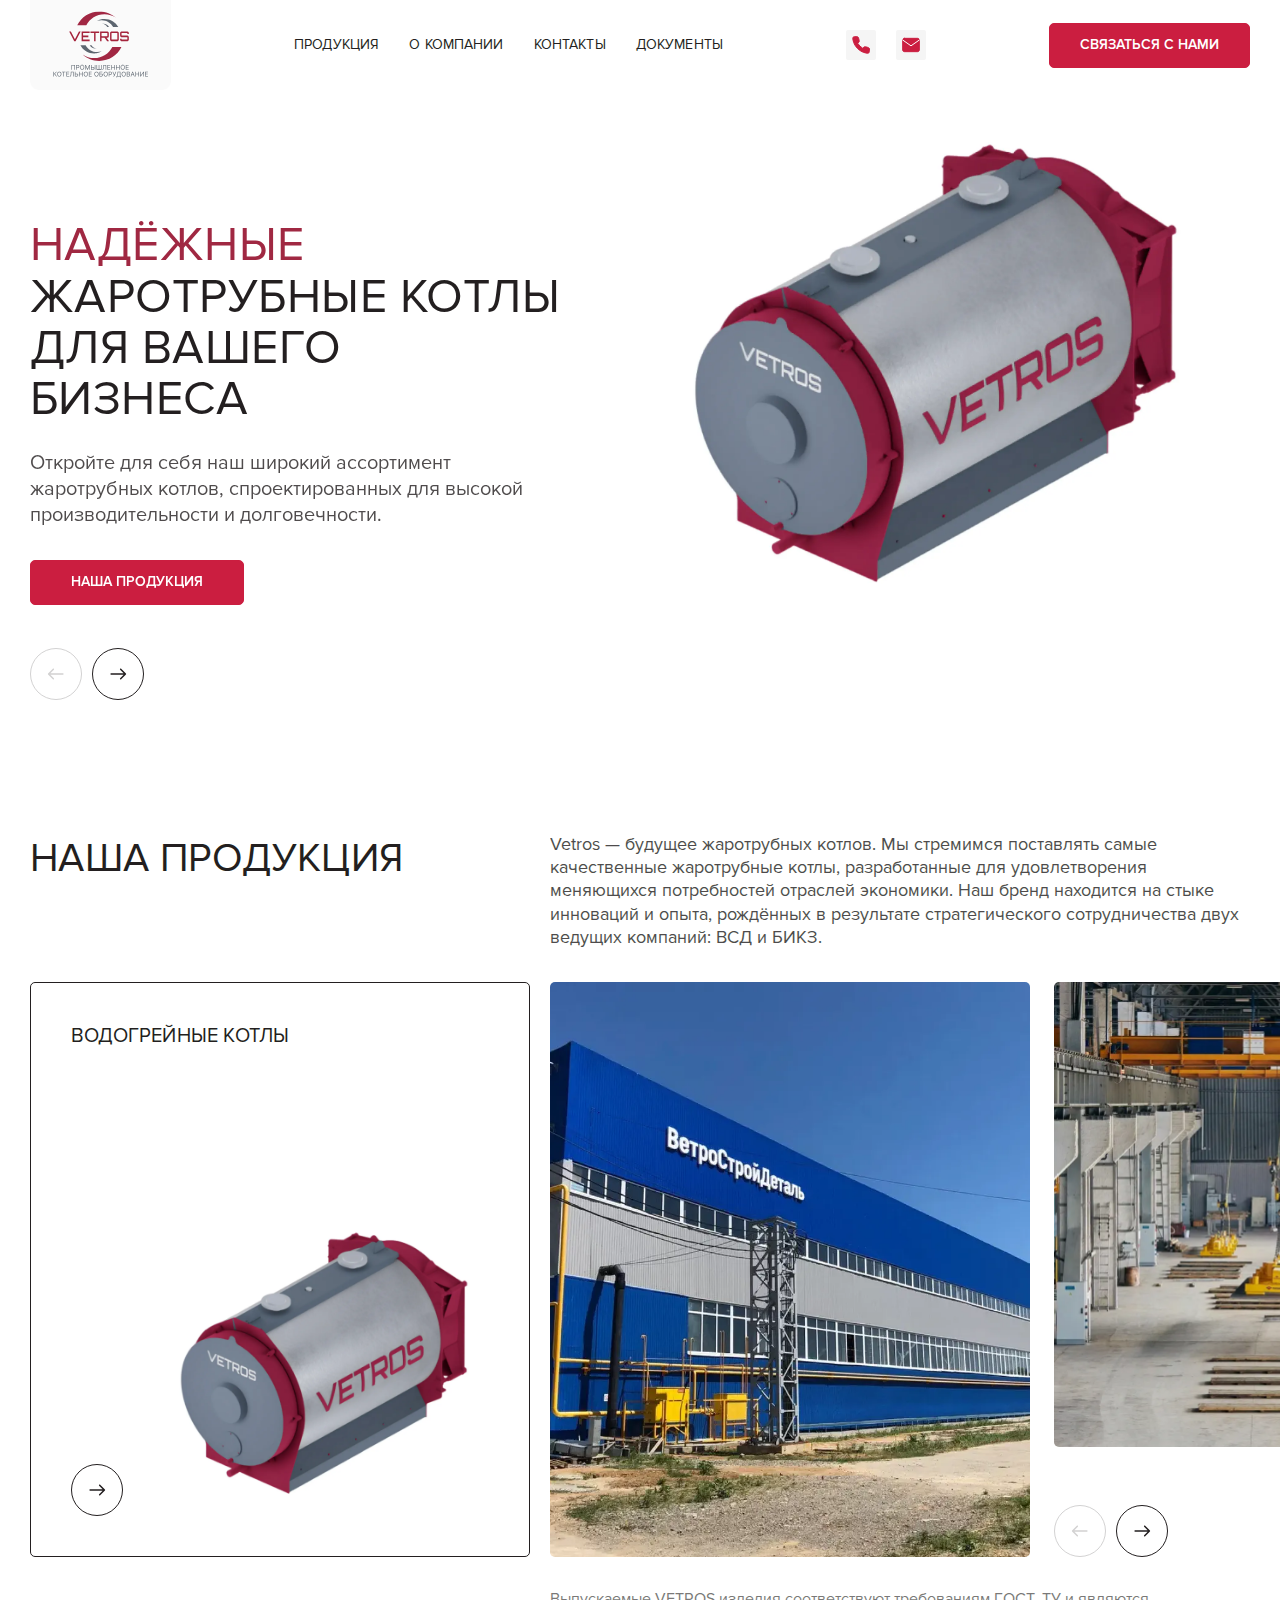
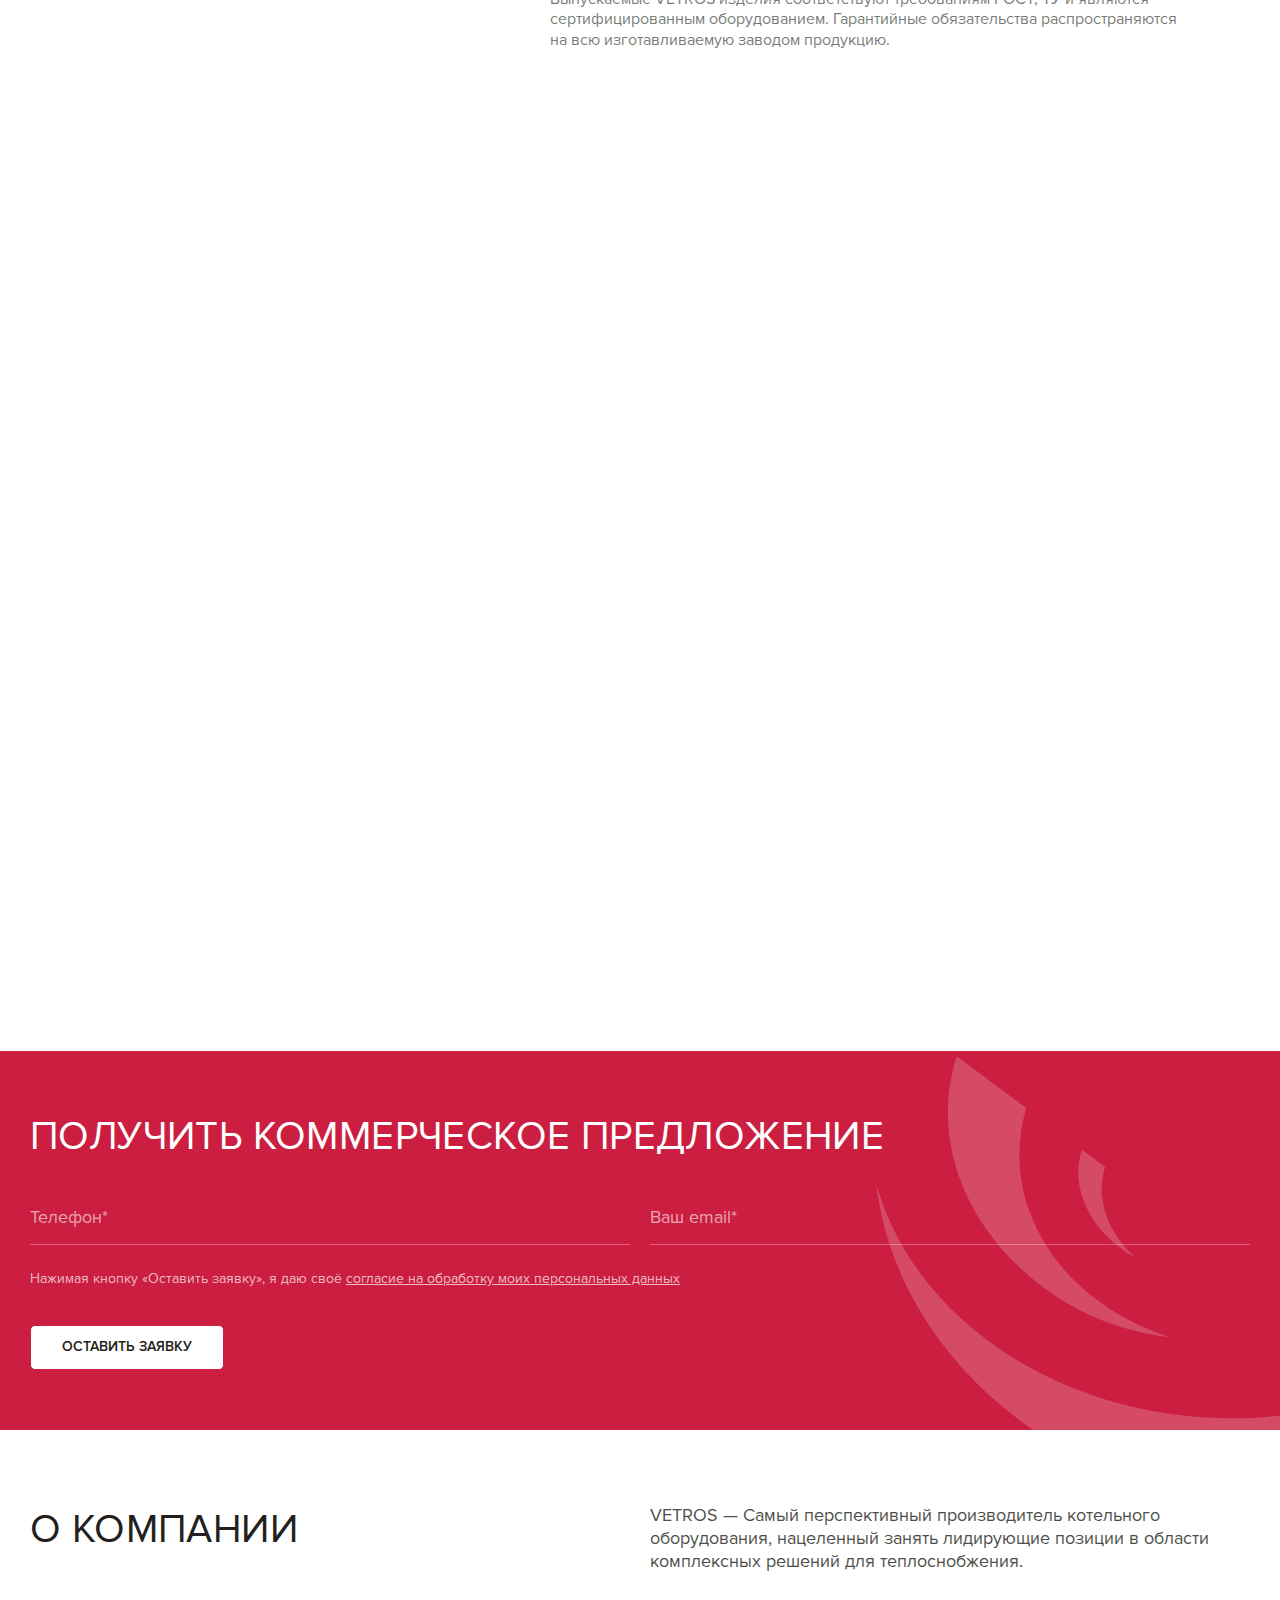
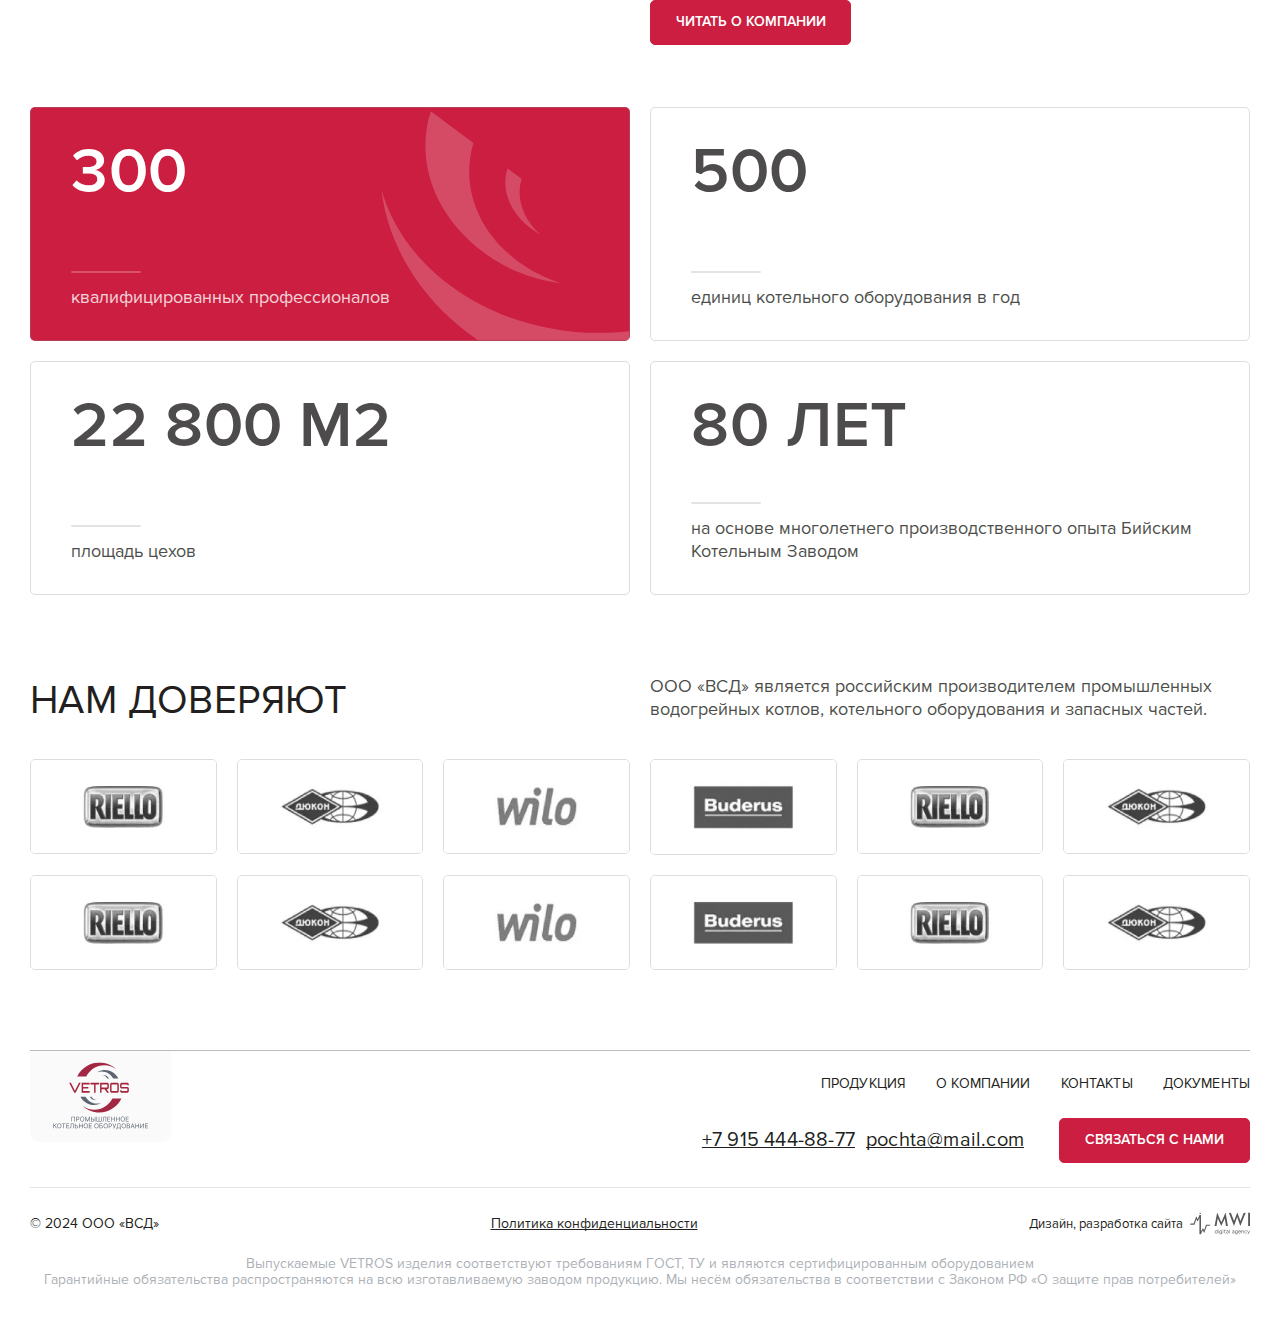
<file: index.html>
<!DOCTYPE html>
<html lang="ru">
    <head>
        <meta charset="UTF-8">
        <meta http-equiv="X-UA-Compatible" content="IE=edge">
        <meta http-equiv="Cache-Control" content="no-cache">
        <meta name="viewport" content="user-scalable=no, width=device-width, height=device-height">
        <meta name="description" content="Промышленное котельное производство">
        <meta name="keywords" content="Ключевые слова">
        <title>Vetros</title>
        <meta name="robots" content="index, follow">
        <meta name="HandheldFriendly" content="True">
        <meta name="format-detection" content="telephone=no">
        <meta name="format-detection" content="date=no">
        <meta name="format-detection" content="address=no">
        <meta name="format-detection" content="email=no">
        <meta name="application-name" content="Vetros">
        <meta name="color-scheme" content="only light">
        <meta property="og:title" content="Vetros">
        <meta property="og:type" content="website">
        <meta property="og:description" content="Промышленное котельное производство">
        <meta property="og:image" content="images/OG.webp">
        <meta property="og:site_name" content="Vetros">
        <link rel="icon" href="images/favicon.png" type="image/png">
        <link rel="stylesheet" href="https://cdn.jsdelivr.net/npm/swiper@11/swiper-bundle.min.css">
        <link rel="stylesheet" href="css/common.css">
        <link rel="stylesheet" href="css/index.css">
        <script defer src="https://cdn.jsdelivr.net/npm/swiper@11/swiper-bundle.min.js"></script>
        <script defer src="scripts/main.js"></script>
        <script defer src="scripts/phone.js" data-reload></script>
        <script defer src="scripts/tabs.js"></script>
        <script defer src="scripts/modal.js"></script>
    </head>
    <body>
        <header>
            <div class="container">
                <div class="menu_open" onclick="this.closest('header').classList.add('menu')"><img src="images/menu.svg"></div>
                <div class="menu_close" onclick="this.closest('header').classList.remove('menu')"><img src="images/cross.svg"></div><a class="logotype" href="index.html"><img src="images/logotype.svg" alt="Vetros"></a>
                <menu><a href="product.html">Продукция</a><a href="about.html">О компании</a><a href="contacts.html">Контакты</a><a href="documents.html">документы</a></menu>
                <div class="contacts"><a class="phone" href="tel:79154448877"><img src="images/phone.svg"><span>+7 915 444-88-77</span></a><a class="email" href="mailto:pochta@mail.com"><img src="images/email.svg"><span>pochta@mail.com</span></a></div>
                <button data-modal-target="offer">Связаться с нами</button>
            </div>
            <div class="modal_menu">
                <menu><a href="product.html">Продукция</a><a href="about.html">О компании</a><a href="contacts.html">Контакты</a><a href="documents.html">документы</a></menu>
                <div class="contacts"><a class="phone" href="tel:79154448877"><img src="images/phone.svg"><span>+7 915 444-88-77</span></a><a class="email" href="mailto:pochta@mail.com"><img src="images/email.svg"><span>pochta@mail.com</span></a></div>
                <button data-modal-target="offer">Связаться с нами</button>
            </div>
        </header>
        <main>
            <section class="main">
                <div class="container">
                    <div class="swiper">
                        <div class="swiper-wrapper">
                            <div class="swiper-slide">
                                <div class="text">
                                    <h1><b style="color: #A02842;">Надёжные</b> жаротрубные котлы для вашего бизнеса</h1><span>Откройте для себя наш широкий ассортимент жаротрубных котлов, спроектированных для высокой производительности и долговечности.</span><a class="button" href="product.html">НАША ПРОДУКЦИЯ</a>
                                </div>
                                <div class="image"><img src="images/1.webp" alt=""></div>
                                <div class="background"><img src="images/1.webp" alt=""></div>
                            </div>
                            <div class="swiper-slide">
                                <div class="text">
                                    <h1><b style="color: #A02842;">Надёжные</b> жаротрубные котлы для вашего бизнеса</h1><span>Откройте для себя наш широкий ассортимент жаротрубных котлов, спроектированных для высокой производительности и долговечности.</span><a class="button" href="product.html">НАША ПРОДУКЦИЯ</a>
                                </div>
                                <div class="image"><img src="images/1.webp" alt=""></div>
                                <div class="background"><img src="images/1.webp" alt=""></div>
                            </div>
                            <div class="swiper-slide">
                                <div class="text">
                                    <h1><b style="color: #A02842;">Надёжные</b> жаротрубные котлы для вашего бизнеса</h1><span>Откройте для себя наш широкий ассортимент жаротрубных котлов, спроектированных для высокой производительности и долговечности.</span><a class="button" href="product.html">НАША ПРОДУКЦИЯ</a>
                                </div>
                                <div class="image"><img src="images/1.webp" alt=""></div>
                                <div class="background"><img src="images/1.webp" alt=""></div>
                            </div>
                        </div>
                    </div>
                    <div class="swiper-navigation">
                        <div class="arrow"><svg width="52" height="52" viewBox="0 0 52 52" fill="none" xmlns="http://www.w3.org/2000/svg">
<circle cx="26" cy="26" r="25.5" stroke="#231F20"/>
<path d="M33.9578 26.5303C34.2507 26.2374 34.2507 25.7626 33.9578 25.4697L29.1848 20.6967C28.8919 20.4038 28.417 20.4038 28.1242 20.6967C27.8313 20.9896 27.8313 21.4645 28.1242 21.7574L32.3668 26L28.1242 30.2426C27.8313 30.5355 27.8313 31.0104 28.1242 31.3033C28.417 31.5962 28.8919 31.5962 29.1848 31.3033L33.9578 26.5303ZM18.5703 26.75H33.4275V25.25H18.5703V26.75Z" fill="#231F20"/>
</svg>

                        </div>
                        <div class="arrow"><svg width="52" height="52" viewBox="0 0 52 52" fill="none" xmlns="http://www.w3.org/2000/svg">
<circle cx="26" cy="26" r="25.5" stroke="#231F20"/>
<path d="M33.9578 26.5303C34.2507 26.2374 34.2507 25.7626 33.9578 25.4697L29.1848 20.6967C28.8919 20.4038 28.417 20.4038 28.1242 20.6967C27.8313 20.9896 27.8313 21.4645 28.1242 21.7574L32.3668 26L28.1242 30.2426C27.8313 30.5355 27.8313 31.0104 28.1242 31.3033C28.417 31.5962 28.8919 31.5962 29.1848 31.3033L33.9578 26.5303ZM18.5703 26.75H33.4275V25.25H18.5703V26.75Z" fill="#231F20"/>
</svg>

                        </div>
                    </div>
                </div>
            </section>
            <section class="products">
                <div class="container">
                    <h2>Наша продукция</h2><span class="description">Vetros — будущее жаротрубных котлов. Мы стремимся поставлять самые качественные жаротрубные котлы, разработанные для удовлетворения меняющихся потребностей отраслей экономики. Наш бренд находится на стыке инноваций и опыта, рождённых в результате стратегического сотрудничества двух ведущих компаний: ВСД и БИКЗ.</span><a class="product" href="products.html"><span>Водогрейные котлы</span><img src="images/1.webp" alt=" ">
                        <div class="arrow"><svg width="52" height="52" viewBox="0 0 52 52" fill="none" xmlns="http://www.w3.org/2000/svg">
<circle cx="26" cy="26" r="25.5" stroke="#231F20"/>
<path d="M33.9578 26.5303C34.2507 26.2374 34.2507 25.7626 33.9578 25.4697L29.1848 20.6967C28.8919 20.4038 28.417 20.4038 28.1242 20.6967C27.8313 20.9896 27.8313 21.4645 28.1242 21.7574L32.3668 26L28.1242 30.2426C27.8313 30.5355 27.8313 31.0104 28.1242 31.3033C28.417 31.5962 28.8919 31.5962 29.1848 31.3033L33.9578 26.5303ZM18.5703 26.75H33.4275V25.25H18.5703V26.75Z" fill="#231F20"/>
</svg>

                        </div></a>
                    <div class="swiper">
                        <div class="swiper-wrapper">
                            <div class="swiper-slide"><img src="images/2.webp" alt=" "></div>
                            <div class="swiper-slide"><img src="images/3.webp" alt=" "></div>
                            <div class="swiper-slide"><img src="images/4.webp" alt=" "></div>
                            <div class="swiper-slide"><img src="images/5.webp" alt=" "></div>
                        </div>
                        <div class="swiper-navigation">
                            <div class="arrow"><svg width="52" height="52" viewBox="0 0 52 52" fill="none" xmlns="http://www.w3.org/2000/svg">
<circle cx="26" cy="26" r="25.5" stroke="#231F20"/>
<path d="M33.9578 26.5303C34.2507 26.2374 34.2507 25.7626 33.9578 25.4697L29.1848 20.6967C28.8919 20.4038 28.417 20.4038 28.1242 20.6967C27.8313 20.9896 27.8313 21.4645 28.1242 21.7574L32.3668 26L28.1242 30.2426C27.8313 30.5355 27.8313 31.0104 28.1242 31.3033C28.417 31.5962 28.8919 31.5962 29.1848 31.3033L33.9578 26.5303ZM18.5703 26.75H33.4275V25.25H18.5703V26.75Z" fill="#231F20"/>
</svg>

                            </div>
                            <div class="arrow"><svg width="52" height="52" viewBox="0 0 52 52" fill="none" xmlns="http://www.w3.org/2000/svg">
<circle cx="26" cy="26" r="25.5" stroke="#231F20"/>
<path d="M33.9578 26.5303C34.2507 26.2374 34.2507 25.7626 33.9578 25.4697L29.1848 20.6967C28.8919 20.4038 28.417 20.4038 28.1242 20.6967C27.8313 20.9896 27.8313 21.4645 28.1242 21.7574L32.3668 26L28.1242 30.2426C27.8313 30.5355 27.8313 31.0104 28.1242 31.3033C28.417 31.5962 28.8919 31.5962 29.1848 31.3033L33.9578 26.5303ZM18.5703 26.75H33.4275V25.25H18.5703V26.75Z" fill="#231F20"/>
</svg>

                            </div>
                        </div>
                    </div><span class="additional">Выпускаемые VETROS изделия соответствуют требованиям ГОСТ, ТУ и являются сертифицированным оборудованием. Гарантийные обязательства распространяются на всю изготавливаемую заводом продукцию.</span>
                </div>
            </section>
            <section class="sketch"><div class="sketchfab-embed-wrapper">
<iframe title="vetros_hulf02" frameborder="0" allowfullscreen mozallowfullscreen="true" webkitallowfullscreen="true" allow="autoplay; fullscreen; xr-spatial-tracking" xr-spatial-tracking execution-while-out-of-viewport execution-while-not-rendered web-share src="https://sketchfab.com/models/29b24b9a52f842d89ad391923bf3efed/embed?autostart=1&dnt=1"> </iframe>
</div>
            </section>
            <section class="offer">
                <div class="container">
                    <h2>Получить коммерческое предложение</h2>
                    <form action="" onsubmit="event.preventDefault(); validateEmail(this, event);">
                        <div class="row">
                            <fieldset class="input">
                                <input type="tel" placeholder="Телефон" autocomplete="off" oninvalid="event.preventDefault(); this.classList.add('error'); this.nextElementSibling.nextElementSibling.textContent = this.validationMessage" onclick="this.classList.remove('error')" required>
                                <label>Телефон</label><span></span><svg width="18" height="18" viewBox="0 0 18 18" fill="none" xmlns="http://www.w3.org/2000/svg">
<circle cx="9" cy="9" r="9" fill="#CB1E40"/>
<path d="M9.43636 4L9.34545 11.0021H8.29091L8.2 4H9.43636ZM8.81818 13.8182C8.59394 13.8182 8.40152 13.7341 8.24091 13.5661C8.0803 13.398 8 13.1966 8 12.9619C8 12.7273 8.0803 12.5259 8.24091 12.3578C8.40152 12.1897 8.59394 12.1057 8.81818 12.1057C9.04242 12.1057 9.23485 12.1897 9.39545 12.3578C9.55606 12.5259 9.63636 12.7273 9.63636 12.9619C9.63636 13.1173 9.59848 13.26 9.52273 13.3901C9.45 13.5201 9.35152 13.6247 9.22727 13.704C9.10606 13.7801 8.9697 13.8182 8.81818 13.8182Z" fill="white"/>
</svg>

                            </fieldset>
                            <fieldset class="input">
                                <input type="email" placeholder="Ваш email" autocomplete="off" oninvalid="event.preventDefault(); this.classList.add('error'); this.nextElementSibling.nextElementSibling.textContent = this.validationMessage" onclick="this.classList.remove('error')" pattern="[a-zA-Z0-9._-]+@[a-zA-Z0-9.-]+.[a-zA-Z]{2,10}" onkeyup="validateLat(this, event)" required>
                                <label>Ваш email</label><span></span><svg width="18" height="18" viewBox="0 0 18 18" fill="none" xmlns="http://www.w3.org/2000/svg">
<circle cx="9" cy="9" r="9" fill="#CB1E40"/>
<path d="M9.43636 4L9.34545 11.0021H8.29091L8.2 4H9.43636ZM8.81818 13.8182C8.59394 13.8182 8.40152 13.7341 8.24091 13.5661C8.0803 13.398 8 13.1966 8 12.9619C8 12.7273 8.0803 12.5259 8.24091 12.3578C8.40152 12.1897 8.59394 12.1057 8.81818 12.1057C9.04242 12.1057 9.23485 12.1897 9.39545 12.3578C9.55606 12.5259 9.63636 12.7273 9.63636 12.9619C9.63636 13.1173 9.59848 13.26 9.52273 13.3901C9.45 13.5201 9.35152 13.6247 9.22727 13.704C9.10606 13.7801 8.9697 13.8182 8.81818 13.8182Z" fill="white"/>
</svg>

                            </fieldset>
                        </div><span class="policy">Нажимая кнопку «Оставить заявку», я даю своё <a href="###">согласие на обработку моих персональных данных</a></span>
                        <button>Оставить заявку</button>
                    </form>
                </div><img class="background" src="images/offer_background.svg" alt=" ">
                <div class="success">
                    <div class="text">
                        <h2>заявка успешно отправлена!</h2><span>Наш менеджер скоро с вами свяжется.</span>
                    </div>
                    <div class="contact"><span>Если остались вопросы, свяжитесь с нами:</span><a class="phone" href="tel:+7 915 444-88-77">+7 915 444-88-77</a><a class="email" href="mailto:pochta@mail.com">pochta@mail.com</a></div>
                </div>
            </section>
            <section class="about">
                <div class="container">
                    <div class="text">
                        <h2>О компании</h2>
                        <div class="description"><span>VETROS — Самый перспективный производитель котельного оборудования, нацеленный занять лидирующие позиции в области комплексных решений для теплоснобжения.</span><a class="button" href="about.html">Читать о компании</a></div>
                    </div>
                    <div class="advantages">
                        <div class="advantage"><strong>300</strong><span>квалифицированных профессионалов</span></div>
                        <div class="advantage"><strong>500</strong><span>единиц котельного оборудования в год</span></div>
                        <div class="advantage"><strong>22 800 м2</strong><span>площадь цехов</span></div>
                        <div class="advantage"><strong>80 лет</strong><span>на основе многолетнего производственного опыта Бийским Котельным Заводом</span></div>
                    </div>
                </div>
            </section>
            <section class="trust">
                <div class="container">
                    <div class="text">
                        <h2>Нам доверяют</h2><span>ООО «ВСД» является российским производителем промышленных водогрейных котлов, котельного оборудования и запасных частей.</span>
                    </div>
                    <div class="swiper">
                        <div class="swiper-wrapper">
                            <div class="swiper-slide"><img src="images/6.webp" alt=""></div>
                            <div class="swiper-slide"><img src="images/7.webp" alt=""></div>
                            <div class="swiper-slide"><img src="images/8.webp" alt=""></div>
                            <div class="swiper-slide"><img src="images/9.webp" alt=""></div>
                            <div class="swiper-slide"><img src="images/6.webp" alt=""></div>
                            <div class="swiper-slide"><img src="images/7.webp" alt=""></div>
                            <div class="swiper-slide"><img src="images/6.webp" alt=""></div>
                            <div class="swiper-slide"><img src="images/7.webp" alt=""></div>
                            <div class="swiper-slide"><img src="images/8.webp" alt=""></div>
                            <div class="swiper-slide"><img src="images/9.webp" alt=""></div>
                            <div class="swiper-slide"><img src="images/6.webp" alt=""></div>
                            <div class="swiper-slide"><img src="images/7.webp" alt=""></div>
                        </div>
                    </div>
                </div>
            </section>
        </main>
        <footer>
            <div class="container">
                <div class="top"><a class="logotype" href="index.html"><img src="images/logotype.svg" alt="Vetros"></a>
                    <menu><a href="product.html">Продукция</a><a href="about.html">О компании</a><a href="contacts.html">Контакты</a><a href="documents.html">документы</a></menu>
                    <div class="contacts">
                        <div class="links"><a href="tel:79154448877">+7 915 444-88-77</a><a href="mailto:pochta@mail.com">pochta@mail.com</a></div>
                        <button data-modal-target="offer">Связаться с нами</button>
                    </div>
                </div>
                <div class="bottom"><span class="copyright">© 2024 ООО «‎ВСД»</span><a class="policy" href="policy.html">Политика конфиденциальности</a><a class="mwi" href="https://mwi.me/" target="blank"><span>Дизайн, разработка сайта</span><img src="images/mwi.svg" alt=""></a></div><span class="gost">Выпускаемые VETROS изделия соответствуют требованиям ГОСТ, ТУ и являются сертифицированным оборудованием <br>Гарантийные обязательства распространяются на всю изготавливаемую заводом продукцию. Мы несём обязательства в соответствии с Законом РФ «О защите прав потребителей»</span>
            </div>
        </footer>
    </body>
</html>
</file>
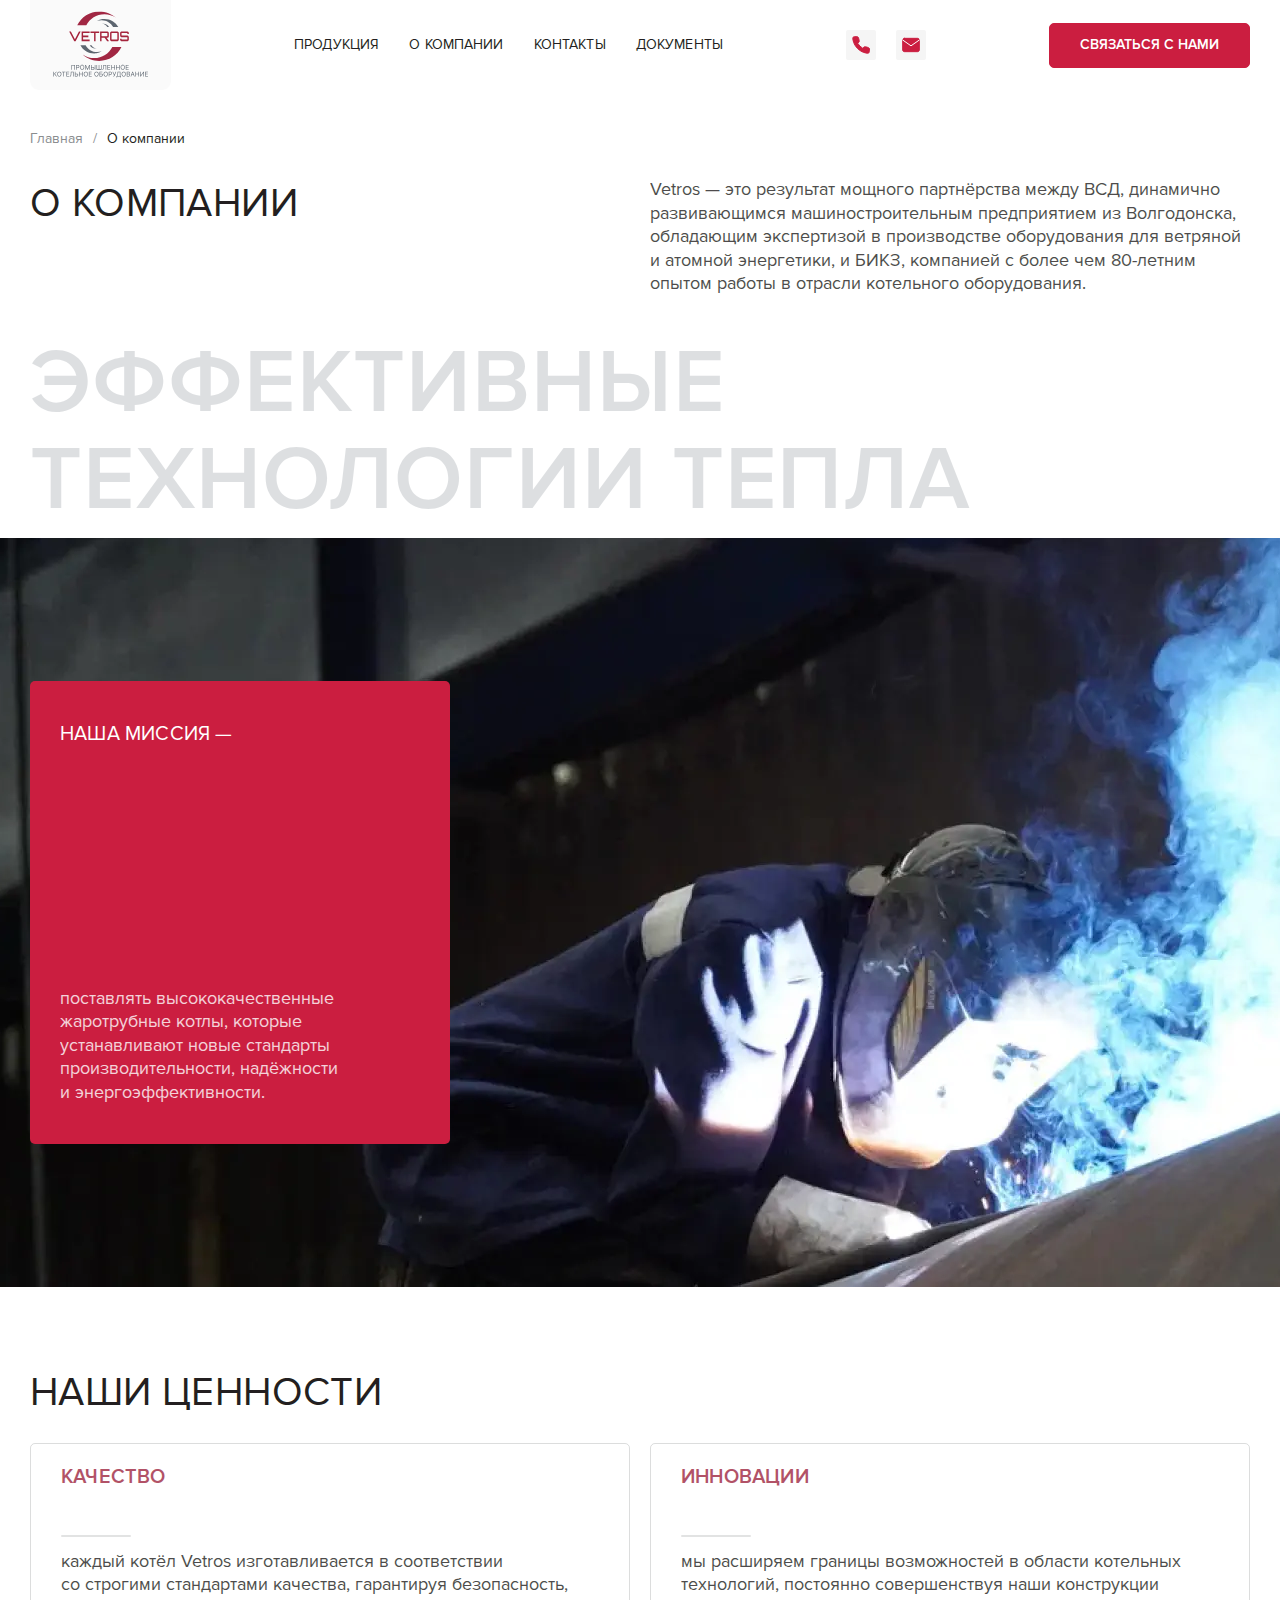
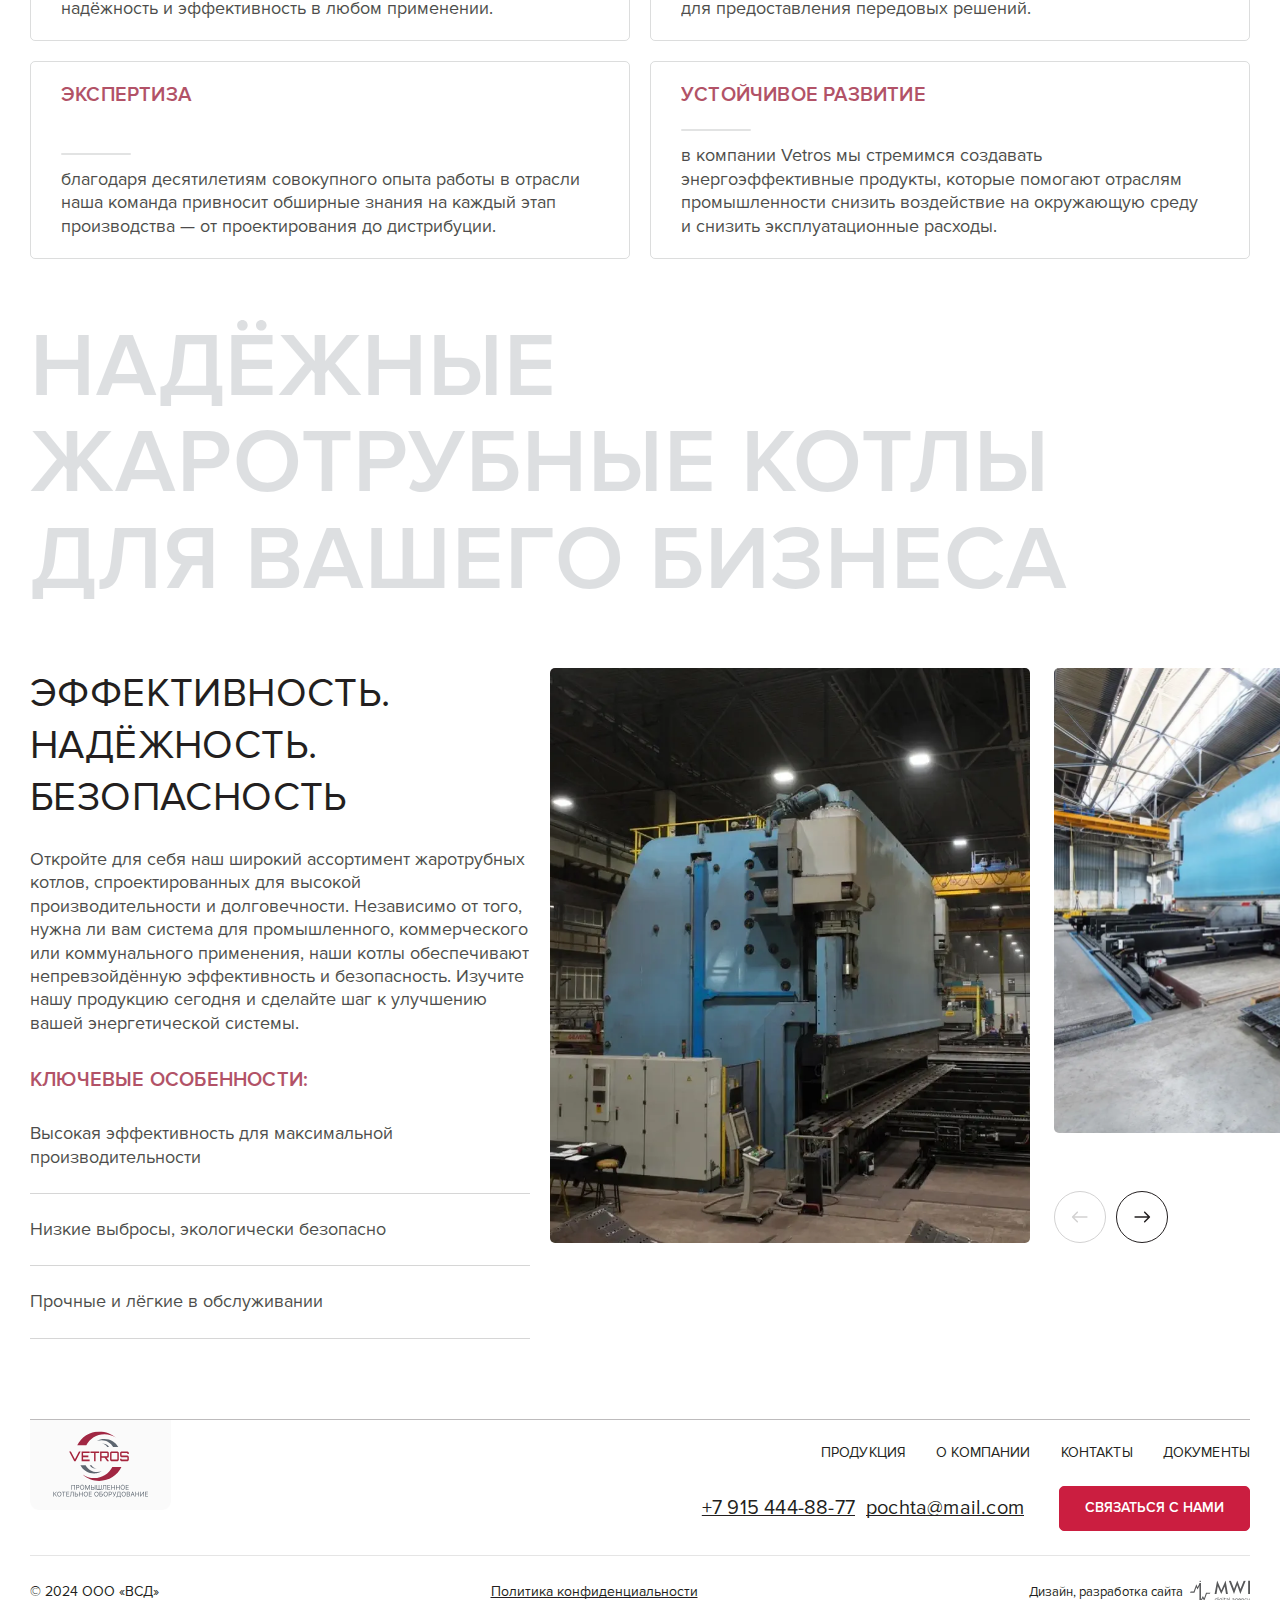
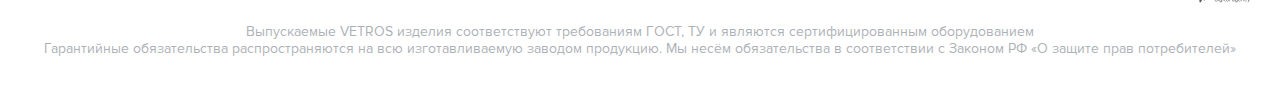
<file: about.html>
<!DOCTYPE html>
<html lang="ru">
    <head>
        <meta charset="UTF-8">
        <meta http-equiv="X-UA-Compatible" content="IE=edge">
        <meta http-equiv="Cache-Control" content="no-cache">
        <meta name="viewport" content="user-scalable=no, width=device-width, height=device-height">
        <meta name="description" content="Промышленное котельное производство">
        <meta name="keywords" content="Ключевые слова">
        <title>Vetros</title>
        <meta name="robots" content="index, follow">
        <meta name="HandheldFriendly" content="True">
        <meta name="format-detection" content="telephone=no">
        <meta name="format-detection" content="date=no">
        <meta name="format-detection" content="address=no">
        <meta name="format-detection" content="email=no">
        <meta name="application-name" content="Vetros">
        <meta name="color-scheme" content="only light">
        <meta property="og:title" content="Vetros">
        <meta property="og:type" content="website">
        <meta property="og:description" content="Промышленное котельное производство">
        <meta property="og:image" content="images/OG.webp">
        <meta property="og:site_name" content="Vetros">
        <link rel="icon" href="images/favicon.png" type="image/png">
        <link rel="stylesheet" href="https://cdn.jsdelivr.net/npm/swiper@11/swiper-bundle.min.css">
        <link rel="stylesheet" href="css/common.css">
        <link rel="stylesheet" href="css/about.css">
        <script defer src="https://cdn.jsdelivr.net/npm/swiper@11/swiper-bundle.min.js"></script>
        <script defer src="scripts/main.js"></script>
        <script defer src="scripts/phone.js" data-reload></script>
        <script defer src="scripts/tabs.js"></script>
        <script defer src="scripts/modal.js"></script>
    </head>
    <body>
        <header>
            <div class="container">
                <div class="menu_open" onclick="this.closest('header').classList.add('menu')"><img src="images/menu.svg"></div>
                <div class="menu_close" onclick="this.closest('header').classList.remove('menu')"><img src="images/cross.svg"></div><a class="logotype" href="index.html"><img src="images/logotype.svg" alt="Vetros"></a>
                <menu><a href="product.html">Продукция</a><a href="about.html">О компании</a><a href="contacts.html">Контакты</a><a href="documents.html">документы</a></menu>
                <div class="contacts"><a class="phone" href="tel:79154448877"><img src="images/phone.svg"><span>+7 915 444-88-77</span></a><a class="email" href="mailto:pochta@mail.com"><img src="images/email.svg"><span>pochta@mail.com</span></a></div>
                <button data-modal-target="offer">Связаться с нами</button>
            </div>
            <div class="modal_menu">
                <menu><a href="product.html">Продукция</a><a href="about.html">О компании</a><a href="contacts.html">Контакты</a><a href="documents.html">документы</a></menu>
                <div class="contacts"><a class="phone" href="tel:79154448877"><img src="images/phone.svg"><span>+7 915 444-88-77</span></a><a class="email" href="mailto:pochta@mail.com"><img src="images/email.svg"><span>pochta@mail.com</span></a></div>
                <button data-modal-target="offer">Связаться с нами</button>
            </div>
        </header>
        <main>
            <section class="main">
                <div class="breadcrumbs"><a href="index.html">Главная</a><span>О компании</span></div>
                <div class="text">
                    <h1>О компании</h1><span>Vetros — это результат мощного партнёрства между ВСД, динамично развивающимся машиностроительным предприятием из Волгодонска, обладающим экспертизой в производстве оборудования для ветряной и атомной энергетики, и БИКЗ, компанией с более чем 80-летним опытом работы в отрасли котельного оборудования.</span>
                </div><span class="transparent">Эффективные технологии тепла</span>
                <div class="mission">
                    <div class="description"><strong>Наша миссия —</strong><span>поставлять высококачественные жаротрубные котлы, которые устанавливают новые стандарты производительности, надёжности и энергоэффективности.</span></div><img src="images/15.webp" alt="">
                </div>
            </section>
            <section class="values">
                <div class="container">
                    <h2>Наши ценности</h2>
                    <div class="advantages">
                        <div class="advantage"><strong>Качество</strong><span>каждый котёл Vetros изготавливается в соответствии со строгими стандартами качества, гарантируя безопасность, надёжность и эффективность в любом применении.</span></div>
                        <div class="advantage"><strong>Инновации</strong><span>мы расширяем границы возможностей в области котельных технологий, постоянно совершенствуя наши конструкции для предоставления передовых решений.</span></div>
                        <div class="advantage"><strong>Экспертиза</strong><span>благодаря десятилетиям совокупного опыта работы в отрасли наша команда привносит обширные знания на каждый этап производства — от проектирования до дистрибуции.</span></div>
                        <div class="advantage"><strong>Устойчивое развитие</strong><span>в компании Vetros мы стремимся создавать энергоэффективные продукты, которые помогают отраслям промышленности снизить воздействие на окружающую среду и снизить эксплуатационные расходы.</span></div>
                    </div><span class="transparent">Надёжные жаротрубные котлы для вашего бизнеса</span>
                </div>
            </section>
            <section class="safety">
                <div class="container">
                    <div class="text">
                        <h2>Эффективность. <br>Надёжность. Безопасность</h2><span>Откройте для себя наш широкий ассортимент жаротрубных котлов, спроектированных для высокой производительности и долговечности. Независимо от того, нужна ли вам система для промышленного, коммерческого или коммунального применения, наши котлы обеспечивают непревзойдённую эффективность и безопасность. Изучите нашу продукцию сегодня и сделайте шаг к улучшению вашей энергетической системы.</span><strong>Ключевые особенности:</strong>
                        <ul>
                            <li>Высокая эффективность для максимальной производительности</li>
                            <li>Низкие выбросы, экологически безопасно</li>
                            <li>Прочные и лёгкие в обслуживании</li>
                        </ul>
                    </div>
                    <div class="swiper">
                        <div class="swiper-wrapper">
                            <div class="swiper-slide"><img src="images/14.webp" alt=" "></div>
                            <div class="swiper-slide"><img src="images/11.webp" alt=" "></div>
                            <div class="swiper-slide"><img src="images/12.webp" alt=" "></div>
                            <div class="swiper-slide"><img src="images/13.webp" alt=" "></div>
                        </div>
                        <div class="swiper-navigation">
                            <div class="arrow"><svg width="52" height="52" viewBox="0 0 52 52" fill="none" xmlns="http://www.w3.org/2000/svg">
<circle cx="26" cy="26" r="25.5" stroke="#231F20"/>
<path d="M33.9578 26.5303C34.2507 26.2374 34.2507 25.7626 33.9578 25.4697L29.1848 20.6967C28.8919 20.4038 28.417 20.4038 28.1242 20.6967C27.8313 20.9896 27.8313 21.4645 28.1242 21.7574L32.3668 26L28.1242 30.2426C27.8313 30.5355 27.8313 31.0104 28.1242 31.3033C28.417 31.5962 28.8919 31.5962 29.1848 31.3033L33.9578 26.5303ZM18.5703 26.75H33.4275V25.25H18.5703V26.75Z" fill="#231F20"/>
</svg>

                            </div>
                            <div class="arrow"><svg width="52" height="52" viewBox="0 0 52 52" fill="none" xmlns="http://www.w3.org/2000/svg">
<circle cx="26" cy="26" r="25.5" stroke="#231F20"/>
<path d="M33.9578 26.5303C34.2507 26.2374 34.2507 25.7626 33.9578 25.4697L29.1848 20.6967C28.8919 20.4038 28.417 20.4038 28.1242 20.6967C27.8313 20.9896 27.8313 21.4645 28.1242 21.7574L32.3668 26L28.1242 30.2426C27.8313 30.5355 27.8313 31.0104 28.1242 31.3033C28.417 31.5962 28.8919 31.5962 29.1848 31.3033L33.9578 26.5303ZM18.5703 26.75H33.4275V25.25H18.5703V26.75Z" fill="#231F20"/>
</svg>

                            </div>
                        </div>
                    </div>
                </div>
            </section>
        </main>
        <footer>
            <div class="container">
                <div class="top"><a class="logotype" href="index.html"><img src="images/logotype.svg" alt="Vetros"></a>
                    <menu><a href="product.html">Продукция</a><a href="about.html">О компании</a><a href="contacts.html">Контакты</a><a href="documents.html">документы</a></menu>
                    <div class="contacts">
                        <div class="links"><a href="tel:79154448877">+7 915 444-88-77</a><a href="mailto:pochta@mail.com">pochta@mail.com</a></div>
                        <button data-modal-target="offer">Связаться с нами</button>
                    </div>
                </div>
                <div class="bottom"><span class="copyright">© 2024 ООО «‎ВСД»</span><a class="policy" href="policy.html">Политика конфиденциальности</a><a class="mwi" href="https://mwi.me/" target="blank"><span>Дизайн, разработка сайта</span><img src="images/mwi.svg" alt=""></a></div><span class="gost">Выпускаемые VETROS изделия соответствуют требованиям ГОСТ, ТУ и являются сертифицированным оборудованием <br>Гарантийные обязательства распространяются на всю изготавливаемую заводом продукцию. Мы несём обязательства в соответствии с Законом РФ «О защите прав потребителей»</span>
            </div>
        </footer>
    </body>
</html>
</file>
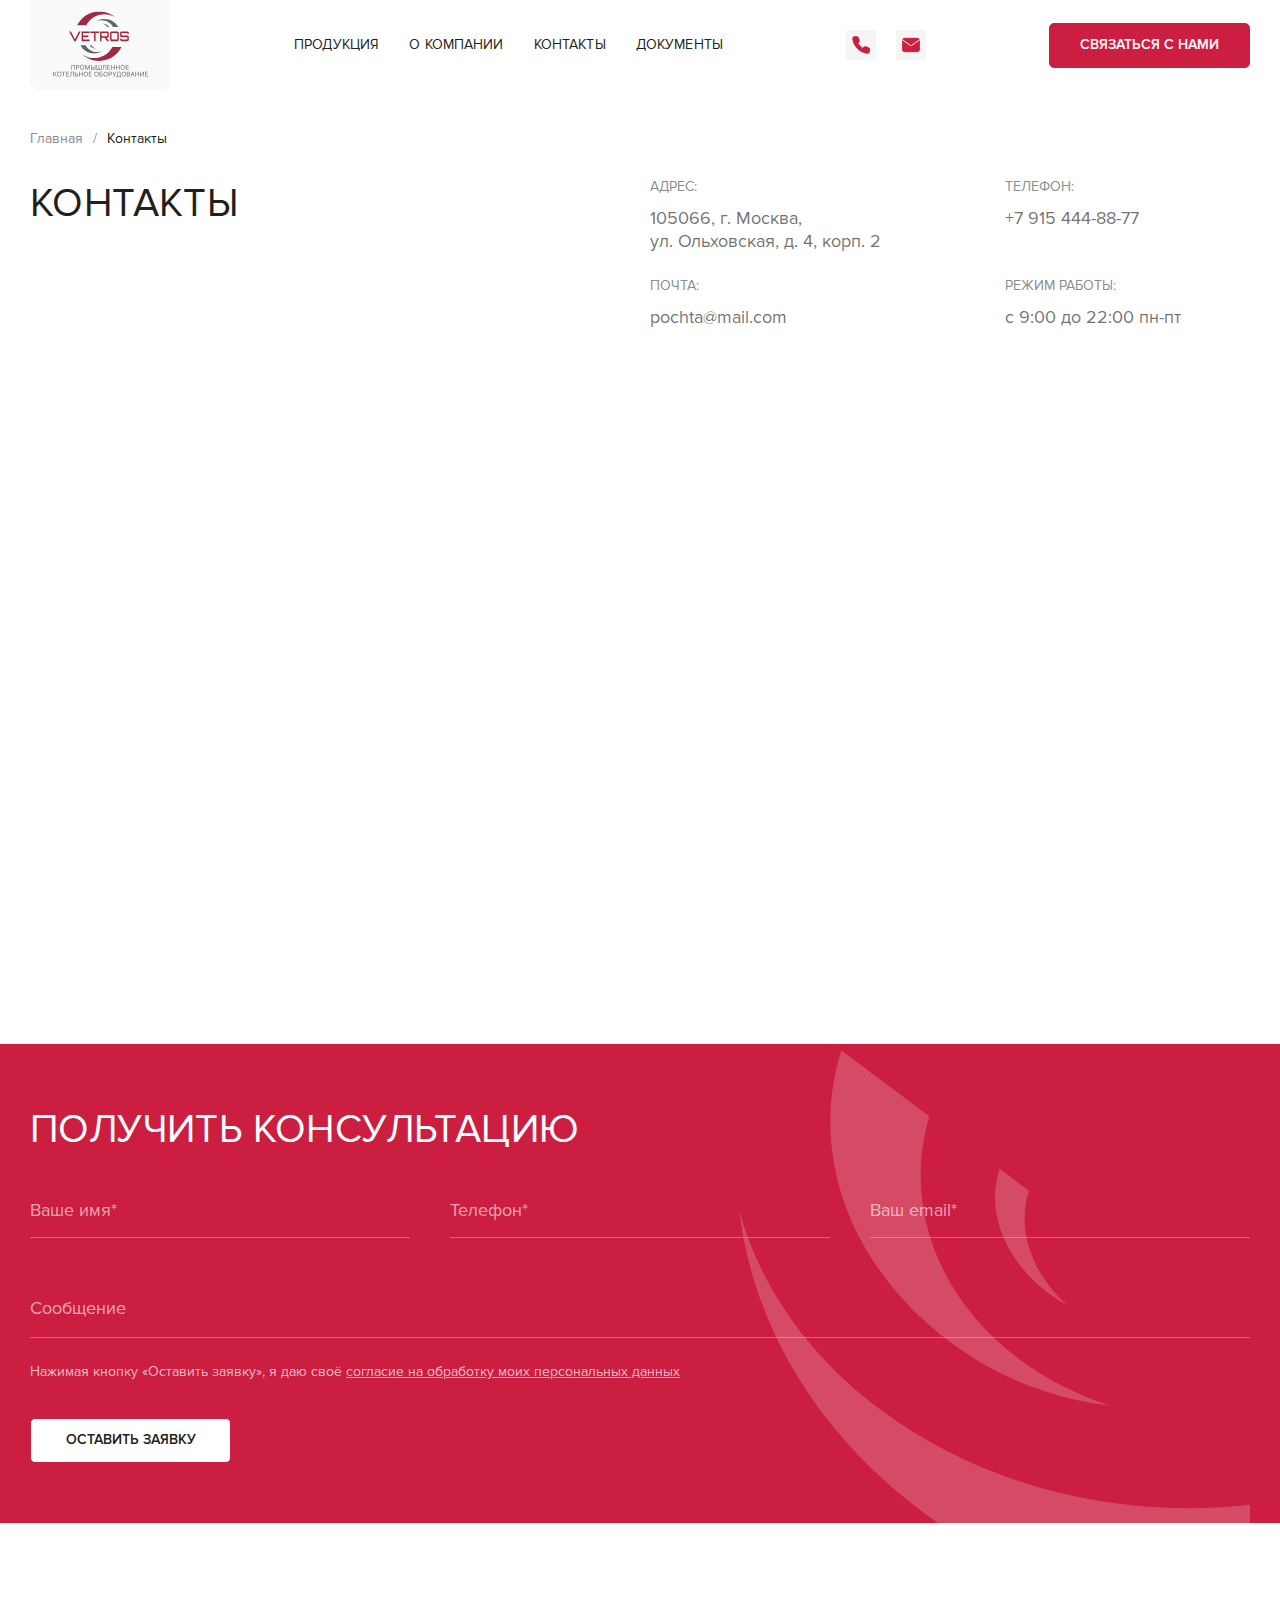
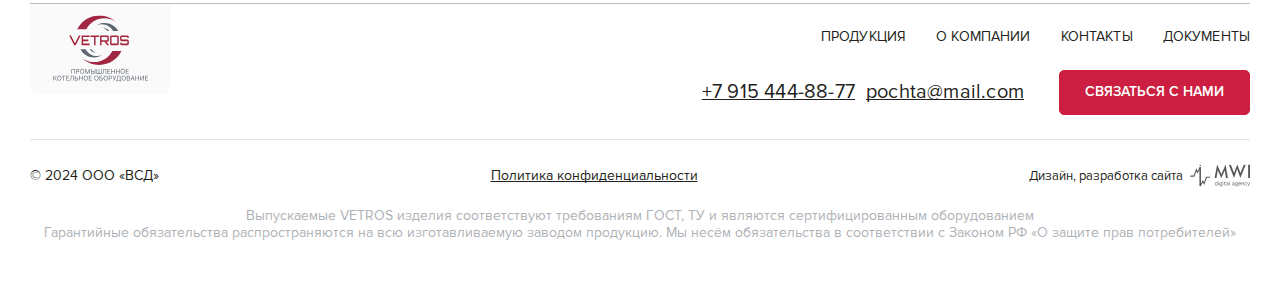
<file: contacts.html>
<!DOCTYPE html>
<html lang="ru">
    <head>
        <meta charset="UTF-8">
        <meta http-equiv="X-UA-Compatible" content="IE=edge">
        <meta http-equiv="Cache-Control" content="no-cache">
        <meta name="viewport" content="user-scalable=no, width=device-width, height=device-height">
        <meta name="description" content="Промышленное котельное производство">
        <meta name="keywords" content="Ключевые слова">
        <title>Vetros</title>
        <meta name="robots" content="index, follow">
        <meta name="HandheldFriendly" content="True">
        <meta name="format-detection" content="telephone=no">
        <meta name="format-detection" content="date=no">
        <meta name="format-detection" content="address=no">
        <meta name="format-detection" content="email=no">
        <meta name="application-name" content="Vetros">
        <meta name="color-scheme" content="only light">
        <meta property="og:title" content="Vetros">
        <meta property="og:type" content="website">
        <meta property="og:description" content="Промышленное котельное производство">
        <meta property="og:image" content="images/OG.webp">
        <meta property="og:site_name" content="Vetros">
        <link rel="icon" href="images/favicon.png" type="image/png">
        <link rel="stylesheet" href="https://cdn.jsdelivr.net/npm/swiper@11/swiper-bundle.min.css">
        <link rel="stylesheet" href="css/common.css">
        <link rel="stylesheet" href="css/contacts.css">
        <script defer src="https://cdn.jsdelivr.net/npm/swiper@11/swiper-bundle.min.js"></script>
        <script defer src="scripts/main.js"></script>
        <script defer src="scripts/phone.js" data-reload></script>
        <script defer src="scripts/tabs.js"></script>
        <script defer src="scripts/modal.js"></script>
    </head>
    <body>
        <header>
            <div class="container">
                <div class="menu_open" onclick="this.closest('header').classList.add('menu')"><img src="images/menu.svg"></div>
                <div class="menu_close" onclick="this.closest('header').classList.remove('menu')"><img src="images/cross.svg"></div><a class="logotype" href="index.html"><img src="images/logotype.svg" alt="Vetros"></a>
                <menu><a href="product.html">Продукция</a><a href="about.html">О компании</a><a href="contacts.html">Контакты</a><a href="documents.html">документы</a></menu>
                <div class="contacts"><a class="phone" href="tel:79154448877"><img src="images/phone.svg"><span>+7 915 444-88-77</span></a><a class="email" href="mailto:pochta@mail.com"><img src="images/email.svg"><span>pochta@mail.com</span></a></div>
                <button data-modal-target="offer">Связаться с нами</button>
            </div>
            <div class="modal_menu">
                <menu><a href="product.html">Продукция</a><a href="about.html">О компании</a><a href="contacts.html">Контакты</a><a href="documents.html">документы</a></menu>
                <div class="contacts"><a class="phone" href="tel:79154448877"><img src="images/phone.svg"><span>+7 915 444-88-77</span></a><a class="email" href="mailto:pochta@mail.com"><img src="images/email.svg"><span>pochta@mail.com</span></a></div>
                <button data-modal-target="offer">Связаться с нами</button>
            </div>
        </header>
        <main>
            <section class="main">
                <div class="container">
                    <div class="breadcrumbs"><a href="index.html">Главная</a><span>Контакты</span></div>
                    <div class="text">
                        <h1>Контакты</h1>
                        <div class="list">
                            <div class="contact"><span>Адрес:</span><span>105066, г. Москва, ул. Ольховская, д. 4, корп. 2</span></div>
                            <div class="contact"><span>Телефон:</span><a href="tel:+7 915 444-88-77"> +7 915 444-88-77</a></div>
                            <div class="contact"><span>Почта:</span><a href="mailto:pochta@mail.com"> pochta@mail.com</a></div>
                            <div class="contact"><span>Режим работы:</span><span>с 9:00 до 22:00 пн-пт</span></div>
                        </div>
                    </div>
                </div>
            </section>
            <section class="map">
                <div id="map"></div>
                <script defer src="scripts/map.js"></script>
                <script src="https://api-maps.yandex.ru/2.1/?lang=ru-RU" type="text/javascript"></script>
            </section>
            <section class="consult">
                <div class="container">
                    <h2>Получить консультацию</h2>
                    <form action="" onsubmit="event.preventDefault(); validateEmail(this, event);">
                        <div class="row">
                            <fieldset class="input">
                                <input type="text" placeholder="Ваше имя*" autocomplete="off" oninvalid="event.preventDefault(); this.classList.add('error'); this.nextElementSibling.nextElementSibling.textContent = this.validationMessage" onclick="this.classList.remove('error')" onkeyup="validateCyr(this, event)" minlength="2" pattern="[А-Яа-яЁё ]+" required>
                                <label>Ваше имя</label><span></span><svg width="18" height="18" viewBox="0 0 18 18" fill="none" xmlns="http://www.w3.org/2000/svg">
<circle cx="9" cy="9" r="9" fill="#CB1E40"/>
<path d="M9.43636 4L9.34545 11.0021H8.29091L8.2 4H9.43636ZM8.81818 13.8182C8.59394 13.8182 8.40152 13.7341 8.24091 13.5661C8.0803 13.398 8 13.1966 8 12.9619C8 12.7273 8.0803 12.5259 8.24091 12.3578C8.40152 12.1897 8.59394 12.1057 8.81818 12.1057C9.04242 12.1057 9.23485 12.1897 9.39545 12.3578C9.55606 12.5259 9.63636 12.7273 9.63636 12.9619C9.63636 13.1173 9.59848 13.26 9.52273 13.3901C9.45 13.5201 9.35152 13.6247 9.22727 13.704C9.10606 13.7801 8.9697 13.8182 8.81818 13.8182Z" fill="white"/>
</svg>

                            </fieldset>
                            <fieldset class="input">
                                <input type="tel" placeholder="Телефон" autocomplete="off" oninvalid="event.preventDefault(); this.classList.add('error'); this.nextElementSibling.nextElementSibling.textContent = this.validationMessage" onclick="this.classList.remove('error')" required>
                                <label>Телефон</label><span></span><svg width="18" height="18" viewBox="0 0 18 18" fill="none" xmlns="http://www.w3.org/2000/svg">
<circle cx="9" cy="9" r="9" fill="#CB1E40"/>
<path d="M9.43636 4L9.34545 11.0021H8.29091L8.2 4H9.43636ZM8.81818 13.8182C8.59394 13.8182 8.40152 13.7341 8.24091 13.5661C8.0803 13.398 8 13.1966 8 12.9619C8 12.7273 8.0803 12.5259 8.24091 12.3578C8.40152 12.1897 8.59394 12.1057 8.81818 12.1057C9.04242 12.1057 9.23485 12.1897 9.39545 12.3578C9.55606 12.5259 9.63636 12.7273 9.63636 12.9619C9.63636 13.1173 9.59848 13.26 9.52273 13.3901C9.45 13.5201 9.35152 13.6247 9.22727 13.704C9.10606 13.7801 8.9697 13.8182 8.81818 13.8182Z" fill="white"/>
</svg>

                            </fieldset>
                            <fieldset class="input">
                                <input type="email" placeholder="Ваш email" autocomplete="off" oninvalid="event.preventDefault(); this.classList.add('error'); this.nextElementSibling.nextElementSibling.textContent = this.validationMessage" onclick="this.classList.remove('error')" pattern="[a-zA-Z0-9._-]+@[a-zA-Z0-9.-]+.[a-zA-Z]{2,10}" onkeyup="validateLat(this, event)" required>
                                <label>Ваш email</label><span></span><svg width="18" height="18" viewBox="0 0 18 18" fill="none" xmlns="http://www.w3.org/2000/svg">
<circle cx="9" cy="9" r="9" fill="#CB1E40"/>
<path d="M9.43636 4L9.34545 11.0021H8.29091L8.2 4H9.43636ZM8.81818 13.8182C8.59394 13.8182 8.40152 13.7341 8.24091 13.5661C8.0803 13.398 8 13.1966 8 12.9619C8 12.7273 8.0803 12.5259 8.24091 12.3578C8.40152 12.1897 8.59394 12.1057 8.81818 12.1057C9.04242 12.1057 9.23485 12.1897 9.39545 12.3578C9.55606 12.5259 9.63636 12.7273 9.63636 12.9619C9.63636 13.1173 9.59848 13.26 9.52273 13.3901C9.45 13.5201 9.35152 13.6247 9.22727 13.704C9.10606 13.7801 8.9697 13.8182 8.81818 13.8182Z" fill="white"/>
</svg>

                            </fieldset>
                        </div>
                        <div class="textarea">
                            <textarea placeholder="Сообщение" rows="1" oninput="autosize(this)"></textarea>
                        </div><span class="policy">Нажимая кнопку «Оставить заявку», я даю своё <a href="###">согласие на обработку моих персональных данных</a></span>
                        <button>Оставить заявку</button>
                    </form>
                </div><img class="background" src="images/offer_background.svg" alt=" ">
                <div class="success">
                    <div class="text">
                        <h2>заявка успешно отправлена!</h2><span>Наш менеджер скоро с вами свяжется.</span>
                    </div>
                    <div class="contact"><span>Если остались вопросы, свяжитесь с нами:</span><a class="phone" href="tel:+7 915 444-88-77">+7 915 444-88-77</a><a class="email" href="mailto:pochta@mail.com">pochta@mail.com</a></div>
                </div>
            </section>
        </main>
        <footer>
            <div class="container">
                <div class="top"><a class="logotype" href="index.html"><img src="images/logotype.svg" alt="Vetros"></a>
                    <menu><a href="product.html">Продукция</a><a href="about.html">О компании</a><a href="contacts.html">Контакты</a><a href="documents.html">документы</a></menu>
                    <div class="contacts">
                        <div class="links"><a href="tel:79154448877">+7 915 444-88-77</a><a href="mailto:pochta@mail.com">pochta@mail.com</a></div>
                        <button data-modal-target="offer">Связаться с нами</button>
                    </div>
                </div>
                <div class="bottom"><span class="copyright">© 2024 ООО «‎ВСД»</span><a class="policy" href="policy.html">Политика конфиденциальности</a><a class="mwi" href="https://mwi.me/" target="blank"><span>Дизайн, разработка сайта</span><img src="images/mwi.svg" alt=""></a></div><span class="gost">Выпускаемые VETROS изделия соответствуют требованиям ГОСТ, ТУ и являются сертифицированным оборудованием <br>Гарантийные обязательства распространяются на всю изготавливаемую заводом продукцию. Мы несём обязательства в соответствии с Законом РФ «О защите прав потребителей»</span>
            </div>
        </footer>
    </body>
</html>
</file>
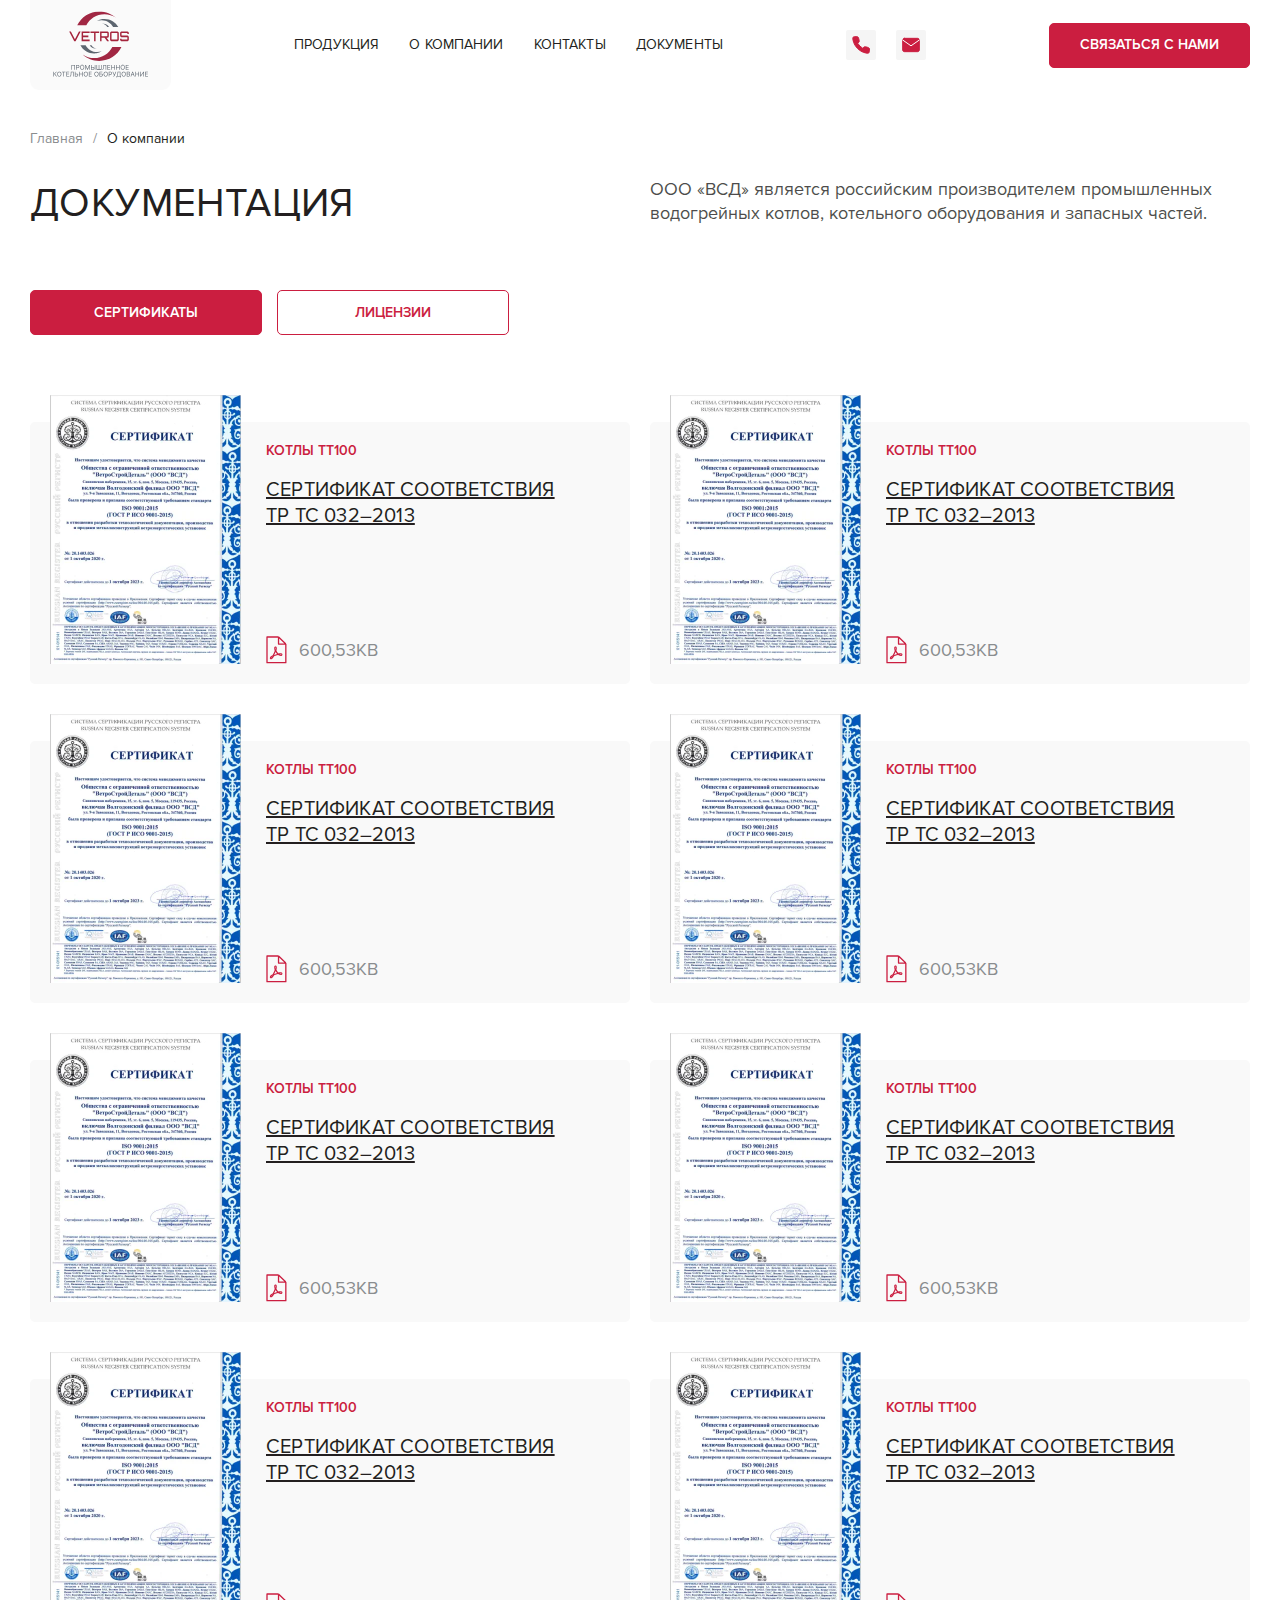
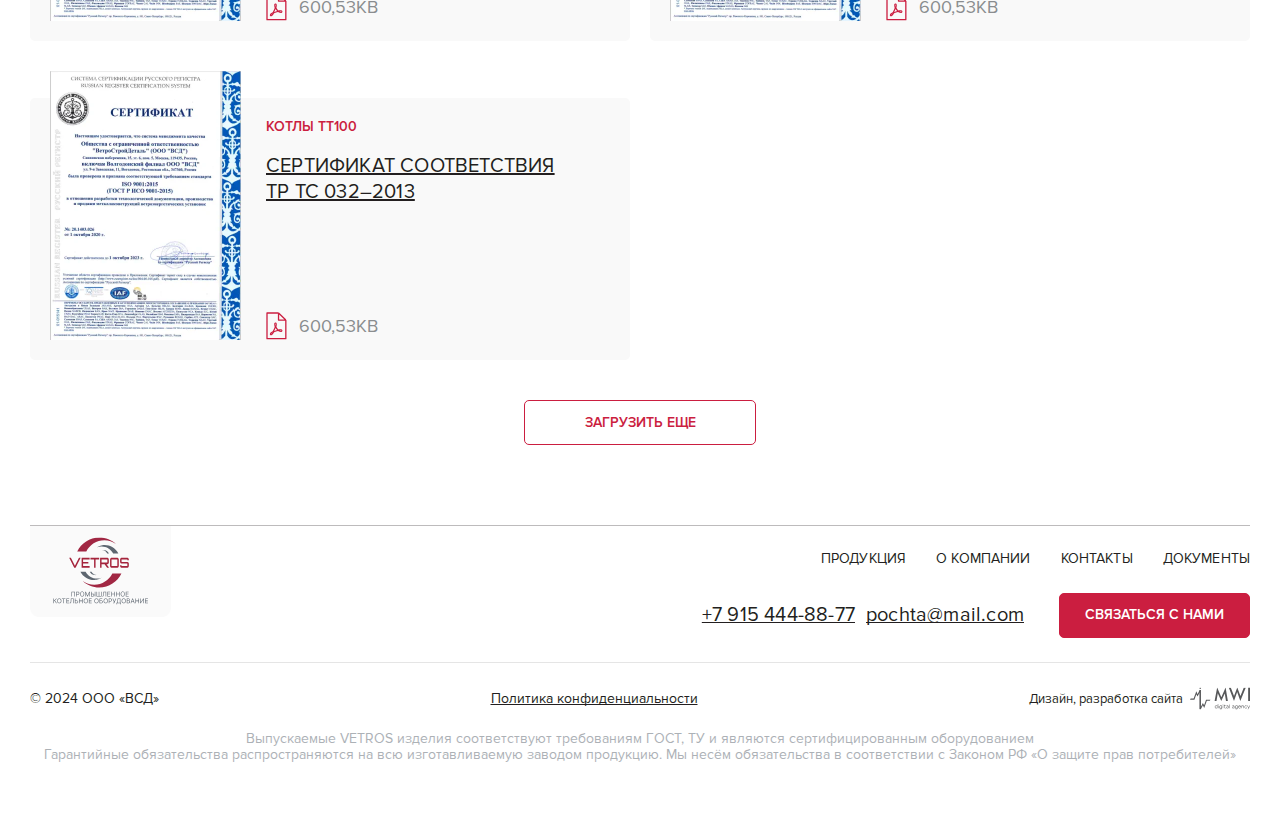
<file: documents.html>
<!DOCTYPE html>
<html lang="ru">
    <head>
        <meta charset="UTF-8">
        <meta http-equiv="X-UA-Compatible" content="IE=edge">
        <meta http-equiv="Cache-Control" content="no-cache">
        <meta name="viewport" content="user-scalable=no, width=device-width, height=device-height">
        <meta name="description" content="Промышленное котельное производство">
        <meta name="keywords" content="Ключевые слова">
        <title>Vetros</title>
        <meta name="robots" content="index, follow">
        <meta name="HandheldFriendly" content="True">
        <meta name="format-detection" content="telephone=no">
        <meta name="format-detection" content="date=no">
        <meta name="format-detection" content="address=no">
        <meta name="format-detection" content="email=no">
        <meta name="application-name" content="Vetros">
        <meta name="color-scheme" content="only light">
        <meta property="og:title" content="Vetros">
        <meta property="og:type" content="website">
        <meta property="og:description" content="Промышленное котельное производство">
        <meta property="og:image" content="images/OG.webp">
        <meta property="og:site_name" content="Vetros">
        <link rel="icon" href="images/favicon.png" type="image/png">
        <link rel="stylesheet" href="https://cdn.jsdelivr.net/npm/swiper@11/swiper-bundle.min.css">
        <link rel="stylesheet" href="css/common.css">
        <link rel="stylesheet" href="css/documents.css">
        <script defer src="https://cdn.jsdelivr.net/npm/swiper@11/swiper-bundle.min.js"></script>
        <script defer src="scripts/main.js"></script>
        <script defer src="scripts/phone.js" data-reload></script>
        <script defer src="scripts/tabs.js"></script>
        <script defer src="scripts/modal.js"></script>
    </head>
    <body>
        <header>
            <div class="container">
                <div class="menu_open" onclick="this.closest('header').classList.add('menu')"><img src="images/menu.svg"></div>
                <div class="menu_close" onclick="this.closest('header').classList.remove('menu')"><img src="images/cross.svg"></div><a class="logotype" href="index.html"><img src="images/logotype.svg" alt="Vetros"></a>
                <menu><a href="product.html">Продукция</a><a href="about.html">О компании</a><a href="contacts.html">Контакты</a><a href="documents.html">документы</a></menu>
                <div class="contacts"><a class="phone" href="tel:79154448877"><img src="images/phone.svg"><span>+7 915 444-88-77</span></a><a class="email" href="mailto:pochta@mail.com"><img src="images/email.svg"><span>pochta@mail.com</span></a></div>
                <button data-modal-target="offer">Связаться с нами</button>
            </div>
            <div class="modal_menu">
                <menu><a href="product.html">Продукция</a><a href="about.html">О компании</a><a href="contacts.html">Контакты</a><a href="documents.html">документы</a></menu>
                <div class="contacts"><a class="phone" href="tel:79154448877"><img src="images/phone.svg"><span>+7 915 444-88-77</span></a><a class="email" href="mailto:pochta@mail.com"><img src="images/email.svg"><span>pochta@mail.com</span></a></div>
                <button data-modal-target="offer">Связаться с нами</button>
            </div>
        </header>
        <main>
            <section class="main">
                <div class="breadcrumbs"><a href="index.html">Главная</a><span>О компании</span></div>
                <div class="text">
                    <h1>Документация</h1><span>ООО «ВСД» является российским производителем промышленных водогрейных котлов, котельного оборудования и запасных частей.</span>
                </div>
                <div class="tabs">
                    <div class="tabs_captions"><a class="tab_caption opened">Сертификаты</a><a class="tab_caption">Лицензии</a></div>
                    <div class="tabs_content">
                        <div class="tab_content opened">
                            <div class="list">
                                            <div class="doc"><a class="preview" href="images/empty.pdf" target="blank"><img src="images/10.webp" alt=""></a>
                                                <div class="description"><span>Котлы ТТ100</span><a href="images/empty.pdf" target="blank">
                                                        <h3>Сертификат соответствия ТР ТС 032–2013</h3></a></div>
                                                <div class="file"><img src="images/pdf.svg" alt=""><span>600,53KB</span></div>
                                            </div>
                                            <div class="doc"><a class="preview" href="images/empty.pdf" target="blank"><img src="images/10.webp" alt=""></a>
                                                <div class="description"><span>Котлы ТТ100</span><a href="images/empty.pdf" target="blank">
                                                        <h3>Сертификат соответствия ТР ТС 032–2013</h3></a></div>
                                                <div class="file"><img src="images/pdf.svg" alt=""><span>600,53KB</span></div>
                                            </div>
                                            <div class="doc"><a class="preview" href="images/empty.pdf" target="blank"><img src="images/10.webp" alt=""></a>
                                                <div class="description"><span>Котлы ТТ100</span><a href="images/empty.pdf" target="blank">
                                                        <h3>Сертификат соответствия ТР ТС 032–2013</h3></a></div>
                                                <div class="file"><img src="images/pdf.svg" alt=""><span>600,53KB</span></div>
                                            </div>
                                            <div class="doc"><a class="preview" href="images/empty.pdf" target="blank"><img src="images/10.webp" alt=""></a>
                                                <div class="description"><span>Котлы ТТ100</span><a href="images/empty.pdf" target="blank">
                                                        <h3>Сертификат соответствия ТР ТС 032–2013</h3></a></div>
                                                <div class="file"><img src="images/pdf.svg" alt=""><span>600,53KB</span></div>
                                            </div>
                                            <div class="doc"><a class="preview" href="images/empty.pdf" target="blank"><img src="images/10.webp" alt=""></a>
                                                <div class="description"><span>Котлы ТТ100</span><a href="images/empty.pdf" target="blank">
                                                        <h3>Сертификат соответствия ТР ТС 032–2013</h3></a></div>
                                                <div class="file"><img src="images/pdf.svg" alt=""><span>600,53KB</span></div>
                                            </div>
                                            <div class="doc"><a class="preview" href="images/empty.pdf" target="blank"><img src="images/10.webp" alt=""></a>
                                                <div class="description"><span>Котлы ТТ100</span><a href="images/empty.pdf" target="blank">
                                                        <h3>Сертификат соответствия ТР ТС 032–2013</h3></a></div>
                                                <div class="file"><img src="images/pdf.svg" alt=""><span>600,53KB</span></div>
                                            </div>
                                            <div class="doc"><a class="preview" href="images/empty.pdf" target="blank"><img src="images/10.webp" alt=""></a>
                                                <div class="description"><span>Котлы ТТ100</span><a href="images/empty.pdf" target="blank">
                                                        <h3>Сертификат соответствия ТР ТС 032–2013</h3></a></div>
                                                <div class="file"><img src="images/pdf.svg" alt=""><span>600,53KB</span></div>
                                            </div>
                                            <div class="doc"><a class="preview" href="images/empty.pdf" target="blank"><img src="images/10.webp" alt=""></a>
                                                <div class="description"><span>Котлы ТТ100</span><a href="images/empty.pdf" target="blank">
                                                        <h3>Сертификат соответствия ТР ТС 032–2013</h3></a></div>
                                                <div class="file"><img src="images/pdf.svg" alt=""><span>600,53KB</span></div>
                                            </div>
                                            <div class="doc"><a class="preview" href="images/empty.pdf" target="blank"><img src="images/10.webp" alt=""></a>
                                                <div class="description"><span>Котлы ТТ100</span><a href="images/empty.pdf" target="blank">
                                                        <h3>Сертификат соответствия ТР ТС 032–2013</h3></a></div>
                                                <div class="file"><img src="images/pdf.svg" alt=""><span>600,53KB</span></div>
                                            </div>
                            </div><a class="button more">загрузить еще</a>
                        </div>
                        <div class="tab_content">
                            <div class="list">
                                            <div class="doc"><a class="preview" href="images/empty.pdf" target="blank"><img src="images/10.webp" alt=""></a>
                                                <div class="description"><span>Котлы ТТ100</span><a href="images/empty.pdf" target="blank">
                                                        <h3>Лицензия ТР ТС 032–2013</h3></a></div>
                                                <div class="file"><img src="images/pdf.svg" alt=""><span>600,53KB</span></div>
                                            </div>
                                            <div class="doc"><a class="preview" href="images/empty.pdf" target="blank"><img src="images/10.webp" alt=""></a>
                                                <div class="description"><span>Котлы ТТ100</span><a href="images/empty.pdf" target="blank">
                                                        <h3>Лицензия ТР ТС 032–2013</h3></a></div>
                                                <div class="file"><img src="images/pdf.svg" alt=""><span>600,53KB</span></div>
                                            </div>
                                            <div class="doc"><a class="preview" href="images/empty.pdf" target="blank"><img src="images/10.webp" alt=""></a>
                                                <div class="description"><span>Котлы ТТ100</span><a href="images/empty.pdf" target="blank">
                                                        <h3>Лицензия ТР ТС 032–2013</h3></a></div>
                                                <div class="file"><img src="images/pdf.svg" alt=""><span>600,53KB</span></div>
                                            </div>
                                            <div class="doc"><a class="preview" href="images/empty.pdf" target="blank"><img src="images/10.webp" alt=""></a>
                                                <div class="description"><span>Котлы ТТ100</span><a href="images/empty.pdf" target="blank">
                                                        <h3>Лицензия ТР ТС 032–2013</h3></a></div>
                                                <div class="file"><img src="images/pdf.svg" alt=""><span>600,53KB</span></div>
                                            </div>
                                            <div class="doc"><a class="preview" href="images/empty.pdf" target="blank"><img src="images/10.webp" alt=""></a>
                                                <div class="description"><span>Котлы ТТ100</span><a href="images/empty.pdf" target="blank">
                                                        <h3>Лицензия ТР ТС 032–2013</h3></a></div>
                                                <div class="file"><img src="images/pdf.svg" alt=""><span>600,53KB</span></div>
                                            </div>
                                            <div class="doc"><a class="preview" href="images/empty.pdf" target="blank"><img src="images/10.webp" alt=""></a>
                                                <div class="description"><span>Котлы ТТ100</span><a href="images/empty.pdf" target="blank">
                                                        <h3>Лицензия ТР ТС 032–2013</h3></a></div>
                                                <div class="file"><img src="images/pdf.svg" alt=""><span>600,53KB</span></div>
                                            </div>
                                            <div class="doc"><a class="preview" href="images/empty.pdf" target="blank"><img src="images/10.webp" alt=""></a>
                                                <div class="description"><span>Котлы ТТ100</span><a href="images/empty.pdf" target="blank">
                                                        <h3>Лицензия ТР ТС 032–2013</h3></a></div>
                                                <div class="file"><img src="images/pdf.svg" alt=""><span>600,53KB</span></div>
                                            </div>
                                            <div class="doc"><a class="preview" href="images/empty.pdf" target="blank"><img src="images/10.webp" alt=""></a>
                                                <div class="description"><span>Котлы ТТ100</span><a href="images/empty.pdf" target="blank">
                                                        <h3>Лицензия ТР ТС 032–2013</h3></a></div>
                                                <div class="file"><img src="images/pdf.svg" alt=""><span>600,53KB</span></div>
                                            </div>
                                            <div class="doc"><a class="preview" href="images/empty.pdf" target="blank"><img src="images/10.webp" alt=""></a>
                                                <div class="description"><span>Котлы ТТ100</span><a href="images/empty.pdf" target="blank">
                                                        <h3>Лицензия ТР ТС 032–2013</h3></a></div>
                                                <div class="file"><img src="images/pdf.svg" alt=""><span>600,53KB</span></div>
                                            </div>
                            </div><a class="button more">загрузить еще</a>
                        </div>
                    </div>
                </div>
            </section>
        </main>
        <footer>
            <div class="container">
                <div class="top"><a class="logotype" href="index.html"><img src="images/logotype.svg" alt="Vetros"></a>
                    <menu><a href="product.html">Продукция</a><a href="about.html">О компании</a><a href="contacts.html">Контакты</a><a href="documents.html">документы</a></menu>
                    <div class="contacts">
                        <div class="links"><a href="tel:79154448877">+7 915 444-88-77</a><a href="mailto:pochta@mail.com">pochta@mail.com</a></div>
                        <button data-modal-target="offer">Связаться с нами</button>
                    </div>
                </div>
                <div class="bottom"><span class="copyright">© 2024 ООО «‎ВСД»</span><a class="policy" href="policy.html">Политика конфиденциальности</a><a class="mwi" href="https://mwi.me/" target="blank"><span>Дизайн, разработка сайта</span><img src="images/mwi.svg" alt=""></a></div><span class="gost">Выпускаемые VETROS изделия соответствуют требованиям ГОСТ, ТУ и являются сертифицированным оборудованием <br>Гарантийные обязательства распространяются на всю изготавливаемую заводом продукцию. Мы несём обязательства в соответствии с Законом РФ «О защите прав потребителей»</span>
            </div>
        </footer>
    </body>
</html>
</file>
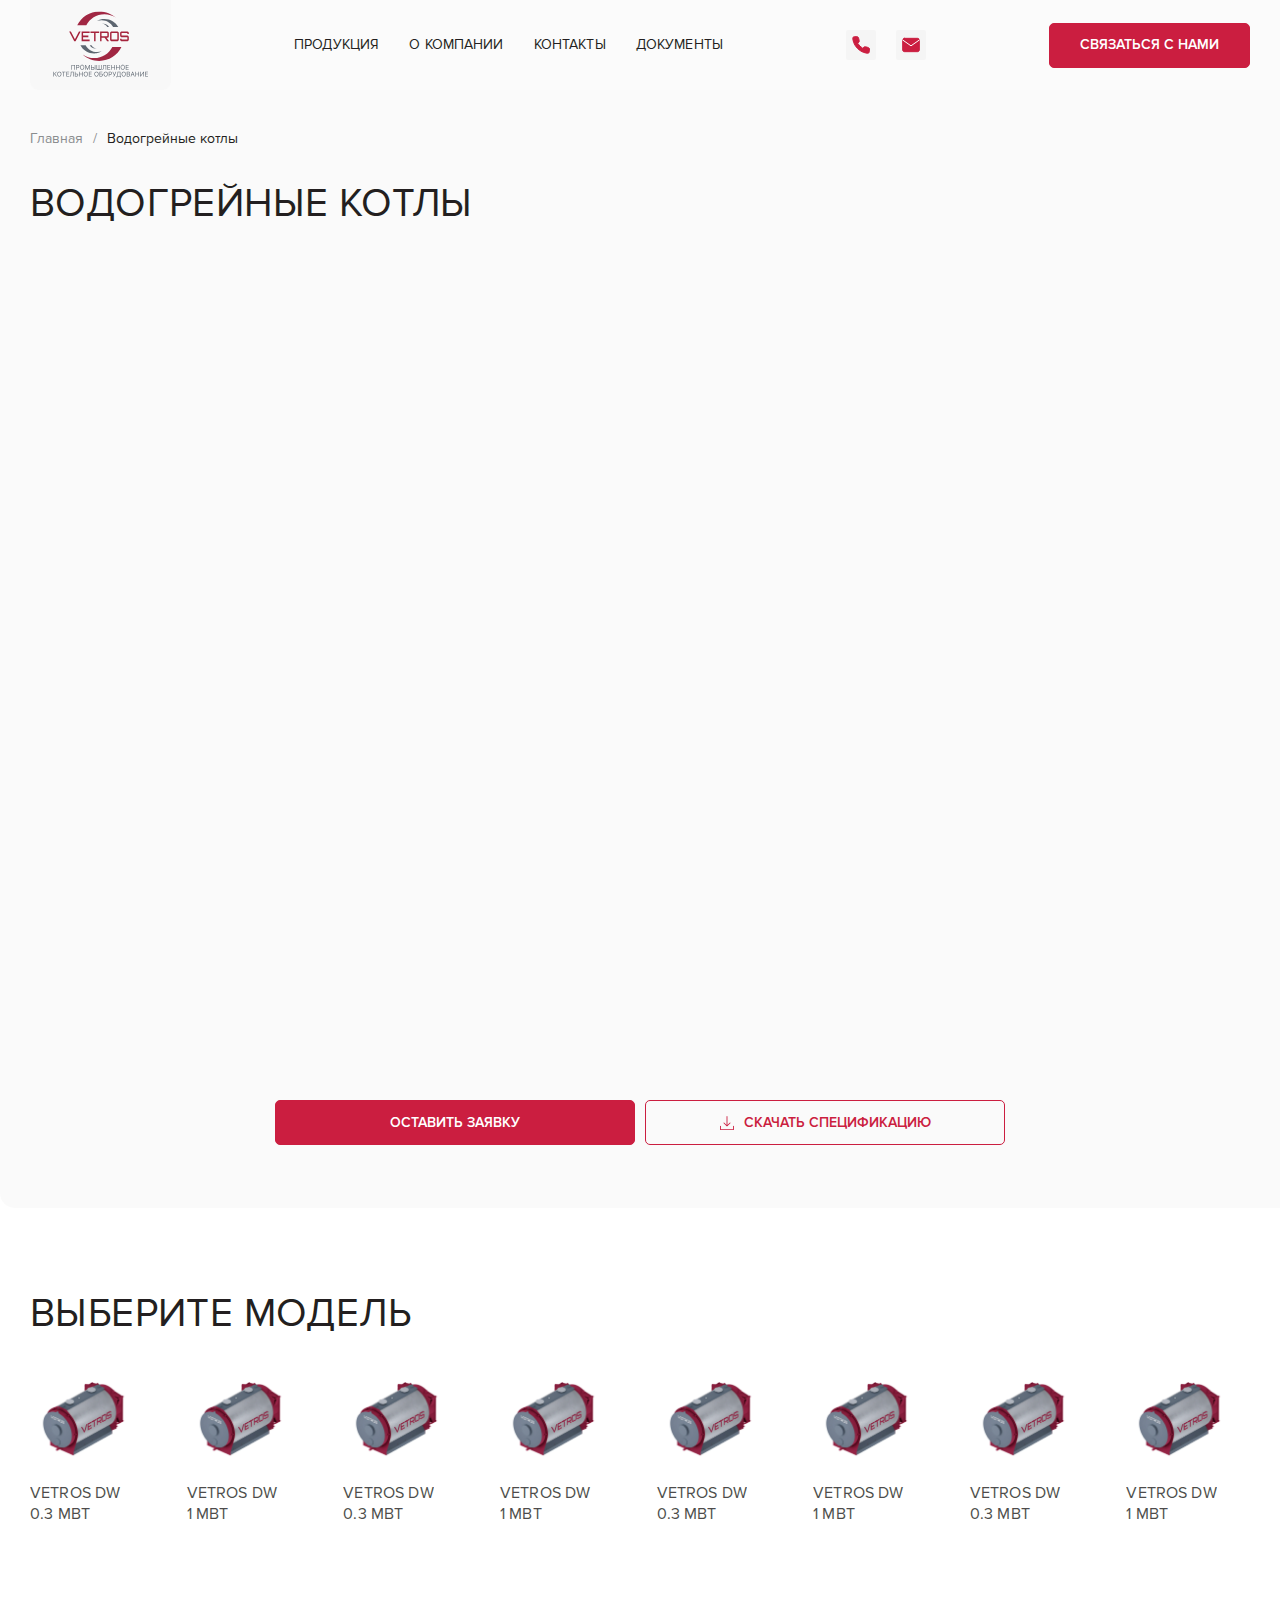
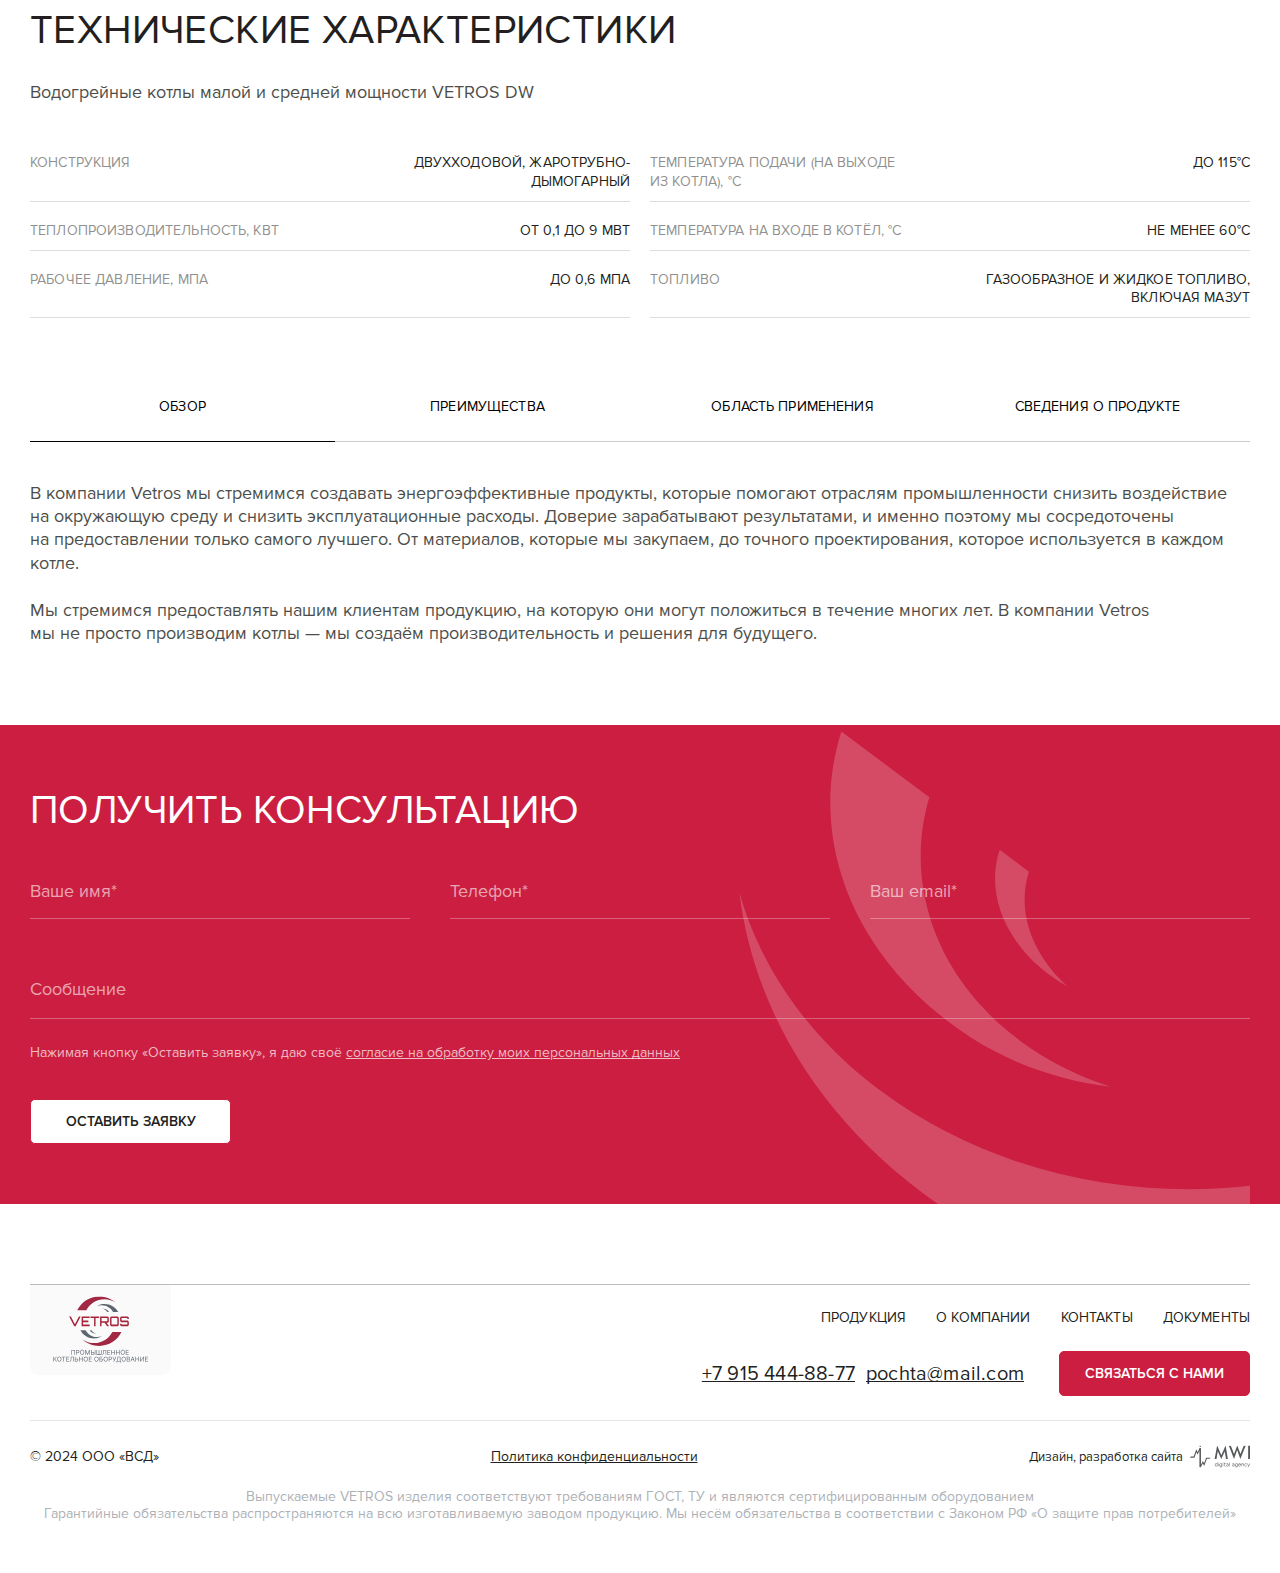
<file: product.html>
<!DOCTYPE html>
<html lang="ru">
    <head>
        <meta charset="UTF-8">
        <meta http-equiv="X-UA-Compatible" content="IE=edge">
        <meta http-equiv="Cache-Control" content="no-cache">
        <meta name="viewport" content="user-scalable=no, width=device-width, height=device-height">
        <meta name="description" content="Промышленное котельное производство">
        <meta name="keywords" content="Ключевые слова">
        <title>Vetros</title>
        <meta name="robots" content="index, follow">
        <meta name="HandheldFriendly" content="True">
        <meta name="format-detection" content="telephone=no">
        <meta name="format-detection" content="date=no">
        <meta name="format-detection" content="address=no">
        <meta name="format-detection" content="email=no">
        <meta name="application-name" content="Vetros">
        <meta name="color-scheme" content="only light">
        <meta property="og:title" content="Vetros">
        <meta property="og:type" content="website">
        <meta property="og:description" content="Промышленное котельное производство">
        <meta property="og:image" content="images/OG.webp">
        <meta property="og:site_name" content="Vetros">
        <link rel="icon" href="images/favicon.png" type="image/png">
        <link rel="stylesheet" href="https://cdn.jsdelivr.net/npm/swiper@11/swiper-bundle.min.css">
        <link rel="stylesheet" href="css/common.css">
        <link rel="stylesheet" href="css/product.css">
        <script defer src="https://cdn.jsdelivr.net/npm/swiper@11/swiper-bundle.min.js"></script>
        <script defer src="scripts/main.js"></script>
        <script defer src="scripts/phone.js" data-reload></script>
        <script defer src="scripts/tabs.js"></script>
        <script defer src="scripts/modal.js"></script>
    </head>
    <body>
        <header>
            <div class="container">
                <div class="menu_open" onclick="this.closest('header').classList.add('menu')"><img src="images/menu.svg"></div>
                <div class="menu_close" onclick="this.closest('header').classList.remove('menu')"><img src="images/cross.svg"></div><a class="logotype" href="index.html"><img src="images/logotype.svg" alt="Vetros"></a>
                <menu><a href="product.html">Продукция</a><a href="about.html">О компании</a><a href="contacts.html">Контакты</a><a href="documents.html">документы</a></menu>
                <div class="contacts"><a class="phone" href="tel:79154448877"><img src="images/phone.svg"><span>+7 915 444-88-77</span></a><a class="email" href="mailto:pochta@mail.com"><img src="images/email.svg"><span>pochta@mail.com</span></a></div>
                <button data-modal-target="offer">Связаться с нами</button>
            </div>
            <div class="modal_menu">
                <menu><a href="product.html">Продукция</a><a href="about.html">О компании</a><a href="contacts.html">Контакты</a><a href="documents.html">документы</a></menu>
                <div class="contacts"><a class="phone" href="tel:79154448877"><img src="images/phone.svg"><span>+7 915 444-88-77</span></a><a class="email" href="mailto:pochta@mail.com"><img src="images/email.svg"><span>pochta@mail.com</span></a></div>
                <button data-modal-target="offer">Связаться с нами</button>
            </div>
        </header>
        <main>
            <section class="main">
                <div class="breadcrumbs"><a href="index.html">Главная</a><span>Водогрейные котлы</span></div>
                <h1>Водогрейные котлы</h1><div class="sketchfab-embed-wrapper">
<iframe title="vetros_hulf02" frameborder="0" allowfullscreen mozallowfullscreen="true" webkitallowfullscreen="true" allow="autoplay; fullscreen; xr-spatial-tracking" xr-spatial-tracking execution-while-out-of-viewport execution-while-not-rendered web-share src="https://sketchfab.com/models/eb3bddcaf36f40c98b07d8bef078e4ac/embed?autostart=1&dnt=1"> </iframe>
</div>
                <div class="buttons">
                    <button data-modal-target="offer">Оставить заявку</button><a class="button border" href="images/empty.pdf" target="blank"><img src="images/download.svg" alt="Скачать спецификацию"><span>Скачать спецификацию</span></a>
                </div>
            </section>
            <section class="specs">
                <div class="container">
                    <div class="models">
                        <h2>Выберите модель</h2>
                        <div class="list"><a class="model" href="images/empty.pdf" target="blank"><img src="images/1.webp" alt=""><span>Vetros DW 0.3 мВт</span></a><a class="model" href="images/empty.pdf" target="blank"><img src="images/1.webp" alt=""><span>Vetros DW 1 мВт</span></a><a class="model" href="images/empty.pdf" target="blank"><img src="images/1.webp" alt=""><span>Vetros DW 0.3 мВт</span></a><a class="model" href="images/empty.pdf" target="blank"><img src="images/1.webp" alt=""><span>Vetros DW 1 мВт</span></a><a class="model" href="images/empty.pdf" target="blank"><img src="images/1.webp" alt=""><span>Vetros DW 0.3 мВт</span></a><a class="model" href="images/empty.pdf" target="blank"><img src="images/1.webp" alt=""><span>Vetros DW 1 мВт</span></a><a class="model" href="images/empty.pdf" target="blank"><img src="images/1.webp" alt=""><span>Vetros DW 0.3 мВт</span></a><a class="model" href="images/empty.pdf" target="blank"><img src="images/1.webp" alt=""><span>Vetros DW 1 мВт</span></a>
                        </div>
                    </div>
                    <div class="tech">
                        <div class="text">
                            <h2>Технические характеристики</h2><span>Водогрейные котлы малой и средней мощности VETROS DW</span>
                        </div>
                        <div class="list">
                            <div class="item"><span>Конструкция</span><span>двухходовой, жаротрубно-дымогарный</span></div>
                            <div class="item"><span>Температура подачи (на выходе из котла), °C</span><span>до 115°C</span></div>
                            <div class="item"><span>Теплопроизводи­тельность, кВт</span><span>от 0,1 до 9 мВт</span></div>
                            <div class="item"><span>Температура на входе в котёл, °C</span><span>Не менее 60°C</span></div>
                            <div class="item"><span>Рабочее давление, МПа</span><span>до 0,6 МПа</span></div>
                            <div class="item"><span>Топливо</span><span>Газообразное и жидкое топливо, включая мазут</span></div>
                        </div>
                    </div>
                    <div class="tabs">
                        <div class="tabs_captions">
                            <div class="tab_caption opened">Обзор</div>
                            <div class="tab_caption">Преимущества</div>
                            <div class="tab_caption">Область применения</div>
                            <div class="tab_caption">Сведения о продукте</div>
                        </div>
                        <div class="tabs_contents">
                            <div class="tab_content opened">
                                <div class="about">
                                    <p>В компании Vetros мы стремимся создавать энергоэффективные продукты, которые помогают отраслям промышленности снизить воздействие на окружающую среду и снизить эксплуатационные расходы. Доверие зарабатывают результатами, и именно поэтому мы сосредоточены на предоставлении только самого лучшего. От материалов, которые мы закупаем, до точного проектирования, которое используется в каждом котле.</p><br>
                                    <p>Мы стремимся предоставлять нашим клиентам продукцию, на которую они могут положиться в течение многих лет. В компании Vetros мы не просто производим котлы — мы создаём производительность и решения для будущего.</p>
                                </div>
                            </div>
                            <div class="tab_content">
                                <div class="advantages">
                                    <h3>Особенности котлов Vetros</h3><strong>Экономичное производство горячей воды</strong>
                                    <p>Энергоэффективное и экологичное обеспечение теплом, а также высокая эксплуатационная надёжность и готовность установки являются основными требованиями к отопительным центрам в крупных зданиях и промышленных предприятиях. Vetros LW — это водогрейные котлы низкого давления для температур потока до ___ °C и допустимого рабочего давления __, __ или __ бар.</p><strong>Проверенная и надёжная технология</strong>
                                    <p>Новые системы отопления для промышленных и коммерческих предприятий часто должны быть готовы к эксплуатации в короткие сроки, чтобы обеспечить своевременную подачу тепла. Это особенно актуально в случаях реструктуризации или модернизации, когда система отопления меняется в процессе работы. В этом случае оператор системы может полагаться на проверенные и надёжные технологии Vetros.</p><strong>компоненты, разработанные для совместной работы</strong>
                                    <p>В промышленном и коммерческом котельном оборудовании водогрейный котёл Vetros LW низкого давления обеспечивает высокий уровень надёжности планирования и расчётов. Все компоненты надёжно совместимы и гарантируют высокое качество и гибкость, включая предварительно собранное защитное оборудование для максимальных температур ___ °C. В качестве аксессуаров предлагаются теплообменники для дымовых газов/воды для конденсационных и неконденсационных технологий, которые повышают эффективность котла до ____%.</p>
                                </div>
                            </div>
                            <div class="tab_content">
                                <div class="applications">
                                    <h3>Наши котлы используются в таких в производственных отраслях, как:</h3>
                                    <div class="list">
                                        <div>Пищевая промышленность</div>
                                        <div>Промышленность удобрений</div>
                                        <div>Промышленность строительных материалов</div>
                                        <div>Бумажная промышленность</div>
                                        <div>Химическая промышленность</div>
                                        <div>Фармацевтическая промышленность</div>
                                        <div>Медицинские учреждения</div>
                                        <div>Нефтеперерабатывающие заводы</div>
                                        <div>Сети местного и районного отопления</div>
                                    </div>
                                </div>
                            </div>
                            <div class="tab_content">
                                <div class="about">
                                    <h3>О продукте</h3>
                                    <p>Энергоэффективное и экологичное обеспечение теплом, а также высокая эксплуатационная надёжность и готовность установки являются основными требованиями к отопительным центрам в крупных зданиях и промышленных предприятиях. </p><br>
                                    <p>Vetros LW — это водогрейные котлы низкого давления для температур потока до ___ °C и допустимого рабочего давления __, __ или __ бар. Эти котлы имеют низкие выбросы оксидов азота, обеспечивают лёгкий доступ для обслуживания, благодаря чему снижаются время запуска и расходы на обслуживание.</p>
                                </div>
                            </div>
                        </div>
                    </div>
                </div>
            </section>
            <section class="consult">
                <div class="container">
                    <h2>Получить консультацию</h2>
                    <form action="" onsubmit="event.preventDefault(); validateEmail(this, event);">
                        <div class="row">
                            <fieldset class="input">
                                <input type="text" placeholder="Ваше имя*" autocomplete="off" oninvalid="event.preventDefault(); this.classList.add('error'); this.nextElementSibling.nextElementSibling.textContent = this.validationMessage" onclick="this.classList.remove('error')" onkeyup="validateCyr(this, event)" minlength="2" pattern="[А-Яа-яЁё ]+" required>
                                <label>Ваше имя</label><span></span><svg width="18" height="18" viewBox="0 0 18 18" fill="none" xmlns="http://www.w3.org/2000/svg">
<circle cx="9" cy="9" r="9" fill="#CB1E40"/>
<path d="M9.43636 4L9.34545 11.0021H8.29091L8.2 4H9.43636ZM8.81818 13.8182C8.59394 13.8182 8.40152 13.7341 8.24091 13.5661C8.0803 13.398 8 13.1966 8 12.9619C8 12.7273 8.0803 12.5259 8.24091 12.3578C8.40152 12.1897 8.59394 12.1057 8.81818 12.1057C9.04242 12.1057 9.23485 12.1897 9.39545 12.3578C9.55606 12.5259 9.63636 12.7273 9.63636 12.9619C9.63636 13.1173 9.59848 13.26 9.52273 13.3901C9.45 13.5201 9.35152 13.6247 9.22727 13.704C9.10606 13.7801 8.9697 13.8182 8.81818 13.8182Z" fill="white"/>
</svg>

                            </fieldset>
                            <fieldset class="input">
                                <input type="tel" placeholder="Телефон" autocomplete="off" oninvalid="event.preventDefault(); this.classList.add('error'); this.nextElementSibling.nextElementSibling.textContent = this.validationMessage" onclick="this.classList.remove('error')" required>
                                <label>Телефон</label><span></span><svg width="18" height="18" viewBox="0 0 18 18" fill="none" xmlns="http://www.w3.org/2000/svg">
<circle cx="9" cy="9" r="9" fill="#CB1E40"/>
<path d="M9.43636 4L9.34545 11.0021H8.29091L8.2 4H9.43636ZM8.81818 13.8182C8.59394 13.8182 8.40152 13.7341 8.24091 13.5661C8.0803 13.398 8 13.1966 8 12.9619C8 12.7273 8.0803 12.5259 8.24091 12.3578C8.40152 12.1897 8.59394 12.1057 8.81818 12.1057C9.04242 12.1057 9.23485 12.1897 9.39545 12.3578C9.55606 12.5259 9.63636 12.7273 9.63636 12.9619C9.63636 13.1173 9.59848 13.26 9.52273 13.3901C9.45 13.5201 9.35152 13.6247 9.22727 13.704C9.10606 13.7801 8.9697 13.8182 8.81818 13.8182Z" fill="white"/>
</svg>

                            </fieldset>
                            <fieldset class="input">
                                <input type="email" placeholder="Ваш email" autocomplete="off" oninvalid="event.preventDefault(); this.classList.add('error'); this.nextElementSibling.nextElementSibling.textContent = this.validationMessage" onclick="this.classList.remove('error')" pattern="[a-zA-Z0-9._-]+@[a-zA-Z0-9.-]+.[a-zA-Z]{2,10}" onkeyup="validateLat(this, event)" required>
                                <label>Ваш email</label><span></span><svg width="18" height="18" viewBox="0 0 18 18" fill="none" xmlns="http://www.w3.org/2000/svg">
<circle cx="9" cy="9" r="9" fill="#CB1E40"/>
<path d="M9.43636 4L9.34545 11.0021H8.29091L8.2 4H9.43636ZM8.81818 13.8182C8.59394 13.8182 8.40152 13.7341 8.24091 13.5661C8.0803 13.398 8 13.1966 8 12.9619C8 12.7273 8.0803 12.5259 8.24091 12.3578C8.40152 12.1897 8.59394 12.1057 8.81818 12.1057C9.04242 12.1057 9.23485 12.1897 9.39545 12.3578C9.55606 12.5259 9.63636 12.7273 9.63636 12.9619C9.63636 13.1173 9.59848 13.26 9.52273 13.3901C9.45 13.5201 9.35152 13.6247 9.22727 13.704C9.10606 13.7801 8.9697 13.8182 8.81818 13.8182Z" fill="white"/>
</svg>

                            </fieldset>
                        </div>
                        <div class="textarea">
                            <textarea placeholder="Сообщение" rows="1" oninput="autosize(this)"></textarea>
                        </div><span class="policy">Нажимая кнопку «Оставить заявку», я даю своё <a href="###">согласие на обработку моих персональных данных</a></span>
                        <button>Оставить заявку</button>
                    </form>
                </div><img class="background" src="images/offer_background.svg" alt=" ">
                <div class="success">
                    <div class="text">
                        <h2>заявка успешно отправлена!</h2><span>Наш менеджер скоро с вами свяжется.</span>
                    </div>
                    <div class="contact"><span>Если остались вопросы, свяжитесь с нами:</span><a class="phone" href="tel:+7 915 444-88-77">+7 915 444-88-77</a><a class="email" href="mailto:pochta@mail.com">pochta@mail.com</a></div>
                </div>
            </section>
            <style>header{ background: #FBFBFB }</style>
        </main>
        <footer>
            <div class="container">
                <div class="top"><a class="logotype" href="index.html"><img src="images/logotype.svg" alt="Vetros"></a>
                    <menu><a href="product.html">Продукция</a><a href="about.html">О компании</a><a href="contacts.html">Контакты</a><a href="documents.html">документы</a></menu>
                    <div class="contacts">
                        <div class="links"><a href="tel:79154448877">+7 915 444-88-77</a><a href="mailto:pochta@mail.com">pochta@mail.com</a></div>
                        <button data-modal-target="offer">Связаться с нами</button>
                    </div>
                </div>
                <div class="bottom"><span class="copyright">© 2024 ООО «‎ВСД»</span><a class="policy" href="policy.html">Политика конфиденциальности</a><a class="mwi" href="https://mwi.me/" target="blank"><span>Дизайн, разработка сайта</span><img src="images/mwi.svg" alt=""></a></div><span class="gost">Выпускаемые VETROS изделия соответствуют требованиям ГОСТ, ТУ и являются сертифицированным оборудованием <br>Гарантийные обязательства распространяются на всю изготавливаемую заводом продукцию. Мы несём обязательства в соответствии с Законом РФ «О защите прав потребителей»</span>
            </div>
        </footer>
    </body>
</html>
</file>
<file: css/common.css>
* {
  margin: unset;
  padding: unset;
  outline: unset;
  border: unset;
  list-style-type: none;
  text-decoration: none;
  -webkit-box-sizing: border-box;
          box-sizing: border-box;
  -webkit-box-shadow: unset;
          box-shadow: unset;
  font-variant-numeric: lining-nums;
  -webkit-appearance: none;
     -moz-appearance: none;
          appearance: none;
}

html, body {
  font-family: Arial, Helvetica, sans-serif;
  scroll-behavior: smooth;
}

input,
textarea,
select,
button {
  display: block;
  font-family: inherit;
  font-size: inherit;
  line-height: inherit;
  color: inherit;
  background-color: transparent;
}
input::-webkit-input-placeholder, textarea::-webkit-input-placeholder, select::-webkit-input-placeholder, button::-webkit-input-placeholder {
  color: inherit;
}
input::-moz-placeholder, textarea::-moz-placeholder, select::-moz-placeholder, button::-moz-placeholder {
  color: inherit;
}
input:-ms-input-placeholder, textarea:-ms-input-placeholder, select:-ms-input-placeholder, button:-ms-input-placeholder {
  color: inherit;
}
input::-ms-input-placeholder, textarea::-ms-input-placeholder, select::-ms-input-placeholder, button::-ms-input-placeholder {
  color: inherit;
}
input::placeholder,
textarea::placeholder,
select::placeholder,
button::placeholder {
  color: inherit;
}
input option,
textarea option,
select option,
button option {
  background-color: inherit;
}

input, textarea, label {
  font-size: inherit;
  line-height: inherit;
  font-weight: inherit;
  color: inherit;
  resize: none;
}
input::-webkit-input-placeholder, textarea::-webkit-input-placeholder, label::-webkit-input-placeholder {
  font-size: inherit;
  line-height: inherit;
  font-weight: inherit;
  color: inherit;
}
input::-moz-placeholder, textarea::-moz-placeholder, label::-moz-placeholder {
  font-size: inherit;
  line-height: inherit;
  font-weight: inherit;
  color: inherit;
}
input:-ms-input-placeholder, textarea:-ms-input-placeholder, label:-ms-input-placeholder {
  font-size: inherit;
  line-height: inherit;
  font-weight: inherit;
  color: inherit;
}
input::-ms-input-placeholder, textarea::-ms-input-placeholder, label::-ms-input-placeholder {
  font-size: inherit;
  line-height: inherit;
  font-weight: inherit;
  color: inherit;
}
input::placeholder, textarea::placeholder, label::placeholder {
  font-size: inherit;
  line-height: inherit;
  font-weight: inherit;
  color: inherit;
}

a {
  cursor: pointer;
  color: inherit;
}

img {
  vertical-align: middle;
  font-style: italic;
}

@font-face {
  font-display: swap;
  font-family: Proxima Nova;
  font-weight: 400;
  src: url("/fonts/Proxima Nova Regular.otf");
}
@font-face {
  font-display: swap;
  font-family: Proxima Nova;
  font-weight: 600;
  src: url("/fonts/Proxima Nova Semibold.otf");
}
:root {
  --gap: 30px;
  --full: minmax(var(--gap), 1fr);
  --content: min(1660px, 100% - var(--gap) * 2);
  --breakout: minmax(0, 190px);
}
@media (max-width: 960px) {
  :root {
    --gap: 20px;
  }
}

html, body {
  font-family: "Proxima Nova", sans-serif;
  font-size: 16px;
  line-height: 24px;
  -webkit-text-size-adjust: 100%;
     -moz-text-size-adjust: 100%;
      -ms-text-size-adjust: 100%;
          text-size-adjust: 100%;
  scroll-behavior: smooth;
  -webkit-appearance: none;
     -moz-appearance: none;
          appearance: none;
  overflow-x: clip;
}

section, header, footer {
  width: 100%;
  position: relative;
  display: grid;
  grid-template-columns: [full-start] var(--full) [breakout-start] var(--breakout) [content-start] var(--content) [content-end] var(--breakout) [breakout-end] var(--full) [full-end];
}
section > *, header > *, footer > * {
  grid-column: content;
}
section .full, header .full, footer .full {
  grid-column: full;
}
section .breakout, header .breakout, footer .breakout {
  grid-column: breakout;
}

h1, h2 {
  font-weight: 400;
  font-size: 40px;
  line-height: 130%;
  letter-spacing: 0.01em;
  text-transform: uppercase;
  color: #231f20;
}
@media (max-width: 960px) {
  h1, h2 {
    font-size: 16px;
  }
}

h3 {
  font-weight: 400;
  font-size: 20px;
  line-height: 130%;
  letter-spacing: 0.01em;
  text-transform: uppercase;
  color: #231f20;
}
@media (max-width: 960px) {
  h3 {
    font-size: 16px;
  }
}

button, a.button {
  cursor: pointer;
  display: grid;
  grid-auto-flow: column;
  grid-auto-columns: -webkit-max-content;
  grid-auto-columns: max-content;
  -webkit-box-pack: center;
      -ms-flex-pack: center;
          justify-content: center;
  -webkit-box-align: center;
      -ms-flex-align: center;
          align-items: center;
  -ms-flex-line-pack: center;
      align-content: center;
  grid-gap: 10px;
  background: #cb1e40;
  border: 1px solid #cb1e40;
  border-radius: 5px;
  padding: 14px;
  font-weight: 600;
  font-size: 14px;
  line-height: 0%;
  text-transform: uppercase;
  color: #fff;
  -webkit-transition: -webkit-filter 0.3s;
  transition: -webkit-filter 0.3s;
  transition: filter 0.3s;
  transition: filter 0.3s, -webkit-filter 0.3s;
  height: 45px;
  min-width: 201px;
  white-space: nowrap;
}
@media (max-width: 960px) {
  button, a.button {
    font-size: 12px;
    height: 44px;
    min-width: 162px;
  }
}
button:hover, a.button:hover {
  background: #eb254c;
}
button.border, a.button.border {
  background: transparent;
  color: #cb1e40;
}
button.border:hover, a.button.border:hover {
  background: rgba(235, 37, 76, 0.1);
}

div.swiper-navigation {
  -webkit-user-select: none;
     -moz-user-select: none;
      -ms-user-select: none;
          user-select: none;
  display: grid;
  grid-auto-flow: column;
  grid-auto-columns: -webkit-max-content;
  grid-auto-columns: max-content;
  grid-gap: 10px;
}
div.swiper-navigation div.arrow {
  cursor: pointer;
  width: 52px;
  height: 52px;
}
@media (max-width: 960px) {
  div.swiper-navigation div.arrow {
    width: 40px;
    height: 40px;
  }
}
div.swiper-navigation div.arrow svg {
  width: 100%;
  height: 100%;
}
div.swiper-navigation div.arrow:hover circle {
  stroke: #cb1e40;
}
div.swiper-navigation div.arrow:hover path {
  fill: #cb1e40;
}
div.swiper-navigation div.arrow:first-child {
  -webkit-transform: rotate(180deg);
      -ms-transform: rotate(180deg);
          transform: rotate(180deg);
}
div.swiper-navigation div.arrow.swiper-button-disabled {
  pointer-events: none;
  opacity: 0.2;
}

fieldset.input {
  position: relative;
  width: 100%;
  font-weight: 400;
  font-size: 18px;
  line-height: 130%;
}
@media (max-width: 960px) {
  fieldset.input {
    font-size: 12px;
  }
}
fieldset.input input {
  width: 100%;
  height: 100%;
  padding-bottom: 16px;
  border-bottom: 1px solid #231f20;
}
@media (max-width: 960px) {
  fieldset.input input {
    padding-bottom: 10px;
  }
}
fieldset.input input::-webkit-input-placeholder {
  opacity: 0;
  display: none;
}
fieldset.input input::-moz-placeholder {
  opacity: 0;
  display: none;
}
fieldset.input input:-ms-input-placeholder {
  opacity: 0;
  display: none;
}
fieldset.input input::-ms-input-placeholder {
  opacity: 0;
  display: none;
}
fieldset.input input::placeholder {
  opacity: 0;
  display: none;
}
fieldset.input input:-moz-placeholder-shown {
  border-bottom: 1px solid transparent !important;
}
fieldset.input input:-ms-input-placeholder {
  border-bottom: 1px solid transparent !important;
}
fieldset.input input:placeholder-shown {
  border-bottom: 1px solid transparent !important;
}
fieldset.input input:-moz-placeholder-shown + label {
  display: block;
}
fieldset.input input:-ms-input-placeholder + label {
  display: block;
}
fieldset.input input:placeholder-shown + label {
  display: block;
}
fieldset.input input[required] + label::after {
  content: "*";
  color: #cb1e40;
}
fieldset.input input.error ~ span {
  display: block;
}
fieldset.input input.error ~ svg, fieldset.input input.error ~ img {
  display: block;
}
fieldset.input label {
  pointer-events: none;
  display: none;
  position: absolute;
  top: 0;
  left: 0;
  width: 100%;
  height: 100%;
  color: #8a8d8f;
  border-bottom: 1px solid rgba(138, 141, 143, 0.3);
}
fieldset.input span {
  pointer-events: none;
  display: none;
  position: absolute;
  top: 0;
  left: 0;
  width: 100%;
  height: 100%;
  background: white;
  color: #cb1e40;
  white-space: nowrap;
  overflow: hidden;
  text-overflow: ellipsis;
  padding-right: 28px;
  border-bottom: 1px solid #cb1e40;
}
fieldset.input svg, fieldset.input img {
  display: none;
  position: absolute;
  top: 2px;
  right: 0;
  width: 18px;
  height: 18px;
}

label.upload {
  cursor: pointer;
  display: grid;
  -webkit-box-align: center;
      -ms-flex-align: center;
          align-items: center;
  -ms-flex-line-pack: center;
      align-content: center;
  grid-template-columns: -webkit-max-content auto;
  grid-template-columns: max-content auto;
  justify-self: start;
  grid-gap: 10px;
}
@media (max-width: 960px) {
  label.upload {
    grid-gap: 8px;
    min-height: unset;
  }
}
label.upload input {
  display: none;
}
@media (max-width: 960px) {
  label.upload img.upload {
    width: 20px;
    height: 20px;
  }
}
label.upload img.cross {
  cursor: pointer;
  display: none;
  width: 12px;
  height: 12px;
}
@media (max-width: 960px) {
  label.upload img.cross {
    width: 15px;
    height: 15px;
  }
}
label.upload span {
  font-weight: 400;
  font-size: 16px;
  color: rgba(35, 31, 32, 0.8);
}
@media (max-width: 960px) {
  label.upload span {
    font-size: 12px;
  }
}
label.upload span.name {
  display: none;
}
label.upload.added {
  justify-items: start;
  grid-template-columns: minmax(-webkit-min-content, -webkit-max-content) -webkit-max-content;
  grid-template-columns: minmax(min-content, max-content) max-content;
}
label.upload.added img.upload {
  display: none;
}
label.upload.added img.cross {
  display: block;
}
label.upload.added span.default {
  display: none;
}
label.upload.added span.name {
  display: inline;
}

div.textarea {
  position: relative;
  display: grid;
  grid-template-rows: -webkit-max-content;
  grid-template-rows: max-content;
  -ms-flex-line-pack: end;
      align-content: end;
  -webkit-box-align: end;
      -ms-flex-align: end;
          align-items: end;
  min-height: 80px;
  font-weight: 400;
  font-size: 18px;
  line-height: 130%;
}
@media (max-width: 960px) {
  div.textarea {
    font-size: 12px;
  }
}
@media (max-width: 640px) {
  div.textarea {
    min-height: unset;
  }
}
div.textarea textarea {
  width: 100%;
  resize: none;
  color: #231f20;
  padding-bottom: 16px;
  border-bottom: 1px solid #231f20;
}
@media (max-width: 640px) {
  div.textarea textarea {
    min-height: 60px;
    padding-bottom: 10px;
  }
}
div.textarea textarea::-webkit-input-placeholder {
  color: #8a8d8f;
}
div.textarea textarea::-moz-placeholder {
  color: #8a8d8f;
}
div.textarea textarea:-ms-input-placeholder {
  color: #8a8d8f;
}
div.textarea textarea::-ms-input-placeholder {
  color: #8a8d8f;
}
div.textarea textarea::placeholder {
  color: #8a8d8f;
}
div.textarea textarea:-moz-placeholder-shown {
  border-bottom: 1px solid rgba(138, 141, 143, 0.3) !important;
}
div.textarea textarea:-ms-input-placeholder {
  border-bottom: 1px solid rgba(138, 141, 143, 0.3) !important;
}
div.textarea textarea:placeholder-shown {
  border-bottom: 1px solid rgba(138, 141, 143, 0.3) !important;
}
div.textarea textarea:-moz-placeholder-shown + label {
  display: block;
}
div.textarea textarea:-ms-input-placeholder + label {
  display: block;
}
div.textarea textarea:placeholder-shown + label {
  display: block;
}

div.breadcrumbs {
  display: -webkit-box;
  display: -ms-flexbox;
  display: flex;
  -ms-flex-wrap: wrap;
      flex-wrap: wrap;
  gap: 10px;
  font-weight: 400;
  font-size: 14px;
  line-height: 130%;
  color: #231f20;
  padding-top: 40px;
  padding-bottom: 30px;
}
@media (max-width: 960px) {
  div.breadcrumbs {
    font-size: 12px;
    padding-top: 20px;
  }
}
div.breadcrumbs > *:not(:last-child)::after {
  content: "/";
  padding-left: 10px;
}
div.breadcrumbs a {
  color: #8a8d8f;
}

html:has(dialog[open]) {
  overflow-y: hidden;
  margin-right: var(--scrollbar-width);
}

dialog::-ms-backdrop {
  position: fixed;
  inset: 0px;
  background: rgba(0, 0, 0, 0.75);
}

dialog::backdrop {
  position: fixed;
  inset: 0px;
  background: rgba(0, 0, 0, 0.75);
}
dialog::-webkit-scrollbar {
  width: 0;
  height: 0;
}

dialog[data-modal-name=offer] {
  display: grid;
  justify-items: end;
  position: fixed;
  top: 0;
  left: 0;
  width: 100%;
  height: 100%;
  max-width: unset;
  max-height: unset;
  background: transparent;
}
dialog[data-modal-name=offer] img.close {
  cursor: pointer;
  position: absolute;
  top: 30px;
  right: 30px;
  -webkit-transition: all 0.3s;
  transition: all 0.3s;
  z-index: 9;
}
@media (max-width: 960px) {
  dialog[data-modal-name=offer] img.close {
    width: 14px;
    height: 14px;
    right: 20px;
  }
}
dialog[data-modal-name=offer] img.close:hover {
  -webkit-transform: rotate(180deg);
      -ms-transform: rotate(180deg);
          transform: rotate(180deg);
}
dialog[data-modal-name=offer] div.container {
  max-width: 780px;
  height: 100%;
  background: white;
  padding: 60px 50px;
  background-size: cover;
  background-position: center right;
  background-repeat: no-repeat;
}
@media (max-width: 960px) {
  dialog[data-modal-name=offer] div.container {
    padding: 30px 20px;
  }
}
dialog[data-modal-name=offer] div.wrap {
  position: relative;
  height: 100%;
}
dialog[data-modal-name=offer] div.form h2 {
  margin-bottom: 43px;
}
@media (max-width: 960px) {
  dialog[data-modal-name=offer] div.form h2 {
    margin-bottom: 20px;
    max-width: 220px;
  }
}
dialog[data-modal-name=offer] div.form form div.row {
  display: grid;
  grid-gap: 30px;
  margin-bottom: 20px;
}
@media (max-width: 960px) {
  dialog[data-modal-name=offer] div.form form div.row {
    grid-gap: 20px;
  }
}
dialog[data-modal-name=offer] div.form form label.upload {
  margin-top: 13px;
  margin-bottom: 32px;
}
dialog[data-modal-name=offer] div.form form div.submit {
  display: grid;
  grid-template-columns: -webkit-max-content 1fr;
  grid-template-columns: max-content 1fr;
  -webkit-box-align: center;
      -ms-flex-align: center;
          align-items: center;
  grid-gap: 20px;
}
@media (max-width: 960px) {
  dialog[data-modal-name=offer] div.form form div.submit {
    grid-template-columns: 1fr;
    justify-items: start;
    grid-gap: 15px;
  }
}
dialog[data-modal-name=offer] div.form form div.submit span {
  font-weight: 400;
  font-size: 14px;
  line-height: 140%;
  color: #231f20;
  opacity: 0.8;
  max-width: 360px;
}
@media (max-width: 960px) {
  dialog[data-modal-name=offer] div.form form div.submit span {
    font-size: 12px;
  }
}
dialog[data-modal-name=offer] div.form form div.submit span a {
  text-decoration: underline;
}
dialog[data-modal-name=offer] div.form form div.submit span a:hover {
  color: #6A6A6A;
}
dialog[data-modal-name=offer] div.form form div.submit button {
  min-width: 194px;
}
dialog[data-modal-name=offer] div.success {
  display: grid;
  justify-items: start;
  -ms-flex-line-pack: center;
      align-content: center;
  position: absolute;
  top: 0;
  left: 0;
  width: 100%;
  height: 100%;
  pointer-events: none;
  opacity: 0;
}
dialog[data-modal-name=offer] div.success h2 {
  margin-bottom: 16px;
}
@media (max-width: 960px) {
  dialog[data-modal-name=offer] div.success h2 {
    margin-bottom: 10px;
  }
}
dialog[data-modal-name=offer] div.success span {
  font-weight: 400;
  font-size: 18px;
  line-height: 130%;
  text-align: center;
  color: #231f20;
  margin-bottom: 24px;
}
@media (max-width: 960px) {
  dialog[data-modal-name=offer] div.success span {
    font-size: 12px;
    margin-bottom: 16px;
  }
}
dialog[data-modal-name=offer] div.success a.button {
  min-width: 194px;
}
dialog[data-modal-name=offer].success div.container {
  background-image: url(../images/modal.webp);
}
dialog[data-modal-name=offer].success div.form {
  opacity: 0;
  pointer-events: none;
}
dialog[data-modal-name=offer].success div.success {
  opacity: 1;
  pointer-events: auto;
}

footer {
  padding-bottom: 50px;
}
footer div.container {
  display: grid;
  border-top: 1px solid rgba(35, 31, 32, 0.3);
}
footer div.top {
  display: grid;
  grid-template-columns: -webkit-max-content 1fr -webkit-max-content;
  grid-template-columns: max-content 1fr max-content;
  grid-gap: 90px;
  padding-bottom: 82px;
}
@media (max-width: 1280px) {
  footer div.top {
    grid-template-columns: -webkit-max-content 1fr;
    grid-template-columns: max-content 1fr;
    justify-items: end;
    grid-gap: 0px;
    border-bottom: 1px solid rgba(0, 0, 0, 0.1);
    padding-bottom: 24px;
  }
}
@media (max-width: 640px) {
  footer div.top {
    grid-template-columns: 1fr;
    justify-items: start;
    padding-top: 15px;
  }
}
footer div.top a.logotype {
  width: 222px;
  margin-bottom: -22px;
}
@media (max-width: 1600px) {
  footer div.top a.logotype {
    width: 141px;
  }
}
@media (max-width: 1280px) {
  footer div.top a.logotype {
    grid-row: 2 span;
    margin-bottom: unset;
  }
}
@media (max-width: 640px) {
  footer div.top a.logotype {
    margin-right: -20px;
  }
}
footer div.top a.logotype img {
  width: 100%;
}
footer div.top menu {
  display: grid;
  grid-auto-flow: column;
  grid-auto-columns: -webkit-max-content;
  grid-auto-columns: max-content;
  -webkit-box-align: center;
      -ms-flex-align: center;
          align-items: center;
  grid-gap: 30px;
}
@media (max-width: 1280px) {
  footer div.top menu {
    margin: 24px 0;
  }
}
@media (max-width: 640px) {
  footer div.top menu {
    grid-gap: 10px;
  }
}
footer div.top menu a {
  font-weight: 400;
  font-size: 14px;
  line-height: 130%;
  letter-spacing: 0.01em;
  text-transform: uppercase;
  color: #231f20;
}
@media (max-width: 960px) {
  footer div.top menu a {
    font-size: 12px;
  }
}
footer div.top menu a:hover {
  color: #cb1e40;
}
footer div.top div.contacts {
  display: grid;
  grid-template-columns: repeat(2, -webkit-max-content);
  grid-template-columns: repeat(2, max-content);
  -webkit-box-align: center;
      -ms-flex-align: center;
          align-items: center;
  grid-gap: 35px;
}
@media (max-width: 640px) {
  footer div.top div.contacts {
    grid-template-columns: 1fr;
    grid-gap: 18px;
    justify-items: start;
  }
}
footer div.top div.contacts div.links {
  display: grid;
  grid-gap: 4px;
}
@media (max-width: 1280px) {
  footer div.top div.contacts div.links {
    grid-auto-flow: column;
    grid-auto-columns: -webkit-max-content;
    grid-auto-columns: max-content;
    grid-gap: 11px;
  }
}
footer div.top div.contacts div.links a {
  font-weight: 400;
  font-size: 20px;
  line-height: 130%;
  letter-spacing: 0.01em;
  text-decoration: underline;
  -webkit-text-decoration-skip-ink: none;
          text-decoration-skip-ink: none;
  text-decoration-thickness: 1px;
  text-align: right;
  color: #231f20;
}
@media (max-width: 960px) {
  footer div.top div.contacts div.links a {
    font-size: 14px;
    text-transform: uppercase;
  }
}
footer div.top div.contacts div.links a:hover {
  text-decoration: none;
}
footer div.top button {
  min-width: 191px;
}
footer div.bottom {
  display: grid;
  grid-template-columns: repeat(3, -webkit-max-content);
  grid-template-columns: repeat(3, max-content);
  -webkit-box-pack: justify;
      -ms-flex-pack: justify;
          justify-content: space-between;
  grid-gap: 32px;
  margin-bottom: 32px;
}
@media (max-width: 1280px) {
  footer div.bottom {
    padding-top: 24px;
    margin-bottom: 20px;
  }
}
@media (max-width: 640px) {
  footer div.bottom {
    grid-template-columns: 1fr;
    grid-gap: 10px;
  }
}
footer div.bottom span.copyright {
  font-weight: 400;
  font-size: 14px;
  color: #231f20;
}
footer div.bottom a.policy {
  font-weight: 400;
  font-size: 14px;
  text-decoration: underline;
  -webkit-text-decoration-skip-ink: none;
          text-decoration-skip-ink: none;
  color: #231f20;
}
footer div.bottom a.policy:hover {
  text-decoration: none;
}
footer div.bottom a.mwi {
  display: grid;
  grid-template-columns: repeat(2, -webkit-max-content);
  grid-template-columns: repeat(2, max-content);
  grid-gap: 7px;
}
footer div.bottom a.mwi span {
  font-weight: 400;
  font-size: 13px;
  text-align: center;
  color: #231f20;
}
footer span.gost {
  font-weight: 400;
  font-size: 14px;
  line-height: 120%;
  text-align: center;
  color: #5c6670;
  opacity: 0.5;
}
@media (max-width: 640px) {
  footer span.gost {
    font-size: 12px;
    text-align: left;
  }
  footer span.gost br {
    display: none;
  }
}

header {
  position: sticky;
  top: 0;
  z-index: 9;
  background: white;
}
header div.container {
  display: grid;
  grid-auto-flow: column;
  grid-auto-columns: -webkit-max-content;
  grid-auto-columns: max-content;
  -webkit-box-pack: justify;
      -ms-flex-pack: justify;
          justify-content: space-between;
  -webkit-box-align: center;
      -ms-flex-align: center;
          align-items: center;
}
header div.container div.menu_open {
  cursor: pointer;
  -webkit-user-select: none;
     -moz-user-select: none;
      -ms-user-select: none;
          user-select: none;
  display: none;
  -webkit-box-align: center;
      -ms-flex-align: center;
          align-items: center;
  justify-items: center;
  border-radius: 2px;
  width: 30px;
  height: 30px;
  background: #f5f5f5;
}
@media (max-width: 960px) {
  header div.container div.menu_open {
    display: grid;
  }
}
header div.container div.menu_close {
  cursor: pointer;
  -webkit-user-select: none;
     -moz-user-select: none;
      -ms-user-select: none;
          user-select: none;
  display: none;
  -webkit-box-align: center;
      -ms-flex-align: center;
          align-items: center;
  justify-items: center;
  border-radius: 2px;
  width: 30px;
  height: 30px;
  background: #f5f5f5;
}
@media (max-width: 960px) {
  header div.container div.menu_close {
    display: none;
  }
}
header div.container a.logotype {
  width: 222px;
}
@media (max-width: 1600px) {
  header div.container a.logotype {
    width: 141px;
  }
}
@media (max-width: 640px) {
  header div.container a.logotype {
    margin-right: -40px;
  }
}
header div.container a.logotype img {
  width: 100%;
}
header div.container menu {
  display: grid;
  grid-auto-flow: column;
  grid-auto-columns: -webkit-max-content;
  grid-auto-columns: max-content;
  grid-gap: 30px;
}
@media (max-width: 960px) {
  header div.container menu {
    display: none;
  }
}
header div.container menu a {
  font-weight: 400;
  font-size: 14px;
  line-height: 130%;
  letter-spacing: 0.01em;
  text-transform: uppercase;
  color: #231f20;
}
header div.container menu a:hover {
  color: #cb1e40;
}
header div.container div.contacts {
  display: grid;
  grid-auto-flow: column;
  grid-auto-columns: -webkit-max-content;
  grid-auto-columns: max-content;
  grid-gap: 20px;
}
@media (max-width: 960px) {
  header div.container div.contacts {
    grid-gap: 10px;
  }
}
header div.container div.contacts a.phone,
header div.container div.contacts a.email {
  display: grid;
  -ms-flex-line-pack: center;
      align-content: center;
  -webkit-box-pack: center;
      -ms-flex-pack: center;
          justify-content: center;
  grid-auto-flow: column;
  grid-auto-columns: -webkit-max-content;
  grid-auto-columns: max-content;
  grid-gap: 8px;
}
@media (max-width: 1280px) {
  header div.container div.contacts a.phone,
  header div.container div.contacts a.email {
    border-radius: 2px;
    width: 30px;
    height: 30px;
    background: #f5f5f5;
  }
}
header div.container div.contacts a.phone span,
header div.container div.contacts a.email span {
  font-weight: 400;
  font-size: 16px;
  line-height: 130%;
  text-transform: uppercase;
  text-decoration: underline;
  -webkit-text-decoration-skip-ink: none;
          text-decoration-skip-ink: none;
  color: #231f20;
}
@media (max-width: 1280px) {
  header div.container div.contacts a.phone span,
  header div.container div.contacts a.email span {
    display: none;
  }
}
header div.container div.contacts a.phone span:hover,
header div.container div.contacts a.email span:hover {
  text-decoration: none;
}
@media (max-width: 640px) {
  header div.container button {
    display: none;
  }
}
header div.modal_menu {
  display: none;
  justify-items: start;
  -ms-flex-line-pack: start;
      align-content: start;
  height: calc(100vh - 90px);
  padding-top: 30px;
}
header div.modal_menu menu {
  display: grid;
  grid-gap: 20px;
  padding-bottom: 24px;
  margin-bottom: 20px;
  border-bottom: 1px solid rgba(138, 141, 143, 0.3);
  width: 100%;
}
header div.modal_menu menu a {
  font-weight: 400;
  font-size: 14px;
  line-height: 130%;
  letter-spacing: 0.01em;
  text-transform: uppercase;
  color: #231f20;
}
header div.modal_menu div.contacts {
  display: grid;
  grid-gap: 10px;
  margin-bottom: 24px;
}
header div.modal_menu div.contacts a.phone,
header div.modal_menu div.contacts a.email {
  display: grid;
  -ms-flex-line-pack: center;
      align-content: center;
  -webkit-box-pack: center;
      -ms-flex-pack: center;
          justify-content: center;
  grid-auto-flow: column;
  grid-auto-columns: -webkit-max-content;
  grid-auto-columns: max-content;
  grid-gap: 8px;
}
header div.modal_menu div.contacts a.phone span,
header div.modal_menu div.contacts a.email span {
  font-weight: 400;
  font-size: 16px;
  line-height: 130%;
  text-decoration: underline;
  -webkit-text-decoration-skip-ink: none;
          text-decoration-skip-ink: none;
  color: #231f20;
}
header div.modal_menu div.contacts a.phone span:hover,
header div.modal_menu div.contacts a.email span:hover {
  text-decoration: none;
}
header div.modal_menu button {
  min-width: 201px;
}
header.menu div.container div.menu_open {
  display: none;
}
header.menu div.container div.menu_close {
  display: grid;
}
header.menu div.modal_menu {
  display: grid;
}/*# sourceMappingURL=common.css.map */
</file>
<file: css/index.css>
section.main {
  margin-top: 35px;
  margin-bottom: 133px;
}
@media (max-width: 960px) {
  section.main {
    margin-bottom: 90px;
  }
}
section.main div.container {
  position: relative;
}
@media (max-width: 640px) {
  section.main div.container {
    grid-column: full;
  }
}
@media (max-width: 640px) {
  section.main div.swiper {
    overflow: visible;
  }
}
section.main div.swiper-slide {
  display: grid;
  grid-template-columns: 734fr 856fr;
  grid-gap: 56px;
  overflow: hidden;
}
@media (max-width: 640px) {
  section.main div.swiper-slide {
    grid-template-columns: 1fr;
    grid-gap: 22px;
    padding-left: var(--gap);
    padding-right: var(--gap);
    overflow: visible;
  }
}
section.main div.swiper-slide div.text {
  padding-top: 95px;
  padding-bottom: 95px;
  z-index: 1;
}
@media (max-width: 640px) {
  section.main div.swiper-slide div.text {
    padding-top: unset;
    padding-bottom: unset;
  }
}
section.main div.swiper-slide div.text h1 {
  margin-bottom: 24px;
  font-weight: 400;
  font-size: 48px;
  line-height: 107%;
  letter-spacing: 0.01em;
  text-transform: uppercase;
  color: #231f20;
}
@media (max-width: 960px) {
  section.main div.swiper-slide div.text h1 {
    font-size: 20px;
    margin-bottom: 16px;
  }
}
section.main div.swiper-slide div.text h1 b {
  font-size: inherit;
  font-weight: inherit;
  line-height: inherit;
}
section.main div.swiper-slide div.text span {
  display: block;
  margin-bottom: 32px;
  font-size: 20px;
  line-height: 130%;
  color: #231f20;
  opacity: 0.8;
}
@media (max-width: 960px) {
  section.main div.swiper-slide div.text span {
    font-size: 12px;
    margin-bottom: 24px;
  }
}
section.main div.swiper-slide div.text a.button {
  padding: 20px 40px;
  justify-self: start;
}
@media (max-width: 960px) {
  section.main div.swiper-slide div.text a.button {
    border: 1px solid #cb1e40;
    padding: 14px 32px;
  }
}
section.main div.swiper-slide div.image {
  z-index: 1;
}
@media (max-width: 640px) {
  section.main div.swiper-slide div.image {
    display: none;
  }
}
section.main div.swiper-slide div.image img {
  width: 100%;
}
@media (max-width: 640px) {
  section.main div.swiper-slide div.image img {
    width: calc(100% + 40px);
    margin-left: -20px;
  }
}
section.main div.swiper-slide div.background {
  display: none;
  position: absolute;
  top: calc(var(--gap) * -1);
  left: 0;
  width: 100%;
  height: calc(100% + var(--gap) * 2);
  -o-object-fit: cover;
     object-fit: cover;
  -o-object-position: center center;
     object-position: center center;
  z-index: 0;
}
@media (max-width: 640px) {
  section.main div.swiper-slide div.background {
    display: block;
  }
}
section.main div.swiper-slide div.background img {
  width: 100%;
  height: 100%;
  -o-object-fit: cover;
     object-fit: cover;
  -o-object-position: center;
     object-position: center;
}
section.main div.swiper-navigation {
  position: absolute;
  left: 0;
  bottom: 0;
  z-index: 1;
}
@media (max-width: 640px) {
  section.main div.swiper-navigation {
    bottom: 8px;
    left: unset;
    right: var(--gap);
  }
}

section.products {
  margin-top: 133px;
  margin-bottom: 80px;
}
@media (max-width: 960px) {
  section.products {
    margin-top: 90px;
    margin-bottom: 60px;
  }
}
section.products div.container {
  display: grid;
  grid-template-areas: "Title Description" "Product Gallery" ".Additional";
  grid-template-columns: 5fr 7fr;
  grid-gap: 32px 20px;
}
@media (max-width: 960px) {
  section.products div.container {
    grid-template-columns: 1fr;
    grid-template-areas: "Title" "Description" "Product" "Gallery" "Additional";
    grid-gap: 0px;
  }
}
section.products h2 {
  grid-area: Title;
}
@media (max-width: 960px) {
  section.products h2 {
    padding-bottom: 12px;
  }
}
section.products span.description {
  grid-area: Description;
  font-weight: 400;
  font-size: 18px;
  line-height: 130%;
  color: #231f20;
  opacity: 0.8;
  max-width: 804px;
}
@media (max-width: 960px) {
  section.products span.description {
    font-size: 12px;
  }
}
section.products a.product {
  position: relative;
  grid-area: Product;
  display: grid;
  -ms-flex-line-pack: justify;
      align-content: space-between;
  padding: 40px;
  min-height: 575px;
  border: 1px solid #231f20;
  border-radius: 5px;
  background: white;
  z-index: 1;
}
@media (max-width: 960px) {
  section.products a.product {
    min-height: 245px;
    padding: 25px 20px;
    margin-top: 20px;
    margin-bottom: 20px;
  }
}
section.products a.product span {
  font-weight: 400;
  font-size: 20px;
  line-height: 130%;
  letter-spacing: 0.01em;
  text-transform: uppercase;
  color: #231f20;
}
@media (max-width: 960px) {
  section.products a.product span {
    font-size: 14px;
  }
}
section.products a.product img {
  position: absolute;
  right: 18px;
  bottom: 42px;
  width: 431px;
  max-width: 75%;
}
@media (max-width: 960px) {
  section.products a.product img {
    width: 199px;
    right: 0;
    bottom: 18px;
  }
}
section.products a.product div.arrow {
  position: relative;
  cursor: pointer;
  width: 52px;
  height: 52px;
  z-index: 1;
}
@media (max-width: 960px) {
  section.products a.product div.arrow {
    width: 40px;
    height: 40px;
  }
}
section.products a.product div.arrow svg {
  width: 100%;
  height: 100%;
  -webkit-transition: -webkit-filter 0.3s;
  transition: -webkit-filter 0.3s;
  transition: filter 0.3s;
  transition: filter 0.3s, -webkit-filter 0.3s;
}
section.products a.product div.arrow svg circle {
  stroke: #231f20;
  fill: transparent;
}
section.products a.product div.arrow svg path {
  fill: #231f20;
}
section.products a.product:hover {
  border: 1px solid #cb1e40;
}
section.products a.product:hover div.arrow svg {
  -webkit-transition: -webkit-filter 0.3s;
  transition: -webkit-filter 0.3s;
  transition: filter 0.3s;
  transition: filter 0.3s, -webkit-filter 0.3s;
}
section.products a.product:hover div.arrow svg circle {
  stroke: #cb1e40;
  fill: #cb1e40;
}
section.products a.product:hover div.arrow svg path {
  fill: #fff;
}
section.products div.swiper {
  grid-area: Gallery;
  width: 100%;
  min-width: 0;
  height: 575px;
  padding-right: 220px;
  overflow: visible;
  z-index: 0;
}
@media (max-width: 960px) {
  section.products div.swiper {
    height: 245px;
    padding-right: unset;
    margin-bottom: 10px;
  }
}
section.products div.swiper img {
  width: 100%;
  height: 100%;
  -o-object-fit: cover;
     object-fit: cover;
  -o-object-position: center center;
     object-position: center center;
  border-radius: 5px;
}
section.products div.swiper div.swiper-navigation {
  position: absolute;
  bottom: 0;
  left: calc(100% - 196px);
  z-index: 1;
}
@media (max-width: 960px) {
  section.products div.swiper div.swiper-navigation {
    display: none;
  }
}
section.products div.swiper div.swiper-slide {
  opacity: 0;
  pointer-events: none;
  -webkit-transition: all 0.3s;
  transition: all 0.3s;
}
@media (max-width: 960px) {
  section.products div.swiper div.swiper-slide {
    -webkit-transition: unset;
    transition: unset;
    opacity: 1;
  }
}
section.products div.swiper div.swiper-slide.swiper-slide-active {
  opacity: 1;
  pointer-events: auto;
}
section.products div.swiper div.swiper-slide.swiper-slide-active ~ div.swiper-slide {
  opacity: 1;
  pointer-events: auto;
  padding-bottom: 110px;
}
@media (max-width: 960px) {
  section.products div.swiper div.swiper-slide.swiper-slide-active ~ div.swiper-slide {
    padding-bottom: unset;
  }
}
section.products span.additional {
  grid-area: Additional;
  font-weight: 400;
  font-size: 16px;
  line-height: 130%;
  color: #231f20;
  opacity: 0.6;
  max-width: 827px;
}
@media (max-width: 960px) {
  section.products span.additional {
    font-size: 12px;
  }
}

section.sketch {
  margin-top: 80px;
  margin-bottom: 80px;
}
@media (max-width: 960px) {
  section.sketch {
    margin-top: 60px;
    margin-bottom: 60px;
  }
}
section.sketch div.sketchfab-embed-wrapper {
  width: 100%;
  grid-column: full;
  margin-bottom: 32px;
  line-height: 0;
  height: 808px;
}
@media (max-width: 960px) {
  section.sketch div.sketchfab-embed-wrapper {
    grid-column: content;
    margin-bottom: 30px;
    height: 515px;
  }
}
section.sketch div.sketchfab-embed-wrapper iframe {
  width: 100%;
  height: 100%;
}

section.offer {
  padding-top: 60px;
  padding-bottom: 60px;
  background: #cb1e40;
  color: white;
}
@media (max-width: 960px) {
  section.offer {
    padding-top: 25px;
    padding-bottom: 32px;
  }
}
section.offer div.container h2 {
  color: white;
  margin-bottom: 43px;
}
@media (max-width: 960px) {
  section.offer div.container h2 {
    margin-bottom: 29px;
  }
}
section.offer div.container form {
  max-width: 1230px;
}
section.offer div.container form div.row {
  display: grid;
  grid-template-columns: repeat(2, 1fr);
  grid-gap: 20px;
}
@media (max-width: 640px) {
  section.offer div.container form div.row {
    grid-template-columns: 1fr;
  }
}
section.offer div.container form fieldset.input {
  color: white;
}
section.offer div.container form fieldset.input input {
  border-bottom: 1px solid white;
}
section.offer div.container form fieldset.input label {
  color: rgba(255, 255, 255, 0.6);
  border-bottom: 1px solid rgba(255, 255, 255, 0.3);
}
section.offer div.container form fieldset.input label::after {
  color: inherit;
}
section.offer div.container form fieldset.input span {
  background: #cb1e40;
  color: rgba(255, 255, 255, 0.5);
  border-bottom: 1px solid rgba(255, 255, 255, 0.5);
}
section.offer div.container form fieldset.input svg circle {
  fill: white;
}
section.offer div.container form fieldset.input svg path {
  fill: #cb1e40;
}
section.offer div.container form span.policy {
  display: block;
  margin-top: 24px;
  margin-bottom: 36px;
  font-weight: 400;
  font-size: 14px;
  line-height: 140%;
  color: rgba(255, 255, 255, 0.7);
}
@media (max-width: 640px) {
  section.offer div.container form span.policy {
    margin-top: 20px;
    margin-bottom: 32px;
    font-size: 12px;
  }
}
section.offer div.container form span.policy a {
  text-decoration: underline;
}
section.offer div.container form span.policy a:hover {
  text-decoration: none;
}
section.offer div.container form button {
  background: white;
  color: #231f20;
  min-width: 194px;
}
section.offer div.container form button:hover {
  color: #cb1e40;
}
section.offer img.background {
  grid-column: full;
  position: absolute;
  bottom: 0;
  right: 0;
  height: 100%;
}
@media (max-width: 960px) {
  section.offer img.background {
    height: 203px;
    right: -64px;
  }
}
section.offer div.success {
  opacity: 0;
  pointer-events: none;
  display: grid;
  -ms-flex-line-pack: justify;
      align-content: space-between;
  padding-top: 60px;
  padding-bottom: 87px;
  position: absolute;
  top: 0;
  left: 0;
  width: 100%;
  height: 100%;
}
@media (max-width: 960px) {
  section.offer div.success {
    padding-top: 25px;
    padding-bottom: 42px;
  }
}
section.offer div.success div.text {
  display: grid;
  grid-gap: 15px;
}
@media (max-width: 960px) {
  section.offer div.success div.text {
    grid-gap: 12px;
  }
}
section.offer div.success div.text h2 {
  color: white;
}
section.offer div.success div.text span {
  font-weight: 400;
  font-size: 18px;
  line-height: 130%;
  color: #fff;
  opacity: 0.8;
}
@media (max-width: 960px) {
  section.offer div.success div.text span {
    font-size: 12px;
  }
}
section.offer div.success div.contact {
  display: grid;
}
section.offer div.success div.contact span {
  display: block;
  font-weight: 400;
  font-size: 18px;
  line-height: 130%;
  color: #fff;
  margin-bottom: 20px;
}
@media (max-width: 960px) {
  section.offer div.success div.contact span {
    font-size: 12px;
    margin-bottom: 10px;
  }
}
section.offer div.success div.contact a.phone {
  font-weight: 400;
  font-size: 40px;
  line-height: 130%;
  letter-spacing: 0.01em;
  text-transform: uppercase;
  color: #fff;
}
@media (max-width: 960px) {
  section.offer div.success div.contact a.phone {
    font-size: 20px;
    margin-bottom: 4px;
  }
}
section.offer div.success div.contact a.email {
  font-weight: 400;
  font-size: 20px;
  line-height: 130%;
  letter-spacing: 0.01em;
  text-transform: uppercase;
  color: #fff;
}
@media (max-width: 960px) {
  section.offer div.success div.contact a.email {
    font-size: 12px;
  }
}
section.offer.success div.container {
  opacity: 0;
  pointer-events: none;
}
section.offer.success div.success {
  opacity: 1;
  pointer-events: auto;
}

section.about {
  margin-top: 74px;
  margin-bottom: 80px;
}
@media (max-width: 960px) {
  section.about {
    margin-top: 60px;
    margin-bottom: 60px;
  }
}
section.about div.container {
  display: grid;
  grid-gap: 62px;
}
@media (max-width: 960px) {
  section.about div.container {
    grid-gap: 30px;
  }
}
section.about div.text {
  display: grid;
  grid-template-columns: repeat(2, 1fr);
  grid-gap: 20px;
}
@media (max-width: 960px) {
  section.about div.text {
    grid-template-columns: 1fr;
    grid-gap: 12px;
  }
}
section.about div.text div.description {
  display: grid;
  justify-items: start;
  grid-gap: 26px;
  max-width: 775px;
}
@media (max-width: 960px) {
  section.about div.text div.description {
    grid-gap: 20px;
  }
}
section.about div.text div.description span {
  font-weight: 400;
  font-size: 18px;
  line-height: 130%;
  color: #231f20;
  opacity: 0.8;
}
@media (max-width: 960px) {
  section.about div.text div.description span {
    font-size: 12px;
  }
}
section.about div.advantages {
  display: grid;
  grid-template-columns: repeat(2, 1fr);
  grid-gap: 20px;
}
@media (max-width: 640px) {
  section.about div.advantages {
    grid-template-columns: 1fr;
  }
}
section.about div.advantages div.advantage {
  display: grid;
  -ms-flex-line-pack: justify;
      align-content: space-between;
  border: 1px solid rgba(138, 141, 143, 0.3);
  border-radius: 5px;
  height: 234px;
  padding: 30px 40px;
}
@media (max-width: 960px) {
  section.about div.advantages div.advantage {
    height: 178px;
    padding: 20px 30px;
  }
}
section.about div.advantages div.advantage:first-child {
  background: #cb1e40;
  background-image: url(../images/offer_background.svg);
  background-repeat: no-repeat;
  background-position: top right;
  background-size: contain;
}
section.about div.advantages div.advantage:first-child strong {
  color: white;
  opacity: 1;
}
section.about div.advantages div.advantage:first-child span {
  color: white;
}
section.about div.advantages div.advantage:first-child span::before {
  background: rgba(255, 255, 255, 0.41);
  opacity: 0.7;
}
section.about div.advantages strong {
  display: block;
  font-weight: 600;
  font-size: 64px;
  line-height: 107%;
  letter-spacing: 0.01em;
  text-transform: uppercase;
  color: #231f20;
  opacity: 0.8;
}
@media (max-width: 960px) {
  section.about div.advantages strong {
    font-size: 40px;
  }
}
section.about div.advantages span {
  position: relative;
  font-weight: 400;
  font-size: 18px;
  line-height: 130%;
  color: #231f20;
  opacity: 0.8;
}
@media (max-width: 960px) {
  section.about div.advantages span {
    font-size: 12px;
  }
}
section.about div.advantages span::before {
  content: "";
  display: block;
  width: 70px;
  height: 2px;
  border-radius: 1px;
  position: absolute;
  top: -15px;
  left: 0;
  background: #8a8d8f;
  opacity: 0.3;
}

section.trust {
  margin-top: 80px;
  margin-bottom: 80px;
}
@media (max-width: 960px) {
  section.trust {
    margin-top: 60px;
    margin-bottom: 60px;
  }
}
section.trust div.container {
  display: grid;
  grid-gap: 32px;
}
@media (max-width: 960px) {
  section.trust div.container {
    grid-gap: 20px;
  }
}
section.trust div.text {
  display: grid;
  grid-template-columns: repeat(2, 1fr);
  grid-gap: 20px;
}
@media (max-width: 960px) {
  section.trust div.text {
    grid-template-columns: 1fr;
    grid-gap: 12px;
  }
}
section.trust div.text span {
  font-weight: 400;
  font-size: 18px;
  line-height: 130%;
  color: #231f20;
  opacity: 0.8;
  max-width: 568px;
}
@media (max-width: 960px) {
  section.trust div.text span {
    font-size: 12px;
  }
}
section.trust div.swiper {
  width: 100%;
  min-width: 0;
}
@media (max-width: 960px) {
  section.trust div.swiper {
    overflow: visible;
  }
}
section.trust img {
  width: 100%;
  border: 1px solid rgba(138, 141, 143, 0.3);
  border-radius: 5px;
  -webkit-filter: grayscale(1);
          filter: grayscale(1);
}
section.trust img:hover {
  -webkit-filter: grayscale(0);
          filter: grayscale(0);
}/*# sourceMappingURL=index.css.map */
</file>
<file: css/about.css>
section.main {
  margin-bottom: 80px;
}
@media (max-width: 960px) {
  section.main {
    margin-bottom: 60px;
  }
}
section.main div.text {
  display: grid;
  grid-template-columns: repeat(2, 1fr);
  grid-gap: 20px;
  margin-bottom: 40px;
}
@media (max-width: 640px) {
  section.main div.text {
    grid-template-columns: 1fr;
    grid-gap: 12px;
    margin-bottom: 20px;
  }
}
section.main div.text span {
  font-weight: 400;
  font-size: 18px;
  line-height: 130%;
  color: #231f20;
  opacity: 0.8;
}
@media (max-width: 960px) {
  section.main div.text span {
    font-size: 12px;
  }
}
section.main span.transparent {
  display: block;
  font-weight: 600;
  font-size: 90px;
  line-height: 107%;
  letter-spacing: 0.0098em;
  text-transform: uppercase;
  color: #5c6670;
  opacity: 0.2;
  margin-bottom: 10px;
}
@media (max-width: 960px) {
  section.main span.transparent {
    font-size: 30px;
    margin-bottom: 30px;
  }
}
section.main div.mission {
  position: relative;
  display: grid;
  -webkit-box-align: center;
      -ms-flex-align: center;
          align-items: center;
  width: 100%;
  height: 749px;
}
@media (max-width: 640px) {
  section.main div.mission {
    height: auto;
    grid-column: full;
  }
}
section.main div.mission div.description {
  position: relative;
  display: grid;
  -ms-flex-line-pack: justify;
      align-content: space-between;
  border-radius: 5px;
  width: 420px;
  height: 463px;
  background: #cb1e40;
  padding: 40px 30px;
  z-index: 1;
}
@media (max-width: 960px) {
  section.main div.mission div.description {
    height: 209px;
    max-width: 375px;
    width: 100%;
    padding: 20px;
  }
}
@media (max-width: 640px) {
  section.main div.mission div.description {
    max-width: unset;
  }
}
section.main div.mission div.description strong {
  font-weight: 400;
  font-size: 20px;
  line-height: 130%;
  letter-spacing: 0.01em;
  text-transform: uppercase;
  color: #fff;
}
@media (max-width: 960px) {
  section.main div.mission div.description strong {
    font-size: 14px;
  }
}
section.main div.mission div.description span {
  font-weight: 400;
  font-size: 18px;
  line-height: 130%;
  color: #fff;
  opacity: 0.8;
}
@media (max-width: 960px) {
  section.main div.mission div.description span {
    font-size: 12px;
    max-width: 253px;
  }
}
section.main div.mission img {
  position: absolute;
  top: 0;
  left: 50%;
  width: 100vw;
  height: 100%;
  -o-object-fit: cover;
     object-fit: cover;
  -o-object-position: center center;
     object-position: center center;
  -webkit-transform: translateX(-50%);
      -ms-transform: translateX(-50%);
          transform: translateX(-50%);
}
@media (max-width: 640px) {
  section.main div.mission img {
    position: static;
    height: 364px;
    width: 100%;
    -webkit-transform: unset;
        -ms-transform: unset;
            transform: unset;
    margin-top: -44px;
  }
}

section.values {
  margin-top: 80px;
  margin-bottom: 60px;
}
@media (max-width: 960px) {
  section.values {
    margin-top: 60px;
    margin-bottom: 30px;
  }
}
section.values h2 {
  margin-bottom: 24px;
}
@media (max-width: 960px) {
  section.values h2 {
    margin-bottom: 12px;
  }
}
section.values div.advantages {
  display: grid;
  grid-template-columns: repeat(2, 1fr);
  grid-gap: 20px;
}
@media (max-width: 640px) {
  section.values div.advantages {
    grid-template-columns: 1fr;
    grid-gap: 10px;
  }
}
section.values div.advantages div.advantage {
  display: grid;
  grid-gap: 30px;
  -ms-flex-line-pack: justify;
      align-content: space-between;
  border: 1px solid rgba(138, 141, 143, 0.3);
  border-radius: 5px;
  padding: 20px 30px;
  min-height: 198px;
}
@media (max-width: 960px) {
  section.values div.advantages div.advantage {
    padding: 20px;
    min-height: 182px;
  }
}
section.values div.advantages div.advantage strong {
  font-weight: 600;
  font-size: 20px;
  line-height: 130%;
  letter-spacing: 0.01em;
  text-transform: uppercase;
  color: #a02842;
  opacity: 0.8;
}
@media (max-width: 960px) {
  section.values div.advantages div.advantage strong {
    font-size: 14px;
  }
}
section.values div.advantages div.advantage span {
  position: relative;
  font-weight: 400;
  font-size: 18px;
  line-height: 130%;
  color: #231f20;
  opacity: 0.8;
}
@media (max-width: 960px) {
  section.values div.advantages div.advantage span {
    font-size: 12px;
  }
}
section.values div.advantages div.advantage span::before {
  content: "";
  display: block;
  width: 70px;
  height: 2px;
  border-radius: 1px;
  position: absolute;
  top: -15px;
  left: 0;
  background: #8a8d8f;
  opacity: 0.3;
}
section.values span.transparent {
  display: block;
  font-weight: 600;
  font-size: 90px;
  line-height: 107%;
  letter-spacing: 0.0098em;
  text-transform: uppercase;
  color: #5c6670;
  opacity: 0.2;
  margin-top: 60px;
}
@media (max-width: 960px) {
  section.values span.transparent {
    font-size: 30px;
    margin-top: 30px;
  }
}

section.safety {
  margin-top: 60px;
  margin-bottom: 80px;
}
@media (max-width: 960px) {
  section.safety {
    margin-top: 30px;
    margin-bottom: 60px;
  }
}
section.safety div.container {
  display: grid;
  grid-template-columns: 5fr 7fr;
  grid-gap: 20px;
}
@media (max-width: 960px) {
  section.safety div.container {
    grid-template-columns: 1fr;
  }
}
section.safety div.text {
  max-width: 640px;
}
@media (max-width: 960px) {
  section.safety div.text {
    max-width: unset;
  }
}
section.safety div.text h2 {
  margin-bottom: 24px;
}
@media (max-width: 960px) {
  section.safety div.text h2 {
    margin-bottom: 10px;
  }
}
section.safety div.text span {
  display: block;
  font-weight: 400;
  font-size: 18px;
  line-height: 130%;
  color: #231f20;
  opacity: 0.8;
  margin-bottom: 32px;
}
@media (max-width: 960px) {
  section.safety div.text span {
    font-size: 12px;
    margin-bottom: 29px;
  }
}
section.safety div.text strong {
  display: block;
  font-weight: 600;
  font-size: 20px;
  line-height: 130%;
  letter-spacing: 0.01em;
  text-transform: uppercase;
  color: #a02842;
  opacity: 0.8;
  margin-bottom: 5px;
}
@media (max-width: 960px) {
  section.safety div.text strong {
    font-size: 14px;
  }
}
section.safety div.text ul li {
  border-bottom: 1px solid rgba(0, 0, 0, 0.2);
  padding: 24px 0;
  font-weight: 400;
  font-size: 18px;
  line-height: 130%;
  color: #231f20;
  opacity: 0.8;
}
@media (max-width: 960px) {
  section.safety div.text ul li {
    font-size: 12px;
    padding: 15px 0;
  }
}
section.safety div.swiper {
  width: 100%;
  min-width: 0;
  height: 575px;
  padding-right: 220px;
  overflow: visible;
  z-index: 0;
}
@media (max-width: 960px) {
  section.safety div.swiper {
    height: 245px;
    padding-right: unset;
    margin-bottom: 10px;
  }
}
section.safety div.swiper img {
  width: 100%;
  height: 100%;
  -o-object-fit: cover;
     object-fit: cover;
  -o-object-position: center center;
     object-position: center center;
  border-radius: 5px;
}
section.safety div.swiper div.swiper-navigation {
  position: absolute;
  bottom: 0;
  left: calc(100% - 196px);
  z-index: 1;
}
@media (max-width: 960px) {
  section.safety div.swiper div.swiper-navigation {
    display: none;
  }
}
section.safety div.swiper div.swiper-slide {
  opacity: 0;
  pointer-events: none;
  -webkit-transition: all 0.3s;
  transition: all 0.3s;
}
@media (max-width: 960px) {
  section.safety div.swiper div.swiper-slide {
    -webkit-transition: unset;
    transition: unset;
    opacity: 1;
  }
}
section.safety div.swiper div.swiper-slide.swiper-slide-active {
  opacity: 1;
  pointer-events: auto;
}
section.safety div.swiper div.swiper-slide.swiper-slide-active ~ div.swiper-slide {
  opacity: 1;
  pointer-events: auto;
  padding-bottom: 110px;
}
@media (max-width: 960px) {
  section.safety div.swiper div.swiper-slide.swiper-slide-active ~ div.swiper-slide {
    padding-bottom: unset;
  }
}/*# sourceMappingURL=about.css.map */
</file>
<file: css/contacts.css>
section.main {
  margin-bottom: 80px;
}
@media (max-width: 960px) {
  section.main {
    margin-bottom: 21px;
  }
}
section.main div.text {
  display: grid;
  grid-template-columns: repeat(2, 1fr);
  grid-gap: 20px;
}
@media (max-width: 960px) {
  section.main div.text {
    grid-template-columns: 1fr;
  }
}
section.main div.list {
  display: grid;
  grid-template-columns: repeat(2, 1fr);
  grid-gap: 24px 110px;
}
@media (max-width: 960px) {
  section.main div.list {
    grid-gap: 24px;
  }
}
@media (max-width: 480px) {
  section.main div.list {
    grid-template-columns: 1fr;
    grid-gap: 15px;
  }
}
section.main div.list div.contact {
  display: grid;
  -ms-flex-line-pack: start;
      align-content: start;
  grid-gap: 10px;
}
@media (max-width: 960px) {
  section.main div.list div.contact {
    grid-gap: 5px;
  }
}
section.main div.list div.contact > *:first-child {
  font-weight: 400;
  font-size: 14px;
  line-height: 130%;
  text-transform: uppercase;
  color: #8a8d8f;
}
@media (max-width: 960px) {
  section.main div.list div.contact > *:first-child {
    font-size: 12px;
  }
}
section.main div.list div.contact > *:last-child {
  font-weight: 400;
  font-size: 18px;
  line-height: 130%;
  color: rgba(35, 31, 32, 0.8);
  opacity: 0.8;
}
@media (max-width: 960px) {
  section.main div.list div.contact > *:last-child {
    font-size: 12px;
  }
}

section.map div#map {
  grid-column: full;
  height: 635px;
  width: 100%;
}

section.consult {
  padding-top: 60px;
  padding-bottom: 60px;
  margin-bottom: 80px;
  background: #cb1e40;
  color: white;
}
@media (max-width: 960px) {
  section.consult {
    padding-top: 25px;
    padding-bottom: 32px;
    margin-bottom: 60px;
  }
}
section.consult div.container h2 {
  color: white;
  margin-bottom: 43px;
}
@media (max-width: 960px) {
  section.consult div.container h2 {
    margin-bottom: 20px;
  }
}
section.consult div.container form {
  position: relative;
  max-width: 1230px;
  z-index: 1;
}
section.consult div.container form div.row {
  display: grid;
  grid-template-columns: repeat(3, 1fr);
  grid-gap: 40px;
}
@media (max-width: 960px) {
  section.consult div.container form div.row {
    grid-template-columns: repeat(2, 1fr);
    grid-gap: 20px;
  }
}
@media (max-width: 640px) {
  section.consult div.container form div.row {
    grid-template-columns: 1fr;
  }
}
section.consult div.container form fieldset.input {
  color: white;
}
section.consult div.container form fieldset.input input {
  border-bottom: 1px solid white;
}
section.consult div.container form fieldset.input label {
  color: rgba(255, 255, 255, 0.6);
  border-bottom: 1px solid rgba(255, 255, 255, 0.3);
}
section.consult div.container form fieldset.input label::after {
  color: inherit;
}
section.consult div.container form fieldset.input span {
  background: #cb1e40;
  color: rgba(255, 255, 255, 0.5);
  border-bottom: 1px solid rgba(255, 255, 255, 0.5);
}
section.consult div.container form fieldset.input svg circle {
  fill: white;
}
section.consult div.container form fieldset.input svg path {
  fill: #cb1e40;
}
section.consult div.container form div.textarea {
  margin-top: 20px;
}
section.consult div.container form div.textarea textarea {
  color: white;
  border-bottom: 1px solid white;
}
section.consult div.container form div.textarea textarea::-webkit-input-placeholder {
  color: rgba(255, 255, 255, 0.6);
}
section.consult div.container form div.textarea textarea::-moz-placeholder {
  color: rgba(255, 255, 255, 0.6);
}
section.consult div.container form div.textarea textarea:-ms-input-placeholder {
  color: rgba(255, 255, 255, 0.6);
}
section.consult div.container form div.textarea textarea::-ms-input-placeholder {
  color: rgba(255, 255, 255, 0.6);
}
section.consult div.container form div.textarea textarea::placeholder {
  color: rgba(255, 255, 255, 0.6);
}
section.consult div.container form div.textarea textarea:-moz-placeholder-shown {
  border-bottom: 1px solid rgba(255, 255, 255, 0.3) !important;
}
section.consult div.container form div.textarea textarea:-ms-input-placeholder {
  border-bottom: 1px solid rgba(255, 255, 255, 0.3) !important;
}
section.consult div.container form div.textarea textarea:placeholder-shown {
  border-bottom: 1px solid rgba(255, 255, 255, 0.3) !important;
}
section.consult div.container form span.policy {
  display: block;
  margin-top: 24px;
  margin-bottom: 36px;
  font-weight: 400;
  font-size: 14px;
  line-height: 140%;
  color: rgba(255, 255, 255, 0.7);
}
@media (max-width: 640px) {
  section.consult div.container form span.policy {
    margin-top: 10px;
    margin-bottom: 24px;
    font-size: 12px;
  }
}
section.consult div.container form span.policy a {
  text-decoration: underline;
}
section.consult div.container form span.policy a:hover {
  text-decoration: none;
}
section.consult div.container form button {
  background: white;
  color: #231f20;
}
section.consult div.container form button:hover {
  color: #cb1e40;
}
section.consult img.background {
  position: absolute;
  bottom: 0;
  right: 0;
  height: 100%;
  z-index: 0;
}
@media (max-width: 960px) {
  section.consult img.background {
    height: 203px;
    right: -64px;
  }
}
section.consult div.success {
  opacity: 0;
  pointer-events: none;
  display: grid;
  -ms-flex-line-pack: justify;
      align-content: space-between;
  padding-top: 60px;
  padding-bottom: 87px;
  position: absolute;
  top: 0;
  left: 0;
  width: 100%;
  height: 100%;
}
@media (max-width: 960px) {
  section.consult div.success {
    padding-top: 25px;
    padding-bottom: 42px;
  }
}
section.consult div.success div.text {
  display: grid;
  grid-gap: 15px;
}
@media (max-width: 960px) {
  section.consult div.success div.text {
    grid-gap: 12px;
  }
}
section.consult div.success div.text h2 {
  color: white;
}
section.consult div.success div.text span {
  font-weight: 400;
  font-size: 18px;
  line-height: 130%;
  color: #fff;
  opacity: 0.8;
}
@media (max-width: 960px) {
  section.consult div.success div.text span {
    font-size: 12px;
  }
}
section.consult div.success div.contact {
  display: grid;
}
section.consult div.success div.contact span {
  display: block;
  font-weight: 400;
  font-size: 18px;
  line-height: 130%;
  color: #fff;
  margin-bottom: 20px;
}
@media (max-width: 960px) {
  section.consult div.success div.contact span {
    font-size: 12px;
    margin-bottom: 10px;
  }
}
section.consult div.success div.contact a.phone {
  font-weight: 400;
  font-size: 40px;
  line-height: 130%;
  letter-spacing: 0.01em;
  text-transform: uppercase;
  color: #fff;
}
@media (max-width: 960px) {
  section.consult div.success div.contact a.phone {
    font-size: 20px;
    margin-bottom: 4px;
  }
}
section.consult div.success div.contact a.email {
  font-weight: 400;
  font-size: 20px;
  line-height: 130%;
  letter-spacing: 0.01em;
  text-transform: uppercase;
  color: #fff;
}
@media (max-width: 960px) {
  section.consult div.success div.contact a.email {
    font-size: 12px;
  }
}
section.consult.success div.container {
  opacity: 0;
  pointer-events: none;
}
section.consult.success div.success {
  opacity: 1;
  pointer-events: auto;
}/*# sourceMappingURL=contacts.css.map */
</file>
<file: css/documents.css>
section.main {
  margin-bottom: 80px;
}
@media (max-width: 960px) {
  section.main {
    margin-bottom: 60px;
  }
}
section.main div.text {
  display: grid;
  grid-template-columns: repeat(2, 1fr);
  grid-gap: 20px;
  margin-bottom: 60px;
}
@media (max-width: 960px) {
  section.main div.text {
    grid-gap: 12px;
    margin-bottom: 20px;
  }
}
@media (max-width: 640px) {
  section.main div.text {
    grid-template-columns: 1fr;
  }
}
section.main div.text span {
  font-weight: 400;
  font-size: 18px;
  line-height: 130%;
  color: #231f20;
  opacity: 0.8;
  max-width: 575px;
}
@media (max-width: 960px) {
  section.main div.text span {
    font-size: 12px;
  }
}
section.main div.tabs_captions {
  display: grid;
  grid-auto-flow: column;
  grid-auto-columns: -webkit-max-content;
  grid-auto-columns: max-content;
  grid-gap: 15px;
  margin-bottom: 87px;
}
@media (max-width: 960px) {
  section.main div.tabs_captions {
    margin-bottom: 46px;
  }
}
@media (max-width: 640px) {
  section.main div.tabs_captions {
    grid-auto-columns: 1fr;
    grid-gap: 11px;
  }
}
section.main div.tabs_captions a {
  display: grid;
  -webkit-box-align: center;
      -ms-flex-align: center;
          align-items: center;
  justify-items: center;
  text-align: center;
  border: 1px solid #cb1e40;
  border-radius: 5px;
  width: 232px;
  height: 45px;
  font-weight: 600;
  font-size: 14px;
  line-height: 130%;
  text-transform: uppercase;
  color: #cb1e40;
}
@media (max-width: 960px) {
  section.main div.tabs_captions a {
    font-size: 12px;
  }
}
@media (max-width: 640px) {
  section.main div.tabs_captions a {
    width: 100%;
  }
}
section.main div.tabs_captions a:hover {
  background: rgba(235, 37, 76, 0.1);
}
section.main div.tabs_captions a.opened {
  pointer-events: none;
  color: #fff;
  background: #cb1e40;
}
section.main div.tab_content {
  display: none;
}
section.main div.tab_content.opened {
  display: grid;
}
section.main div.list {
  display: grid;
  grid-template-columns: repeat(3, 1fr);
  grid-gap: 57px 20px;
}
@media (max-width: 1280px) {
  section.main div.list {
    grid-template-columns: repeat(2, 1fr);
  }
}
@media (max-width: 960px) {
  section.main div.list {
    grid-gap: 28px 20px;
  }
}
@media (max-width: 640px) {
  section.main div.list {
    grid-template-columns: 1fr;
  }
}
section.main div.doc {
  display: grid;
  grid-template-rows: 1fr -webkit-max-content;
  grid-template-rows: 1fr max-content;
  -webkit-box-pack: justify;
      -ms-flex-pack: justify;
          justify-content: space-between;
  position: relative;
  width: 100%;
  border-radius: 5px;
  min-height: 262px;
  background: #f9f9f9;
  padding: 20px;
  padding-left: 236px;
}
@media (max-width: 960px) {
  section.main div.doc {
    padding: 10px 12px;
    padding-left: 146px;
    min-height: 162px;
  }
}
section.main div.doc a.preview {
  position: absolute;
  top: -27px;
  left: 20px;
  width: 191px;
  aspect-ratio: 191/269;
}
@media (max-width: 960px) {
  section.main div.doc a.preview {
    left: 12px;
    top: -16px;
    width: 119px;
  }
}
section.main div.doc a.preview img {
  width: 100%;
  height: 100%;
  -o-object-fit: cover;
     object-fit: cover;
}
section.main div.doc a.preview::before {
  content: "";
  display: none;
  width: 56px;
  height: 56px;
  position: absolute;
  top: 50%;
  left: 50%;
  -webkit-transform: translate(-50%, -50%);
      -ms-transform: translate(-50%, -50%);
          transform: translate(-50%, -50%);
  border-radius: 100%;
  background: #231f20;
}
section.main div.doc a.preview::after {
  content: "";
  display: none;
  width: 16px;
  height: 16px;
  position: absolute;
  top: 50%;
  left: 50%;
  -webkit-transform: translate(-50%, -50%);
      -ms-transform: translate(-50%, -50%);
          transform: translate(-50%, -50%);
  background-image: url(../images/plus.svg);
  background-repeat: no-repeat;
  background-size: contain;
}
section.main div.doc a.preview:hover::before, section.main div.doc a.preview:hover::after {
  display: block;
}
section.main div.doc div.description {
  display: grid;
  -ms-flex-line-pack: start;
      align-content: start;
  grid-gap: 16px;
}
@media (max-width: 960px) {
  section.main div.doc div.description {
    grid-gap: 6px;
  }
}
section.main div.doc div.description span {
  font-weight: 600;
  font-size: 14px;
  line-height: 130%;
  text-transform: uppercase;
  color: #cb1e40;
}
@media (max-width: 960px) {
  section.main div.doc div.description span {
    font-size: 10px;
  }
}
section.main div.doc div.description h3 {
  cursor: pointer;
  text-decoration: underline;
}
section.main div.doc div.description h3:hover {
  text-decoration: none;
}
section.main div.doc div.file {
  display: grid;
  -webkit-box-align: center;
      -ms-flex-align: center;
          align-items: center;
  grid-auto-flow: column;
  grid-auto-columns: -webkit-max-content;
  grid-auto-columns: max-content;
  grid-gap: 12px;
  font-weight: 400;
  font-size: 18px;
  line-height: 130%;
  color: #8a8d8f;
}
@media (max-width: 960px) {
  section.main div.doc div.file {
    font-size: 10px;
    grid-gap: 8px;
  }
}
@media (max-width: 960px) {
  section.main div.doc div.file img {
    height: 16px;
  }
}
section.main a.more {
  margin-top: 40px;
  justify-self: center;
  background: transparent;
  border: 1px solid #cb1e40;
  border-radius: 5px;
  width: 232px;
  height: 45px;
  font-weight: 600;
  font-size: 14px;
  line-height: 130%;
  text-transform: uppercase;
  color: #cb1e40;
}
section.main a.more:hover {
  background: rgba(235, 37, 76, 0.1);
}
@media (max-width: 640px) {
  section.main a.more {
    width: 100%;
    margin-top: 20px;
  }
}/*# sourceMappingURL=documents.css.map */
</file>
<file: css/product.css>
section.main {
  padding-bottom: 63px;
  background: rgba(245, 245, 245, 0.5);
  border-bottom-left-radius: 15px;
  border-bottom-rigfht-radius: 15px;
}
@media (max-width: 960px) {
  section.main {
    padding-bottom: 25px;
  }
}
section.main h1 {
  margin-bottom: 30px;
}
@media (max-width: 960px) {
  section.main h1 {
    margin-bottom: 12px;
  }
}
section.main div.sketchfab-embed-wrapper {
  width: 100%;
  grid-column: full;
  margin-bottom: 32px;
  line-height: 0;
  height: 808px;
}
@media (max-width: 960px) {
  section.main div.sketchfab-embed-wrapper {
    margin-bottom: 30px;
    grid-column: content;
    height: 515px;
  }
}
section.main div.sketchfab-embed-wrapper iframe {
  width: 100%;
  height: 100%;
}
section.main div.buttons {
  display: -webkit-box;
  display: -ms-flexbox;
  display: flex;
  -webkit-box-pack: center;
      -ms-flex-pack: center;
          justify-content: center;
  gap: 10px;
}
@media (max-width: 640px) {
  section.main div.buttons {
    -webkit-box-orient: vertical;
    -webkit-box-direction: normal;
        -ms-flex-direction: column;
            flex-direction: column;
  }
}
section.main div.buttons > * {
  width: 100%;
  max-width: 360px;
}
@media (max-width: 640px) {
  section.main div.buttons > * {
    max-width: unset;
  }
}

section.specs {
  padding-top: 80px;
  padding-bottom: 80px;
}
@media (max-width: 960px) {
  section.specs {
    padding-top: 60px;
    padding-bottom: 60px;
  }
}
section.specs div.models {
  display: grid;
  grid-gap: 30px;
  margin-bottom: 80px;
}
@media (max-width: 960px) {
  section.specs div.models {
    margin-bottom: 60px;
  }
}
section.specs div.models div.list {
  display: grid;
  grid-template-columns: repeat(12, 1fr);
  grid-gap: 33px;
}
@media (max-width: 1600px) {
  section.specs div.models div.list {
    grid-template-columns: repeat(10, 1fr);
  }
}
@media (max-width: 1280px) {
  section.specs div.models div.list {
    grid-template-columns: repeat(8, 1fr);
  }
}
@media (max-width: 960px) {
  section.specs div.models div.list {
    grid-template-columns: repeat(6, 1fr);
  }
}
@media (max-width: 640px) {
  section.specs div.models div.list {
    grid-template-columns: repeat(4, 1fr);
  }
}
@media (max-width: 480px) {
  section.specs div.models div.list {
    grid-template-columns: repeat(3, 1fr);
  }
}
@media (max-width: 960px) {
  section.specs div.models div.list {
    grid-gap: 20px 13px;
  }
}
section.specs div.models a.model {
  display: grid;
  -ms-flex-line-pack: start;
      align-content: start;
  grid-gap: 13px;
}
section.specs div.models a.model img {
  width: 100%;
  max-width: 107px;
  height: 100px;
  -o-object-fit: contain;
     object-fit: contain;
  -o-object-position: center center;
     object-position: center center;
  border-radius: 2px;
  border: 1px solid transparent;
}
@media (max-width: 960px) {
  section.specs div.models a.model img {
    max-width: 103px;
  }
}
section.specs div.models a.model span {
  font-weight: 400;
  font-size: 16px;
  line-height: 130%;
  letter-spacing: 0.01em;
  text-transform: uppercase;
  color: #231f20;
  opacity: 0.8;
}
@media (max-width: 960px) {
  section.specs div.models a.model span {
    font-size: 12px;
  }
}
section.specs div.models a.model:hover img {
  border: 1px solid #cb1e40;
}
section.specs div.tech {
  display: grid;
  grid-gap: 50px;
  margin-bottom: 80px;
}
@media (max-width: 960px) {
  section.specs div.tech {
    grid-gap: 30px;
    margin-bottom: 60px;
  }
}
section.specs div.tech div.text {
  display: grid;
  grid-gap: 24px;
}
@media (max-width: 960px) {
  section.specs div.tech div.text {
    grid-gap: 10px;
  }
}
section.specs div.tech div.text span {
  font-weight: 400;
  font-size: 18px;
  line-height: 130%;
  color: #231f20;
  opacity: 0.8;
}
@media (max-width: 960px) {
  section.specs div.tech div.text span {
    font-size: 12px;
  }
}
section.specs div.tech div.list {
  display: grid;
  grid-template-columns: repeat(2, 1fr);
  grid-gap: 20px;
}
@media (max-width: 960px) {
  section.specs div.tech div.list {
    grid-template-columns: 1fr;
    grid-gap: 10px;
  }
}
section.specs div.tech div.list div.item {
  display: grid;
  -webkit-box-align: start;
      -ms-flex-align: start;
          align-items: start;
  -webkit-box-pack: justify;
      -ms-flex-pack: justify;
          justify-content: space-between;
  grid-template-columns: repeat(2, 1fr);
  grid-gap: 10px;
  font-weight: 400;
  font-size: 14px;
  line-height: 130%;
  letter-spacing: 0.01em;
  text-transform: uppercase;
  color: #231f20;
  border-bottom: 0.5px solid rgba(138, 141, 143, 0.3);
  padding-bottom: 10px;
}
@media (max-width: 960px) {
  section.specs div.tech div.list div.item {
    font-size: 12px;
  }
}
section.specs div.tech div.list div.item span:first-child {
  opacity: 0.5;
}
section.specs div.tech div.list div.item span:last-child {
  text-align: right;
}
section.specs div.tabs div.tabs_captions {
  display: grid;
  grid-auto-flow: column;
  grid-auto-columns: 1fr;
}
@media (max-width: 640px) {
  section.specs div.tabs div.tabs_captions {
    grid-auto-flow: row;
  }
}
section.specs div.tabs div.tab_caption {
  cursor: pointer;
  border-bottom: 1px solid rgba(0, 0, 0, 0.2);
  text-align: center;
  font-weight: 400;
  font-size: 14px;
  line-height: 130%;
  letter-spacing: 0.01em;
  text-transform: uppercase;
  color: #000;
  padding-bottom: 24px;
}
@media (max-width: 960px) {
  section.specs div.tabs div.tab_caption {
    padding-bottom: 10px;
    font-size: 12px;
  }
}
@media (max-width: 640px) {
  section.specs div.tabs div.tab_caption {
    padding-top: 10px;
    text-align: left;
  }
}
section.specs div.tabs div.tab_caption:hover {
  color: #cb1e40;
}
section.specs div.tabs div.tab_caption.opened {
  pointer-events: none;
  border-bottom: 1px solid black;
}
section.specs div.tabs div.tab_content {
  display: none;
  padding-top: 40px;
}
@media (max-width: 960px) {
  section.specs div.tabs div.tab_content {
    padding-top: 24px;
  }
}
section.specs div.tabs div.tab_content.opened {
  display: block;
}
section.specs div.tabs div.about {
  max-width: 1260px;
  font-weight: 400;
  font-size: 18px;
  line-height: 130%;
  color: #231f20;
  opacity: 0.8;
}
@media (max-width: 960px) {
  section.specs div.tabs div.about {
    font-size: 12px;
  }
}
section.specs div.tabs div.about h3 {
  margin-bottom: 20px;
}
section.specs div.tabs div.advantages {
  max-width: 1280px;
}
section.specs div.tabs div.advantages h3 {
  margin-bottom: 40px;
}
@media (max-width: 960px) {
  section.specs div.tabs div.advantages h3 {
    margin-bottom: 20px;
  }
}
section.specs div.tabs div.advantages strong {
  display: block;
  margin-top: 30px;
  margin-bottom: 10px;
  font-weight: 400;
  font-size: 16px;
  line-height: 130%;
  letter-spacing: 0.01em;
  text-transform: uppercase;
  color: #cb1e40;
}
@media (max-width: 960px) {
  section.specs div.tabs div.advantages strong {
    font-size: 14px;
    margin-top: 20px;
  }
}
section.specs div.tabs div.advantages p {
  font-weight: 400;
  font-size: 18px;
  line-height: 130%;
  color: #231f20;
  opacity: 0.8;
}
@media (max-width: 960px) {
  section.specs div.tabs div.advantages p {
    font-size: 12px;
  }
}
section.specs div.tabs div.applications {
  display: grid;
  grid-gap: 40px;
}
@media (max-width: 960px) {
  section.specs div.tabs div.applications {
    grid-gap: 20px;
  }
}
section.specs div.tabs div.applications div.list {
  display: grid;
  grid-template-columns: repeat(3, 1fr);
  grid-gap: 18px 20px;
}
@media (max-width: 960px) {
  section.specs div.tabs div.applications div.list {
    grid-template-columns: repeat(2, 1fr);
    grid-gap: 10px;
  }
}
@media (max-width: 640px) {
  section.specs div.tabs div.applications div.list {
    grid-template-columns: 1fr;
  }
}
section.specs div.tabs div.applications div.list div {
  display: grid;
  -webkit-box-align: center;
      -ms-flex-align: center;
          align-items: center;
  justify-items: center;
  text-align: center;
  border: 1px solid rgba(203, 30, 64, 0.3);
  border-radius: 5px;
  min-height: 73px;
  padding: 25px;
  font-weight: 400;
  font-size: 18px;
  line-height: 130%;
  color: #231f20;
}
@media (max-width: 960px) {
  section.specs div.tabs div.applications div.list div {
    font-size: 12px;
    min-height: 44px;
    padding: 14px;
  }
}

section.consult {
  padding-top: 60px;
  padding-bottom: 60px;
  margin-bottom: 80px;
  background: #cb1e40;
  color: white;
}
@media (max-width: 960px) {
  section.consult {
    padding-top: 25px;
    padding-bottom: 32px;
    margin-bottom: 60px;
  }
}
section.consult div.container h2 {
  color: white;
  margin-bottom: 43px;
}
@media (max-width: 960px) {
  section.consult div.container h2 {
    margin-bottom: 20px;
  }
}
section.consult div.container form {
  position: relative;
  max-width: 1230px;
  z-index: 1;
}
section.consult div.container form div.row {
  display: grid;
  grid-template-columns: repeat(3, 1fr);
  grid-gap: 40px;
}
@media (max-width: 960px) {
  section.consult div.container form div.row {
    grid-template-columns: repeat(2, 1fr);
    grid-gap: 20px;
  }
}
@media (max-width: 640px) {
  section.consult div.container form div.row {
    grid-template-columns: 1fr;
  }
}
section.consult div.container form fieldset.input {
  color: white;
}
section.consult div.container form fieldset.input input {
  border-bottom: 1px solid white;
}
section.consult div.container form fieldset.input label {
  color: rgba(255, 255, 255, 0.6);
  border-bottom: 1px solid rgba(255, 255, 255, 0.3);
}
section.consult div.container form fieldset.input label::after {
  color: inherit;
}
section.consult div.container form fieldset.input span {
  background: #cb1e40;
  color: rgba(255, 255, 255, 0.5);
  border-bottom: 1px solid rgba(255, 255, 255, 0.5);
}
section.consult div.container form fieldset.input svg circle {
  fill: white;
}
section.consult div.container form fieldset.input svg path {
  fill: #cb1e40;
}
section.consult div.container form div.textarea {
  margin-top: 20px;
}
section.consult div.container form div.textarea textarea {
  color: white;
  border-bottom: 1px solid white;
}
section.consult div.container form div.textarea textarea::-webkit-input-placeholder {
  color: rgba(255, 255, 255, 0.6);
}
section.consult div.container form div.textarea textarea::-moz-placeholder {
  color: rgba(255, 255, 255, 0.6);
}
section.consult div.container form div.textarea textarea:-ms-input-placeholder {
  color: rgba(255, 255, 255, 0.6);
}
section.consult div.container form div.textarea textarea::-ms-input-placeholder {
  color: rgba(255, 255, 255, 0.6);
}
section.consult div.container form div.textarea textarea::placeholder {
  color: rgba(255, 255, 255, 0.6);
}
section.consult div.container form div.textarea textarea:-moz-placeholder-shown {
  border-bottom: 1px solid rgba(255, 255, 255, 0.3) !important;
}
section.consult div.container form div.textarea textarea:-ms-input-placeholder {
  border-bottom: 1px solid rgba(255, 255, 255, 0.3) !important;
}
section.consult div.container form div.textarea textarea:placeholder-shown {
  border-bottom: 1px solid rgba(255, 255, 255, 0.3) !important;
}
section.consult div.container form span.policy {
  display: block;
  margin-top: 24px;
  margin-bottom: 36px;
  font-weight: 400;
  font-size: 14px;
  line-height: 140%;
  color: rgba(255, 255, 255, 0.7);
}
@media (max-width: 640px) {
  section.consult div.container form span.policy {
    margin-top: 10px;
    margin-bottom: 24px;
    font-size: 12px;
  }
}
section.consult div.container form span.policy a {
  text-decoration: underline;
}
section.consult div.container form span.policy a:hover {
  text-decoration: none;
}
section.consult div.container form button {
  background: white;
  color: #231f20;
}
section.consult div.container form button:hover {
  color: #cb1e40;
}
section.consult img.background {
  position: absolute;
  bottom: 0;
  right: 0;
  height: 100%;
  z-index: 0;
}
@media (max-width: 960px) {
  section.consult img.background {
    height: 203px;
    right: -64px;
  }
}
section.consult div.success {
  opacity: 0;
  pointer-events: none;
  display: grid;
  -ms-flex-line-pack: justify;
      align-content: space-between;
  padding-top: 60px;
  padding-bottom: 87px;
  position: absolute;
  top: 0;
  left: 0;
  width: 100%;
  height: 100%;
}
@media (max-width: 960px) {
  section.consult div.success {
    padding-top: 25px;
    padding-bottom: 42px;
  }
}
section.consult div.success div.text {
  display: grid;
  grid-gap: 15px;
}
@media (max-width: 960px) {
  section.consult div.success div.text {
    grid-gap: 12px;
  }
}
section.consult div.success div.text h2 {
  color: white;
}
section.consult div.success div.text span {
  font-weight: 400;
  font-size: 18px;
  line-height: 130%;
  color: #fff;
  opacity: 0.8;
}
@media (max-width: 960px) {
  section.consult div.success div.text span {
    font-size: 12px;
  }
}
section.consult div.success div.contact {
  display: grid;
}
section.consult div.success div.contact span {
  display: block;
  font-weight: 400;
  font-size: 18px;
  line-height: 130%;
  color: #fff;
  margin-bottom: 20px;
}
@media (max-width: 960px) {
  section.consult div.success div.contact span {
    font-size: 12px;
    margin-bottom: 10px;
  }
}
section.consult div.success div.contact a.phone {
  font-weight: 400;
  font-size: 40px;
  line-height: 130%;
  letter-spacing: 0.01em;
  text-transform: uppercase;
  color: #fff;
}
@media (max-width: 960px) {
  section.consult div.success div.contact a.phone {
    font-size: 20px;
    margin-bottom: 4px;
  }
}
section.consult div.success div.contact a.email {
  font-weight: 400;
  font-size: 20px;
  line-height: 130%;
  letter-spacing: 0.01em;
  text-transform: uppercase;
  color: #fff;
}
@media (max-width: 960px) {
  section.consult div.success div.contact a.email {
    font-size: 12px;
  }
}
section.consult.success div.container {
  opacity: 0;
  pointer-events: none;
}
section.consult.success div.success {
  opacity: 1;
  pointer-events: auto;
}/*# sourceMappingURL=product.css.map */
</file>
